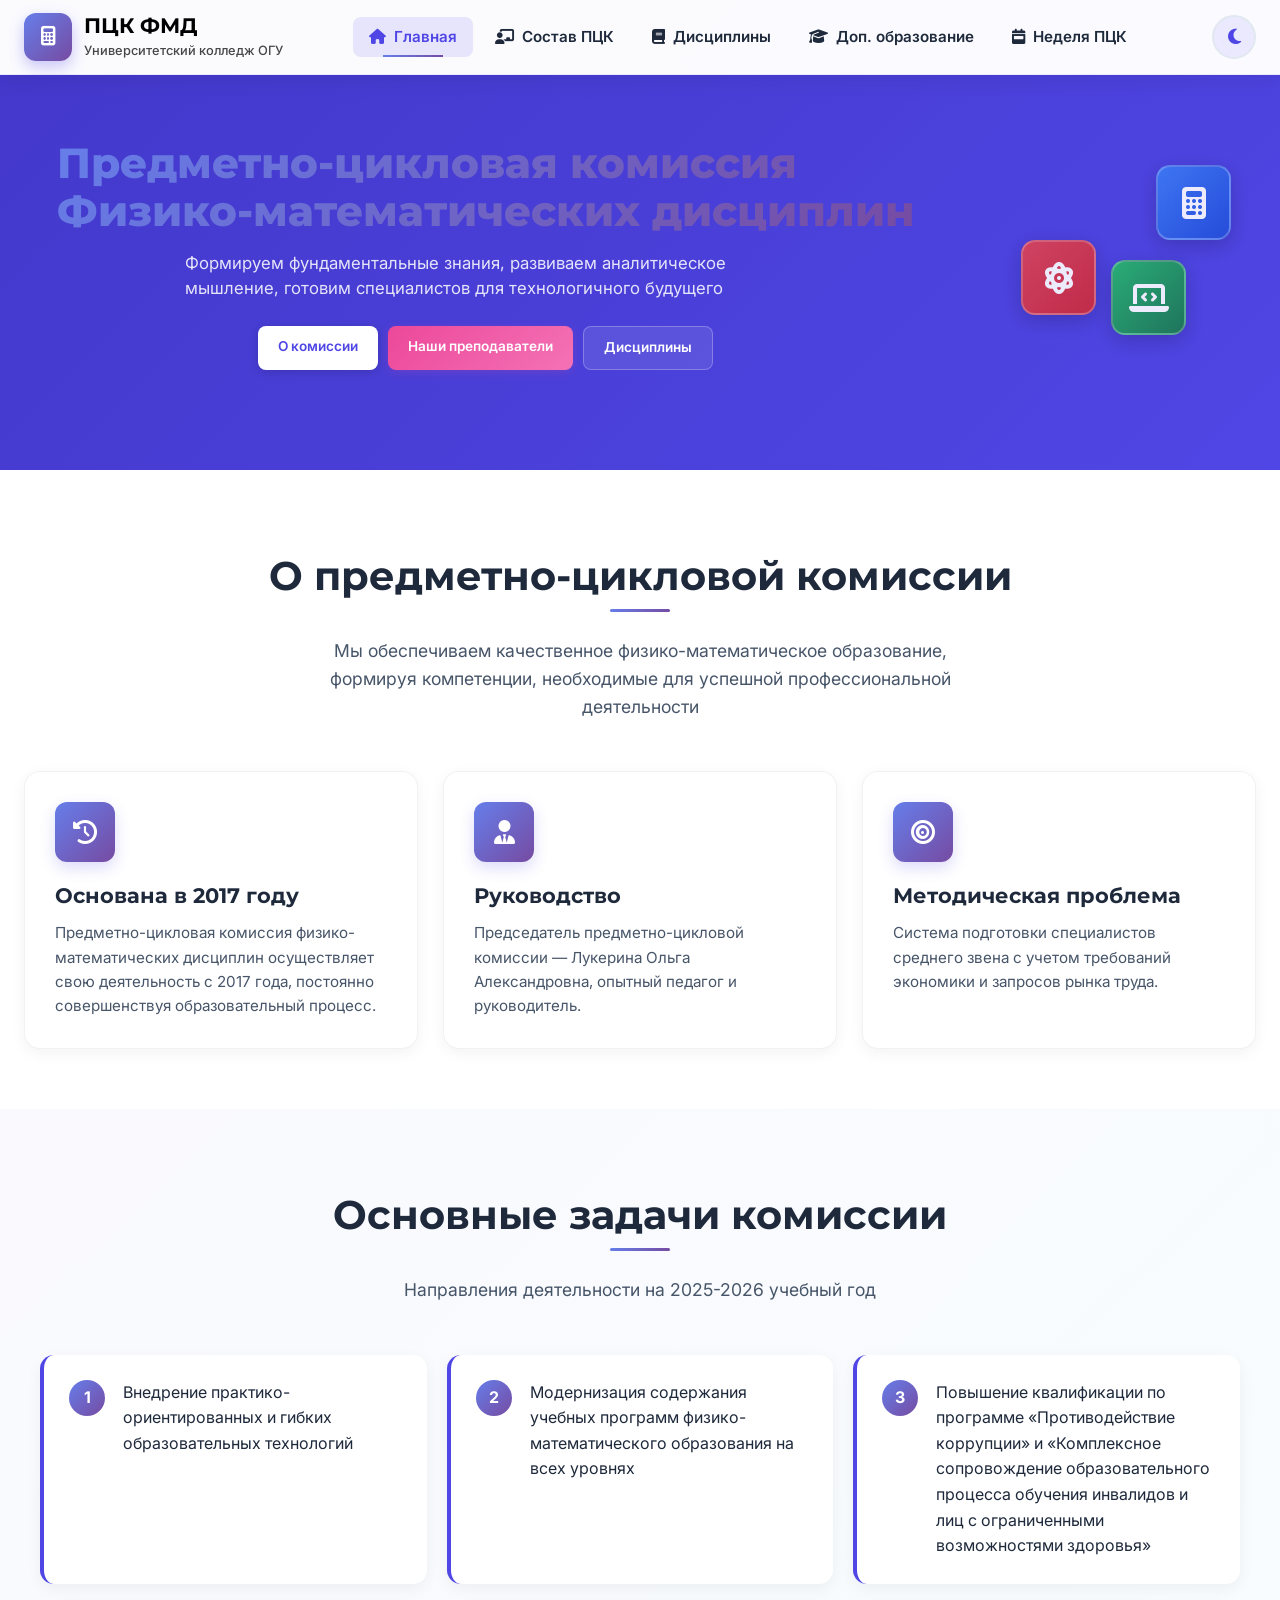
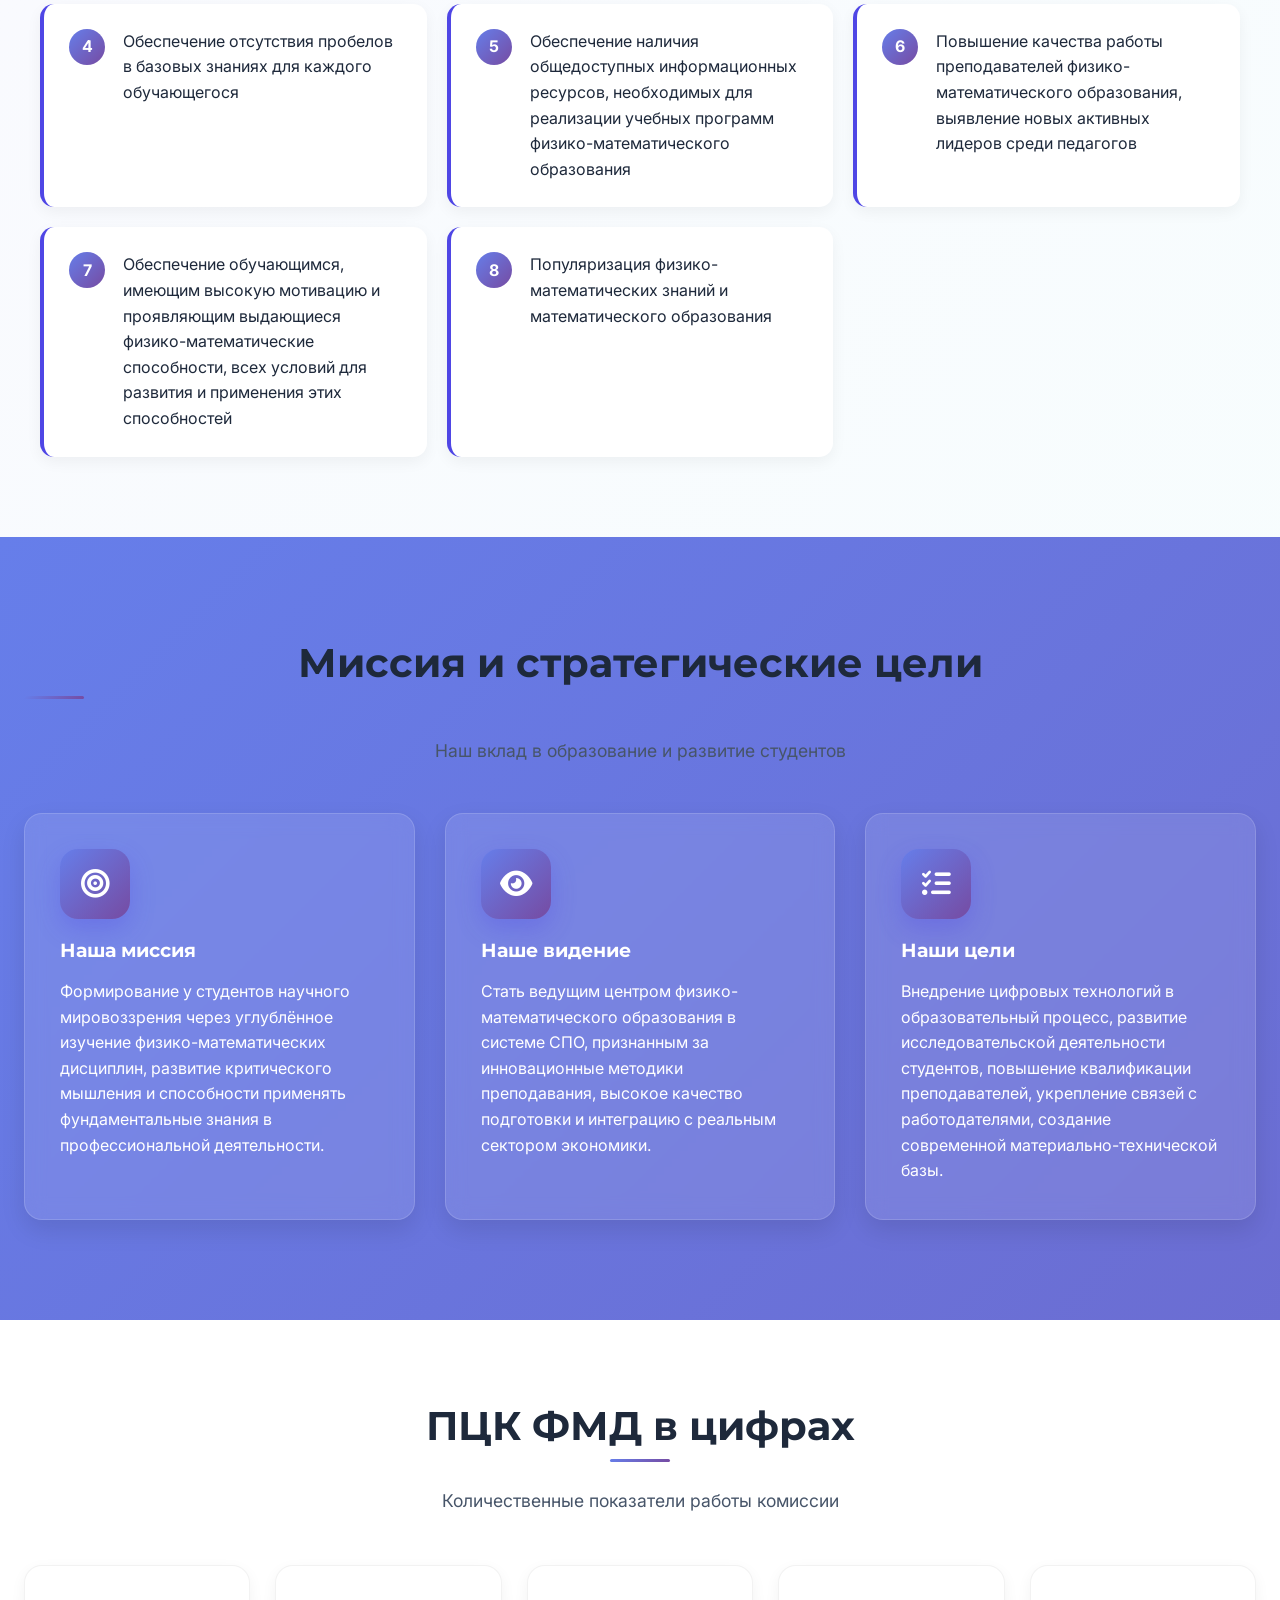
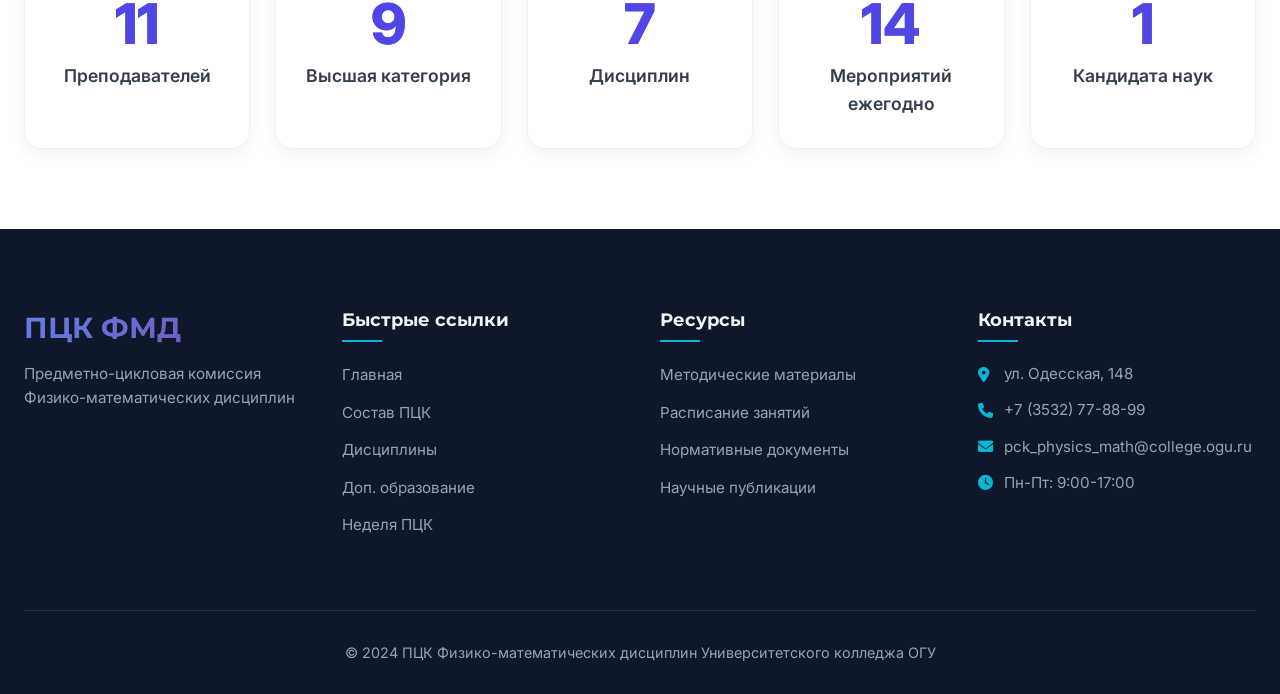
<file: index.html>
<!DOCTYPE html>
<html lang="ru">
<head>
    <meta charset="UTF-8">
    <meta name="viewport" content="width=device-width, initial-scale=1.0, maximum-scale=1.0, user-scalable=no">
    <meta http-equiv="X-UA-Compatible" content="IE=edge">
    <title>Предметно-цикловая комиссия ФМД | Университетский колледж ОГУ</title>
    <link rel="stylesheet" href="css/style.css">
    <link rel="stylesheet" href="css/responsive.css">
    <link rel="stylesheet" href="css/browser-fix.css">
    <link rel="preconnect" href="https://fonts.googleapis.com">
    <link rel="preconnect" href="https://fonts.gstatic.com" crossorigin>
    <link href="https://fonts.googleapis.com/css2?family=Inter:wght@300;400;500;600;700&family=Montserrat:wght@400;500;600;700&display=swap" rel="stylesheet">
    <link rel="stylesheet" href="https://cdnjs.cloudflare.com/ajax/libs/font-awesome/6.4.0/css/all.min.css">
<style>
/* КОМПАКТНЫЙ ГЕРОЙ С ТЕКСТОМ В ОДИН РЯД */
    
    .hero {
        padding: 140px 0 100px;
        background: linear-gradient(135deg, var(--primary-dark) 0%, var(--primary) 100%);
        position: relative;
        overflow: hidden;
    }
    
    .hero .container {
        display: flex;
        align-items: flex-start;
        justify-content: space-between;
        gap: 40px;
        max-width: 1400px;
    }
    
    .hero-content {
        flex: 1;
        text-align: left;
        position: relative;
        z-index: 2;
        display: flex;
        flex-direction: column;
        gap: 15px;
        margin-left: 0;
        padding-right: 30px;
    }
    
    .hero-title {
        font-size: 2.6rem;
        line-height: 1.15;
        margin: 0;
        color: white;
        font-weight: 800;
    }
    
    .hero-subtitle {
        font-size: 1.05rem;
        margin: 0;
        color: rgba(255, 255, 255, 0.9);
        line-height: 1.5;
        max-width: 600px;
        font-weight: 400;
    }
    
    .hero-cta {
        margin-top: 5px;
    }
    
    .hero-btns {
        display: flex;
        gap: 10px;
        flex-wrap: wrap;
        margin-top: 5px;
    }
    
    /* Компактные кнопки */
    .btn-primary, .btn-teachers, .btn-secondary {
        padding: 10px 20px;
        font-weight: 600;
        font-size: 0.85rem;
        border-radius: 8px;
        transition: all 0.2s ease;
        text-decoration: none;
        display: inline-block;
        text-align: center;
        border: none;
        cursor: pointer;
    }
    
    .btn-primary {
        background: white;
        color: var(--primary);
        box-shadow: 0 2px 10px rgba(0, 0, 0, 0.15);
    }
    
    .btn-primary:hover {
        transform: translateY(-1px);
        box-shadow: 0 4px 15px rgba(0, 0, 0, 0.2);
    }
    
    .btn-teachers {
        background: linear-gradient(135deg, #ec4899, #f472b6);
        color: white;
        box-shadow: 0 2px 10px rgba(236, 72, 153, 0.2);
    }
    
    .btn-teachers:hover {
        transform: translateY(-1px);
        box-shadow: 0 4px 15px rgba(236, 72, 153, 0.3);
    }
    
    .btn-secondary {
        background: rgba(255, 255, 255, 0.1);
        color: white;
        border: 1px solid rgba(255, 255, 255, 0.25);
    }
    
    .btn-secondary:hover {
        background: rgba(255, 255, 255, 0.2);
        transform: translateY(-1px);
    }
    
    /* Треугольное расположение иконок */
    .hero-animated-elements {
        position: relative;
        width: 240px;
        height: 200px;
        flex-shrink: 0;
        margin-top: 10px;
    }
    
    .hero-element {
        position: absolute;
        width: 75px;
        height: 75px;
        background: rgba(255, 255, 255, 0.15);
        backdrop-filter: blur(10px);
        border-radius: 14px;
        display: flex;
        align-items: center;
        justify-content: center;
        color: white;
        font-size: 2rem;
        box-shadow: 0 6px 20px rgba(0, 0, 0, 0.2);
        border: 2px solid rgba(255, 255, 255, 0.25);
        animation: subtle-float 6s ease-in-out infinite;
        opacity: 0.9;
        transition: all 0.3s ease;
    }
    
    @keyframes subtle-float {
        0%, 100% {
            transform: translateY(0) rotate(0deg);
        }
        50% {
            transform: translateY(-8px) rotate(3deg);
        }
    }
    
    /* Треугольное расположение */
    .hero-element.math-logo {
        top: 15px;
        right: 25px;
        animation-delay: 0s;
        background: linear-gradient(135deg, rgba(59, 130, 246, 0.9), rgba(29, 78, 216, 0.9));
    }
    
    .hero-element.physics-logo {
        bottom: 35px;
        left: 5px;
        animation-delay: 1s;
        background: linear-gradient(135deg, rgba(239, 68, 68, 0.9), rgba(220, 38, 38, 0.9));
    }
    
    .hero-element.informatics-logo {
        bottom: 15px;
        right: 70px;
        animation-delay: 2s;
        background: linear-gradient(135deg, rgba(34, 197, 94, 0.9), rgba(21, 128, 61, 0.9));
    }
    
    .hero-element:hover {
        transform: scale(1.08);
        box-shadow: 0 12px 25px rgba(0, 0, 0, 0.3);
    }
    
    /* Секция о комиссии */
    .commission-section {
        padding: 80px 0 60px;
        background: var(--bg-light);
    }
    
    .commission-header {
        text-align: center;
        margin-bottom: 50px;
    }
    
    .commission-header h2 {
        font-size: 2.5rem;
        color: var(--text-light);
        margin-bottom: 15px;
        position: relative;
        display: inline-block;
    }
    
    .commission-header h2::after {
        content: '';
        position: absolute;
        bottom: -10px;
        left: 50%;
        transform: translateX(-50%);
        width: 60px;
        height: 3px;
        background: var(--bg-gradient);
        border-radius: 2px;
    }
    
    .commission-header .subtitle {
        font-size: 1.1rem;
        color: var(--text-muted-light);
        max-width: 700px;
        margin: 20px auto 0;
        line-height: 1.6;
    }
    
    .commission-cards {
        display: grid;
        grid-template-columns: repeat(auto-fit, minmax(300px, 1fr));
        gap: 25px;
    }
    
    .commission-card {
        background: var(--bg-card-light);
        border-radius: 16px;
        padding: 30px;
        border: 1px solid rgba(0, 0, 0, 0.05);
        transition: all 0.25s ease;
        box-shadow: 0 4px 15px rgba(0, 0, 0, 0.05);
    }
    
    .commission-card:hover {
        transform: translateY(-5px);
        box-shadow: 0 10px 25px rgba(0, 0, 0, 0.1);
        border-color: var(--primary);
    }
    
    .commission-card .icon {
        width: 60px;
        height: 60px;
        background: var(--bg-gradient);
        border-radius: 12px;
        display: flex;
        align-items: center;
        justify-content: center;
        margin-bottom: 20px;
        color: white;
        font-size: 1.5rem;
        box-shadow: 0 6px 15px rgba(79, 70, 229, 0.2);
    }
    
    .commission-card h3 {
        font-size: 1.3rem;
        color: var(--text-light);
        margin-bottom: 12px;
        font-weight: 700;
    }
    
    .commission-card p {
        color: var(--text-muted-light);
        line-height: 1.6;
        margin: 0;
        font-size: 0.95rem;
    }
    
    /* Задачи комиссии */
    .tasks-section {
        padding: 80px 0;
        background: linear-gradient(135deg, rgba(79, 70, 229, 0.03), rgba(6, 182, 212, 0.03));
    }
    
    .tasks-grid {
        display: grid;
        grid-template-columns: repeat(auto-fit, minmax(350px, 1fr));
        gap: 20px;
        max-width: 1200px;
        margin: 0 auto;
    }
    
    .task-item {
        background: var(--bg-card-light);
        border-radius: 14px;
        padding: 25px;
        border-left: 4px solid var(--primary);
        box-shadow: 0 5px 15px rgba(0, 0, 0, 0.05);
        display: flex;
        align-items: flex-start;
        gap: 18px;
        transition: all 0.25s ease;
    }
    
    .task-item:hover {
        transform: translateX(5px);
        box-shadow: 0 10px 25px rgba(0, 0, 0, 0.1);
    }
    
    .task-number {
        background: var(--bg-gradient);
        color: white;
        width: 36px;
        height: 36px;
        border-radius: 50%;
        display: flex;
        align-items: center;
        justify-content: center;
        font-weight: 700;
        flex-shrink: 0;
        font-size: 1rem;
    }
    
    .task-text {
        color: var(--text-light);
        line-height: 1.6;
        margin: 0;
        font-size: 1rem;
    }
    
    /* Миссия и цели */
    .mission-section {
        padding: 100px 0;
        background: var(--bg-gradient);
        color: white;
        position: relative;
        overflow: hidden;
        animation: gradientShift 15s ease infinite;
        background-size: 300% 300%;
    }
    
    .mission-cards {
        display: grid;
        grid-template-columns: repeat(auto-fit, minmax(300px, 1fr));
        gap: 30px;
    }
    
    .mission-card {
        background: rgba(255, 255, 255, 0.1);
        backdrop-filter: blur(10px);
        border-radius: 18px;
        padding: 35px;
        border: 1px solid rgba(255, 255, 255, 0.15);
        transition: all 0.3s ease;
    }
    
    .mission-card:hover {
        background: rgba(255, 255, 255, 0.15);
        transform: translateY(-8px);
        border-color: rgba(255, 255, 255, 0.25);
    }
    
    /* Статистика */
    .stats-section {
        padding: 80px 0;
        background: var(--bg-light);
    }
    
    .stats-grid {
        display: grid;
        grid-template-columns: repeat(auto-fit, minmax(180px, 1fr));
        gap: 25px;
        text-align: center;
    }
    
    .stat-item {
        padding: 30px 20px;
        background: var(--bg-card-light);
        border-radius: 18px;
        border: 1px solid rgba(0, 0, 0, 0.05);
        transition: all 0.3s ease;
        box-shadow: 0 5px 15px rgba(0, 0, 0, 0.05);
    }
    
    .stat-item:hover {
        transform: translateY(-8px);
        box-shadow: 0 15px 30px rgba(0, 0, 0, 0.1);
        border-color: var(--primary);
    }
    
    .stat-number {
        font-size: 3rem;
        font-weight: 800;
        margin-bottom: 10px;
        color: var(--primary);
        display: block;
        line-height: 1;
    }
    
    .stat-label {
        font-size: 1.1rem;
        color: var(--text-light);
        font-weight: 600;
    }
    
    /* Адаптивность */
    @media (max-width: 1100px) {
        .hero .container {
            gap: 30px;
        }
        
        .hero-title {
            font-size: 2.3rem;
        }
        
        .hero-subtitle {
            font-size: 1rem;
        }
        
        .hero-animated-elements {
            width: 200px;
            height: 170px;
        }
        
        .hero-element {
            width: 65px;
            height: 65px;
            font-size: 1.7rem;
        }
        
        .hero-element.math-logo {
            top: 15px;
            right: 15px;
        }
        
        .hero-element.physics-logo {
            bottom: 30px;
            left: 5px;
        }
        
        .hero-element.informatics-logo {
            bottom: 10px;
            right: 50px;
        }
    }
    
    @media (max-width: 900px) {
        .hero {
            padding: 120px 0 80px;
        }
        
        .hero .container {
            flex-direction: column;
            text-align: center;
            gap: 40px;
        }
        
        .hero-content {
            text-align: center;
            padding-right: 0;
            align-items: center;
        }
        
        .hero-subtitle {
            margin: 0 auto;
        }
        
        .hero-btns {
            justify-content: center;
        }
        
        .hero-animated-elements {
            width: 280px;
            height: 140px;
        }
        
        /* Горизонтальное расположение иконок на планшетах */
        .hero-element {
            position: relative;
            display: inline-block;
            margin: 0 12px;
            top: 0;
            left: 0;
            right: 0;
            bottom: 0;
        }
        
        .hero-element.math-logo,
        .hero-element.physics-logo,
        .hero-element.informatics-logo {
            position: relative;
            display: inline-block;
            top: 0;
            left: 0;
            right: 0;
            bottom: 0;
            margin: 0 12px;
        }
    }
    
    @media (max-width: 768px) {
        .hero-title {
            font-size: 2rem;
        }
        
        .hero-subtitle {
            font-size: 0.95rem;
        }
        
        .hero-btns {
            flex-direction: column;
            align-items: center;
            gap: 8px;
        }
        
        .hero-btns .btn {
            width: 100%;
            max-width: 240px;
        }
        
        .commission-header h2 {
            font-size: 2rem;
        }
        
        .commission-cards,
        .tasks-grid,
        .mission-cards {
            grid-template-columns: 1fr;
        }
        
        .stats-grid {
            grid-template-columns: repeat(2, 1fr);
            gap: 20px;
        }
        
        .hero-animated-elements {
            width: 100%;
            height: auto;
            display: flex;
            justify-content: center;
            gap: 15px;
        }
        
        .hero-element {
            width: 55px;
            height: 55px;
            font-size: 1.4rem;
            margin: 0;
        }
    }
    
    @media (max-width: 480px) {
        .hero {
            padding: 100px 0 60px;
        }
        
        .hero-title {
            font-size: 1.8rem;
            line-height: 1.3;
        }
        
        .hero-subtitle {
            font-size: 0.9rem;
        }
        
        .hero-element {
            width: 50px;
            height: 50px;
            font-size: 1.2rem;
        }
        
        .commission-header h2 {
            font-size: 1.8rem;
        }
        
        .commission-card {
            padding: 25px 20px;
        }
        
        .stats-grid {
            grid-template-columns: 1fr;
        }
    }

    /* ФИКС ЛОГОТИПА */
.header .logo .logo-text h1,
.header .logo-text h1,
.logo-text h1 {
    color: #000000 !important;
    -webkit-text-fill-color: #000000 !important;
    background: none !important;
    background-image: none !important;
    text-shadow: none !important;
    font-weight: 700 !important;
}

.header .logo .logo-text p,
.header .logo-text p,
.logo-text p {
    color: #333333 !important;
    font-weight: 500 !important;
    opacity: 0.9 !important;
}

[data-theme="dark"] .header .logo .logo-text h1,
[data-theme="dark"] .header .logo-text h1,
[data-theme="dark"] .logo-text h1 {
    color: #FFFFFF !important;
    -webkit-text-fill-color: #FFFFFF !important;
}

[data-theme="dark"] .header .logo .logo-text p,
[data-theme="dark"] .header .logo-text p,
[data-theme="dark"] .logo-text p {
    color: #CCCCCC !important;
}
</style>
</head>
<body>
    <!-- Шапка -->
    <header class="header">
        <div class="container">
            <div class="header-wrapper">
                <a href="index.html" class="logo">
                    <div class="logo-icon">
                        <i class="fas fa-calculator"></i>
                    </div>
                    <div class="logo-text">
                        <h1>ПЦК ФМД</h1>
                        <p>Университетский колледж ОГУ</p>
                    </div>
                </a>
                
                <nav class="nav">
                    <ul class="nav-list">
                        <li><a href="index.html" class="active"><i class="fas fa-home"></i> Главная</a></li>
                        <li><a href="staff.html"><i class="fas fa-chalkboard-teacher"></i> Состав ПЦК</a></li>
                        <li><a href="disciplines.html"><i class="fas fa-book"></i> Дисциплины</a></li>
                        <li><a href="additional-edu.html"><i class="fas fa-graduation-cap"></i> Доп. образование</a></li>
                        <li><a href="week.html"><i class="fas fa-calendar-week"></i> Неделя ПЦК</a></li>
                    </ul>
                </nav>
                
                <div class="header-controls">
                    <button class="theme-toggle" id="themeToggle" aria-label="Переключить тему">
                        <i class="fas fa-moon"></i>
                    </button>
                    <button class="mobile-menu-btn">
                        <span></span>
                        <span></span>
                        <span></span>
                    </button>
                </div>
            </div>
        </div>
    </header>

    <!-- Компактная герой секция -->
    <section class="hero">
        <div class="container">
            <div class="hero-content">
                <h1 class="hero-title">Предметно-цикловая комиссия<br>Физико-математических дисциплин</h1>
                <p class="hero-subtitle">Формируем фундаментальные знания, развиваем аналитическое мышление, готовим специалистов для технологичного будущего</p>
                <div class="hero-cta">
                    <div class="hero-btns">
                        <a href="#commission" class="btn btn-primary">О комиссии</a>
                        <a href="staff.html" class="btn btn-teachers">Наши преподаватели</a>
                        <a href="disciplines.html" class="btn btn-secondary">Дисциплины</a>
                    </div>
                </div>
            </div>
            
            <!-- Треугольное расположение иконок -->
            <div class="hero-animated-elements">
                <div class="hero-element math-logo">
                    <i class="fas fa-calculator"></i>
                </div>
                <div class="hero-element physics-logo">
                    <i class="fas fa-atom"></i>
                </div>
                <div class="hero-element informatics-logo">
                    <i class="fas fa-laptop-code"></i>
                </div>
            </div>
        </div>
    </section>

    <!-- Информация о комиссии -->
    <section id="commission" class="commission-section">
        <div class="container">
            <div class="commission-header">
                <h2>О предметно-цикловой комиссии</h2>
                <p class="subtitle">Мы обеспечиваем качественное физико-математическое образование, формируя компетенции, необходимые для успешной профессиональной деятельности</p>
            </div>
            
            <div class="commission-cards">
                <div class="commission-card">
                    <div class="icon">
                        <i class="fas fa-history"></i>
                    </div>
                    <h3>Основана в 2017 году</h3>
                    <p>Предметно-цикловая комиссия физико-математических дисциплин осуществляет свою деятельность с 2017 года, постоянно совершенствуя образовательный процесс.</p>
                </div>
                
                <div class="commission-card">
                    <div class="icon">
                        <i class="fas fa-user-tie"></i>
                    </div>
                    <h3>Руководство</h3>
                    <p>Председатель предметно-цикловой комиссии — Лукерина Ольга Александровна, опытный педагог и руководитель.</p>
                </div>
                
                <div class="commission-card">
                    <div class="icon">
                        <i class="fas fa-bullseye"></i>
                    </div>
                    <h3>Методическая проблема</h3>
                    <p>Система подготовки специалистов среднего звена с учетом требований экономики и запросов рынка труда.</p>
                </div>
            </div>
        </div>
    </section>

    <!-- Задачи комиссии -->
    <section class="tasks-section">
        <div class="container">
            <div class="commission-header">
                <h2>Основные задачи комиссии</h2>
                <p class="subtitle">Направления деятельности на 2025-2026 учебный год</p>
            </div>
            
            <div class="tasks-grid">
                <div class="task-item">
                    <div class="task-number">1</div>
                    <p class="task-text">Внедрение практико-ориентированных и гибких образовательных технологий</p>
                </div>
                
                <div class="task-item">
                    <div class="task-number">2</div>
                    <p class="task-text">Модернизация содержания учебных программ физико-математического образования на всех уровнях</p>
                </div>
                
                <div class="task-item">
                    <div class="task-number">3</div>
                    <p class="task-text">Повышение квалификации по программе «Противодействие коррупции» и «Комплексное сопровождение образовательного процесса обучения инвалидов и лиц с ограниченными возможностями здоровья»</p>
                </div>
                
                <div class="task-item">
                    <div class="task-number">4</div>
                    <p class="task-text">Обеспечение отсутствия пробелов в базовых знаниях для каждого обучающегося</p>
                </div>
                
                <div class="task-item">
                    <div class="task-number">5</div>
                    <p class="task-text">Обеспечение наличия общедоступных информационных ресурсов, необходимых для реализации учебных программ физико-математического образования</p>
                </div>
                
                <div class="task-item">
                    <div class="task-number">6</div>
                    <p class="task-text">Повышение качества работы преподавателей физико-математического образования, выявление новых активных лидеров среди педагогов</p>
                </div>
                
                <div class="task-item">
                    <div class="task-number">7</div>
                    <p class="task-text">Обеспечение обучающимся, имеющим высокую мотивацию и проявляющим выдающиеся физико-математические способности, всех условий для развития и применения этих способностей</p>
                </div>
                
                <div class="task-item">
                    <div class="task-number">8</div>
                    <p class="task-text">Популяризация физико-математических знаний и математического образования</p>
                </div>
            </div>
        </div>
    </section>

    <!-- Миссия и цели -->
    <section class="mission-section">
        <div class="container">
            <h2 class="section-title">Миссия и стратегические цели</h2>
            <p class="section-subtitle">Наш вклад в образование и развитие студентов</p>
            
            <div class="mission-cards">
                <div class="mission-card">
                    <div class="mission-icon">
                        <i class="fas fa-bullseye"></i>
                    </div>
                    <h3>Наша миссия</h3>
                    <p>Формирование у студентов научного мировоззрения через углублённое изучение физико-математических дисциплин, развитие критического мышления и способности применять фундаментальные знания в профессиональной деятельности.</p>
                </div>
                
                <div class="mission-card">
                    <div class="mission-icon">
                        <i class="fas fa-eye"></i>
                    </div>
                    <h3>Наше видение</h3>
                    <p>Стать ведущим центром физико-математического образования в системе СПО, признанным за инновационные методики преподавания, высокое качество подготовки и интеграцию с реальным сектором экономики.</p>
                </div>
                
                <div class="mission-card">
                    <div class="mission-icon">
                        <i class="fas fa-tasks"></i>
                    </div>
                    <h3>Наши цели</h3>
                    <p>Внедрение цифровых технологий в образовательный процесс, развитие исследовательской деятельности студентов, повышение квалификации преподавателей, укрепление связей с работодателями, создание современной материально-технической базы.</p>
                </div>
            </div>
        </div>
    </section>

    <!-- Статистика -->
    <section class="stats-section">
        <div class="container">
            <div class="commission-header">
                <h2>ПЦК ФМД в цифрах</h2>
                <p class="subtitle">Количественные показатели работы комиссии</p>
            </div>
            
            <div class="stats-grid">
                <div class="stat-item">
                    <div class="stat-number" data-count="19">0</div>
                    <div class="stat-label">Преподавателей</div>
                </div>
                <div class="stat-item">
                    <div class="stat-number" data-count="16">0</div>
                    <div class="stat-label">Высшая категория</div>
                </div>
                <div class="stat-item">
                    <div class="stat-number" data-count="12">0</div>
                    <div class="stat-label">Дисциплин</div>
                </div>
                <div class="stat-item">
                    <div class="stat-number" data-count="25">0</div>
                    <div class="stat-label">Мероприятий ежегодно</div>
                </div>
                <div class="stat-item">
                    <div class="stat-number" data-count="2">0</div>
                    <div class="stat-label">Кандидата наук</div>
                </div>
            </div>
        </div>
    </section>

    <!-- Футер -->
    <footer class="footer">
        <div class="container">
            <div class="footer-grid">
                <div class="footer-col">
                    <div class="footer-logo">
                        <h3>ПЦК ФМД</h3>
                        <p>Предметно-цикловая комиссия<br>Физико-математических дисциплин</p>
                    </div>
                </div>
                
                <div class="footer-col">
                    <h4>Быстрые ссылки</h4>
                    <ul class="footer-links">
                        <li><a href="index.html">Главная</a></li>
                        <li><a href="staff.html">Состав ПЦК</a></li>
                        <li><a href="disciplines.html">Дисциплины</a></li>
                        <li><a href="additional-edu.html">Доп. образование</a></li>
                        <li><a href="week.html">Неделя ПЦК</a></li>
                    </ul>
                </div>
                
                <div class="footer-col">
                    <h4>Ресурсы</h4>
                    <ul class="footer-links">
                        <li><a href="#">Методические материалы</a></li>
                        <li><a href="#">Расписание занятий</a></li>
                        <li><a href="#">Нормативные документы</a></li>
                        <li><a href="#">Научные публикации</a></li>
                    </ul>
                </div>
                
                <div class="footer-col">
                    <h4>Контакты</h4>
                    <p><i class="fas fa-map-marker-alt"></i> ул. Одесская, 148</p>
                    <p><i class="fas fa-phone"></i> +7 (3532) 77-88-99</p>
                    <p><i class="fas fa-envelope"></i> pck_physics_math@college.ogu.ru</p>
                    <p><i class="fas fa-clock"></i> Пн-Пт: 9:00-17:00</p>
                </div>
            </div>
            
            <div class="footer-bottom">
                <p>&copy; 2024 ПЦК Физико-математических дисциплин Университетского колледжа ОГУ</p>
            </div>
        </div>
    </footer>

    <script src="js/script.js"></script>
    <script>
        // Счетчик статистики
        function animateCounter(element, start, end, duration) {
            let startTime = null;
            const step = (timestamp) => {
                if (!startTime) startTime = timestamp;
                const progress = Math.min((timestamp - startTime) / duration, 1);
                const value = Math.floor(progress * (end - start) + start);
                element.textContent = value;
                
                if (progress < 1) {
                    window.requestAnimationFrame(step);
                } else if (element.dataset.count && element.dataset.count.includes('+')) {
                    element.textContent = end + '+';
                }
            };
            window.requestAnimationFrame(step);
        }

        // Запуск счетчиков при скролле
        const observer = new IntersectionObserver((entries) => {
            entries.forEach(entry => {
                if (entry.isIntersecting) {
                    const countElement = entry.target;
                    const count = countElement.dataset.count;
                    
                    if (count && !countElement.classList.contains('animated')) {
                        let target = parseInt(count);
                        animateCounter(countElement, 0, target, 1200);
                        countElement.classList.add('animated');
                    }
                }
            });
        }, { threshold: 0.3 });

        // Наблюдаем за всеми элементами статистики
        document.addEventListener('DOMContentLoaded', function() {
            const statNumbers = document.querySelectorAll('.stat-number[data-count]');
            statNumbers.forEach(stat => {
                observer.observe(stat);
            });
            
            // Плавное появление элементов при загрузке
            setTimeout(() => {
                document.querySelectorAll('.commission-card, .task-item, .mission-card').forEach((el, index) => {
                    setTimeout(() => {
                        el.style.opacity = '1';
                        el.style.transform = 'translateY(0)';
                    }, index * 80);
                });
            }, 300);
        });

        // Устанавливаем начальные стили для анимации
        document.addEventListener('DOMContentLoaded', function() {
            document.querySelectorAll('.commission-card, .task-item, .mission-card').forEach(el => {
                el.style.opacity = '0';
                el.style.transform = 'translateY(15px)';
                el.style.transition = 'opacity 0.4s ease, transform 0.4s ease';
            });
            
            // Плавная прокрутка для якорных ссылок
            document.querySelectorAll('a[href^="#"]').forEach(anchor => {
                anchor.addEventListener('click', function(e) {
                    e.preventDefault();
                    
                    const targetId = this.getAttribute('href');
                    if (targetId === '#') return;
                    
                    const targetElement = document.querySelector(targetId);
                    if (targetElement) {
                        window.scrollTo({
                            top: targetElement.offsetTop - 80,
                            behavior: 'smooth'
                        });
                    }
                });
            });
        });
    </script>
</body>
</html>
</file>
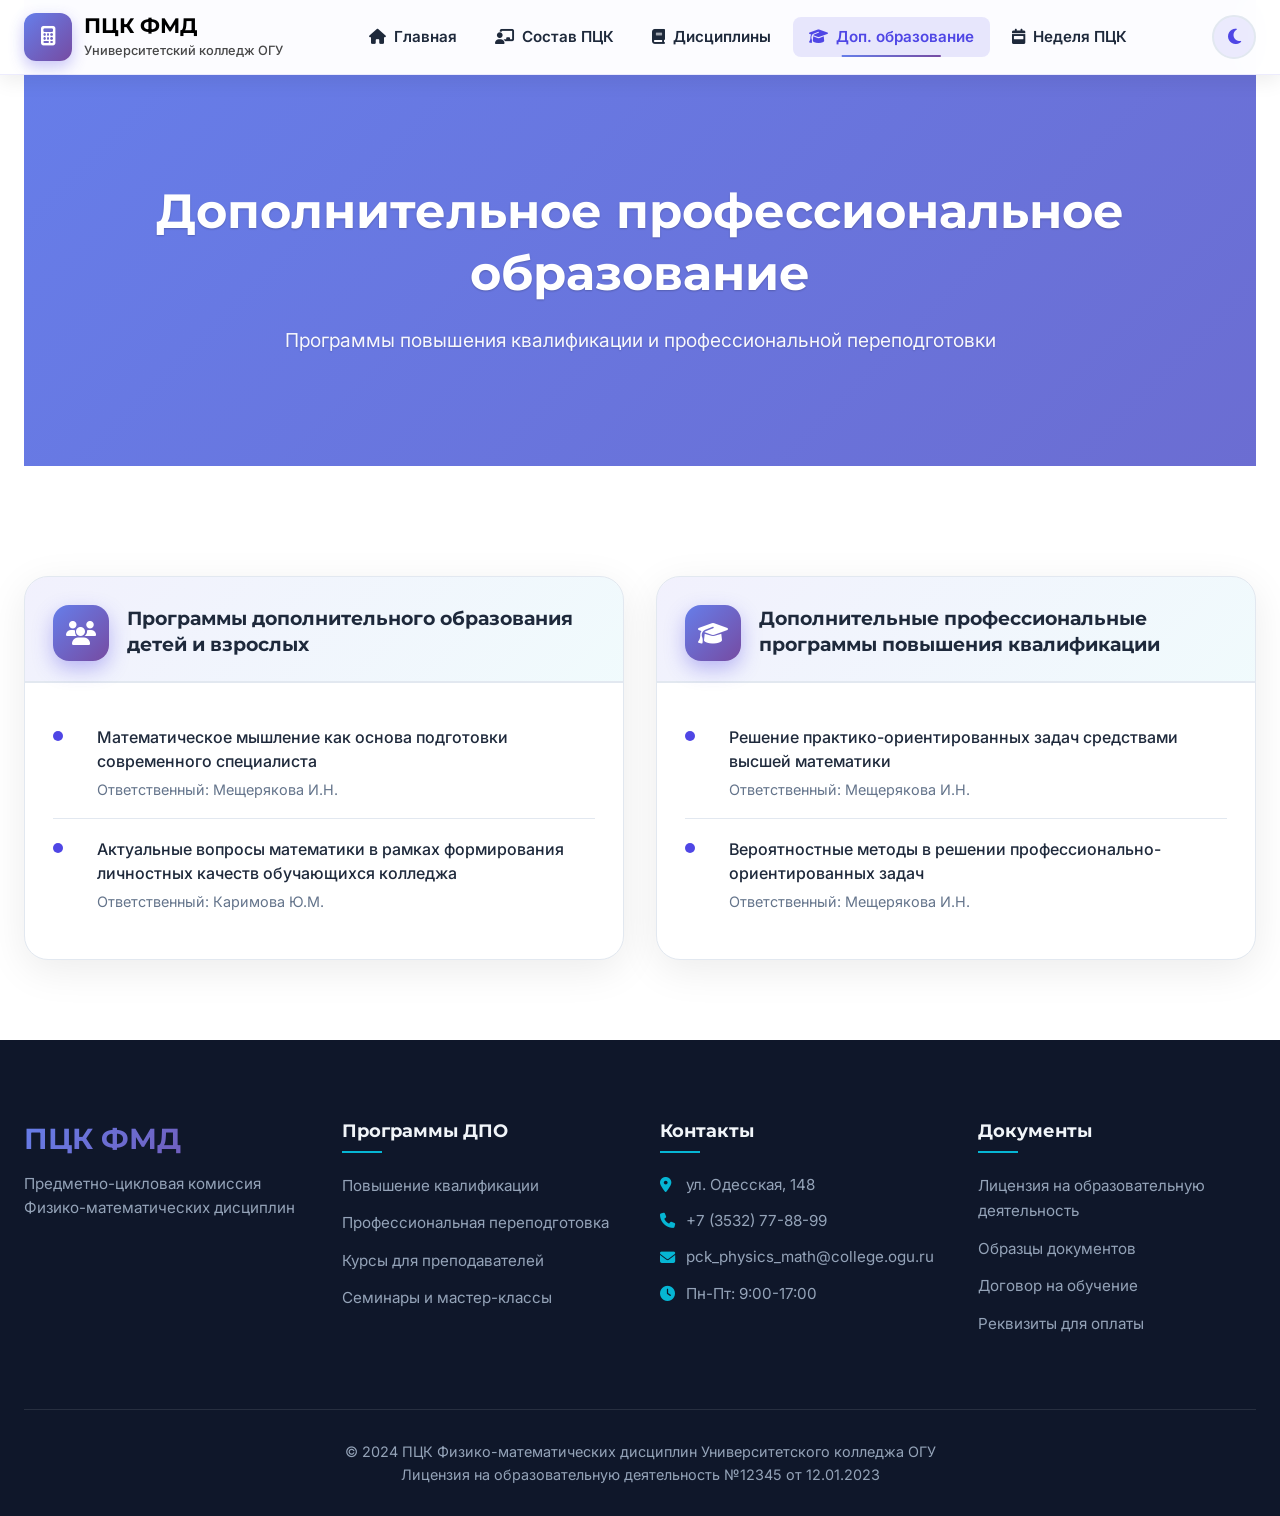
<file: additional-edu.html>
<!DOCTYPE html>
<html lang="ru">
<head>
    <meta charset="UTF-8">
    <meta name="viewport" content="width=device-width, initial-scale=1.0, maximum-scale=1.0, user-scalable=no">
    <meta http-equiv="X-UA-Compatible" content="IE=edge">
    <title>Дополнительное образование | ПЦК Физико-математических дисциплин</title>
    <link rel="stylesheet" href="css/style.css">
    <link rel="stylesheet" href="css/table.css">
    <link rel="stylesheet" href="css/responsive.css">
    <link rel="stylesheet" href="css/browser-fix.css">
    <link rel="preconnect" href="https://fonts.googleapis.com">
    <link rel="preconnect" href="https://fonts.gstatic.com" crossorigin>
    <link href="https://fonts.googleapis.com/css2?family=Inter:wght@300;400;500;600;700&family=Montserrat:wght@400;500;600;700&display=swap" rel="stylesheet">
    <link rel="stylesheet" href="https://cdnjs.cloudflare.com/ajax/libs/font-awesome/6.4.0/css/all.min.css">
</head>
<style>
    /* УЛУЧШЕННЫЙ СТИЛЬ ДЛЯ СТРАНИЦЫ ДОПОЛНИТЕЛЬНОГО ОБРАЗОВАНИЯ */
    
    /* Введение */
    .intro-section {
        padding: 60px 0;
    }
    
    .intro-content h2 {
        font-size: 2.5rem;
        margin-bottom: 25px;
        color: var(--text-light);
    }
    
    .intro-content > p {
        color: var(--text-muted-light);
        font-size: 1.1rem;
        line-height: 1.7;
        margin-bottom: 40px;
        max-width: 800px;
    }
    
    .intro-features {
        display: grid;
        grid-template-columns: repeat(auto-fit, minmax(200px, 1fr));
        gap: 25px;
        margin-top: 50px;
    }
    
    .feature {
        display: flex;
        align-items: center;
        gap: 15px;
        padding: 20px;
        background: var(--bg-card-light);
        border-radius: 16px;
        border: 2px solid transparent;
        transition: all 0.3s ease;
    }
    
    .feature:hover {
        border-color: var(--primary);
        transform: translateY(-5px);
    }
    
    .feature i {
        color: var(--primary);
        font-size: 1.5rem;
        width: 40px;
        text-align: center;
    }
    
    .feature span {
        color: var(--text-light);
        font-weight: 600;
        font-size: 1rem;
    }
    
    /* Программы - обновленный дизайн */
    .programs-section {
        padding: 80px 0;
    }
    
    .programs-container {
        display: grid;
        grid-template-columns: repeat(auto-fit, minmax(350px, 1fr));
        gap: 40px;
    }
    
    .program-card {
        background: var(--bg-card-light);
        border-radius: 20px;
        overflow: hidden;
        border: 2px solid transparent;
        transition: all 0.4s ease;
        position: relative;
    }
    
    .program-card:hover {
        transform: translateY(-15px) scale(1.02);
        box-shadow: var(--shadow-xl);
        border-color: var(--primary);
    }
    
    .program-header {
        background: var(--bg-gradient);
        color: white;
        padding: 40px;
        text-align: center;
        position: relative;
        overflow: hidden;
    }
    
    .program-header::before {
        content: '';
        position: absolute;
        top: 0;
        left: 0;
        right: 0;
        bottom: 0;
        background: url('data:image/svg+xml,<svg xmlns="http://www.w3.org/2000/svg" viewBox="0 0 100 100" opacity="0.1"><circle cx="50" cy="50" r="40" fill="none" stroke="white" stroke-width="2"/></svg>');
        background-size: 250px;
        animation: float 20s linear infinite;
    }
    
    .program-header h3 {
        color: white;
        font-size: 1.6rem;
        margin-bottom: 20px;
        position: relative;
        z-index: 1;
    }
    
    .program-duration {
        font-size: 1.1rem;
        opacity: 0.9;
        position: relative;
        z-index: 1;
        font-weight: 500;
        background: rgba(255, 255, 255, 0.2);
        display: inline-block;
        padding: 8px 20px;
        border-radius: 25px;
        backdrop-filter: blur(10px);
    }
    
    .program-body {
        padding: 40px;
    }
    
    .program-body > p {
        color: var(--text-muted-light);
        font-size: 1.05rem;
        line-height: 1.7;
        margin-bottom: 30px;
    }
    
    .program-features {
        list-style: none;
        padding-left: 0;
        margin-bottom: 30px;
    }
    
    .program-features li {
        margin-bottom: 15px;
        padding-left: 35px;
        position: relative;
        font-size: 1.05rem;
        line-height: 1.6;
        color: var(--text-muted-light);
    }
    
    .program-features li::before {
        content: '✓';
        position: absolute;
        left: 0;
        color: var(--success);
        font-weight: bold;
        font-size: 1.2rem;
    }
    
    .program-audience {
        margin-top: 25px;
        padding-top: 25px;
        border-top: 1px solid var(--border-light);
        font-size: 1.05rem;
        color: var(--text-muted-light);
    }
    
    .program-audience strong {
        color: var(--primary);
    }
    
    /* Преимущества */
    .advantages-section {
        padding: 80px 0;
        background: linear-gradient(135deg, rgba(79, 70, 229, 0.03), rgba(6, 182, 212, 0.03));
        border-radius: 20px;
        margin: 60px 0;
    }
    
    .additional-info {
        display: grid;
        grid-template-columns: repeat(auto-fit, minmax(250px, 1fr));
        gap: 30px;
    }
    
    .info-card {
        background: var(--bg-card-light);
        border-radius: 20px;
        padding: 40px;
        border: 2px solid transparent;
        transition: all 0.4s ease;
        text-align: center;
    }
    
    .info-card:hover {
        transform: translateY(-10px) scale(1.02);
        box-shadow: var(--shadow-lg);
        border-color: var(--primary);
    }
    
    .advantage-icon {
        width: 80px;
        height: 80px;
        background: var(--bg-gradient);
        border-radius: 16px;
        display: flex;
        align-items: center;
        justify-content: center;
        color: white;
        font-size: 2rem;
        margin: 0 auto 25px;
        box-shadow: 0 10px 25px rgba(79, 70, 229, 0.3);
    }
    
    .info-card h3 {
        color: var(--text-light);
        margin-bottom: 20px;
        font-size: 1.4rem;
    }
    
    .info-card p {
        color: var(--text-muted-light);
        line-height: 1.7;
        margin: 0;
    }
    
    /* Процесс обучения - обновленный */
    .process-section {
        padding: 80px 0;
    }
    
    .participation-steps {
        display: grid;
        grid-template-columns: repeat(auto-fit, minmax(250px, 1fr));
        gap: 40px;
        margin-top: 60px;
    }
    
    .step {
        text-align: center;
        position: relative;
        padding: 30px;
        background: var(--bg-card-light);
        border-radius: 20px;
        border: 2px solid transparent;
        transition: all 0.3s ease;
    }
    
    .step:hover {
        transform: translateY(-10px);
        box-shadow: var(--shadow);
        border-color: var(--primary);
    }
    
    .step-number {
        width: 60px;
        height: 60px;
        background: var(--bg-gradient);
        color: white;
        border-radius: 50%;
        display: flex;
        align-items: center;
        justify-content: center;
        font-size: 1.8rem;
        font-weight: 700;
        margin: 0 auto 25px;
        box-shadow: 0 10px 25px rgba(79, 70, 229, 0.3);
    }
    
    .step h3 {
        color: var(--text-light);
        margin-bottom: 15px;
        font-size: 1.3rem;
    }
    
    .step p {
        color: var(--text-muted-light);
        line-height: 1.6;
        margin: 0;
    }
    
    /* Контакты - без карты */
    .contact-section {
        padding: 80px 0;
        background: var(--bg-light);
    }
    
    .contact-wrapper {
        display: grid;
        grid-template-columns: 1fr;
        gap: 60px;
    }
    
    .contact-info h3 {
        color: var(--text-light);
        margin-bottom: 40px;
        font-size: 2rem;
    }
    
    .contact-item {
        display: flex;
        gap: 20px;
        margin-bottom: 30px;
        align-items: flex-start;
    }
    
    .contact-icon {
        width: 60px;
        height: 60px;
        background: var(--bg-gradient);
        border-radius: 12px;
        display: flex;
        align-items: center;
        justify-content: center;
        color: white;
        font-size: 1.5rem;
        flex-shrink: 0;
        box-shadow: 0 10px 25px rgba(79, 70, 229, 0.3);
    }
    
    .contact-details h4 {
        color: var(--text-light);
        margin-bottom: 8px;
        font-size: 1.2rem;
    }
    
    .contact-details p {
        color: var(--text-muted-light);
        margin: 0;
        line-height: 1.6;
    }
    
    /* Убираем карту */
    .contact-map {
        display: none;
    }
    
    /* Адаптивность */
    @media (max-width: 768px) {
        .intro-features {
            grid-template-columns: repeat(2, 1fr);
        }
        
        .programs-container {
            grid-template-columns: 1fr;
        }
        
        .program-header,
        .program-body {
            padding: 30px;
        }
        
        .participation-steps {
            grid-template-columns: 1fr;
        }
        
        .step {
            padding: 25px;
        }
        
        .info-card {
            padding: 30px;
        }
    }
    
    @media (max-width: 576px) {
        .intro-features {
            grid-template-columns: 1fr;
        }
        
        .feature {
            padding: 15px;
        }
        
    .contact-item {
        flex-direction: column;
        text-align: center;
        align-items: center;
    }
}
    @media (max-width: 700px) {
        .dpo-cards {
            grid-template-columns: 1fr;
        }
        .dpo-card-header {
            flex-direction: column;
            text-align: center;
        }
        .dpo-card-icon {
            margin: 0 auto;
        }
    }
    
    /* Секция ДПО — обновлённый дизайн */
    .dpo-document-section {
        padding: 50px 0 80px;
    }
    .dpo-cards {
        display: grid;
        grid-template-columns: repeat(auto-fit, minmax(340px, 1fr));
        gap: 32px;
    }
    .dpo-card {
        background: var(--bg-card-light);
        border-radius: 24px;
        overflow: hidden;
        border: 1px solid var(--border-light);
        box-shadow: 0 10px 40px rgba(0, 0, 0, 0.08);
        transition: transform 0.3s ease, box-shadow 0.3s ease;
    }
    .dpo-card:hover {
        transform: translateY(-6px);
        box-shadow: 0 20px 50px rgba(79, 70, 229, 0.15);
    }
    .dpo-card-header {
        padding: 28px 28px 20px;
        background: linear-gradient(135deg, rgba(79, 70, 229, 0.08), rgba(6, 182, 212, 0.06));
        border-bottom: 2px solid var(--border-light);
        display: flex;
        align-items: flex-start;
        gap: 18px;
    }
    .dpo-card-icon {
        width: 56px;
        height: 56px;
        min-width: 56px;
        background: var(--bg-gradient);
        border-radius: 16px;
        display: flex;
        align-items: center;
        justify-content: center;
        color: white;
        font-size: 1.5rem;
        box-shadow: 0 8px 20px rgba(79, 70, 229, 0.35);
    }
    .dpo-card-header h3 {
        margin: 0;
        font-size: 1.2rem;
        line-height: 1.4;
        color: var(--text-light);
        font-weight: 700;
    }
    .dpo-list {
        list-style: none;
        padding: 24px 28px 28px;
        margin: 0;
    }
    .dpo-list li {
        position: relative;
        padding: 18px 0 18px 44px;
        margin: 0;
        border-bottom: 1px solid var(--border-light);
        line-height: 1.5;
    }
    .dpo-list li:last-child {
        border-bottom: none;
    }
    .dpo-list li::before {
        content: '';
        position: absolute;
        left: 0;
        top: 24px;
        width: 10px;
        height: 10px;
        background: var(--primary);
        border-radius: 50%;
    }
    .dpo-item-title {
        display: block;
        color: var(--text-light);
        font-weight: 500;
        margin-bottom: 6px;
    }
    .dpo-item-responsible {
        display: block;
        font-size: 0.9rem;
        color: var(--text-muted-light);
    }
    
    /* Тёмная тема — страница ДПО и весь контент */
    [data-theme="dark"] .dpo-card {
        background: #1e293b;
        border-color: #334155;
        box-shadow: 0 10px 40px rgba(0, 0, 0, 0.4);
    }
    [data-theme="dark"] .dpo-card-header {
        background: linear-gradient(135deg, rgba(99, 102, 241, 0.2), rgba(168, 85, 247, 0.1));
        border-bottom-color: #334155;
    }
    [data-theme="dark"] .dpo-card-header h3 {
        color: #f1f5f9 !important;
    }
    [data-theme="dark"] .dpo-item-title {
        color: #e2e8f0 !important;
    }
    [data-theme="dark"] .dpo-item-responsible {
        color: #94a3b8 !important;
    }
    [data-theme="dark"] .dpo-list li {
        border-bottom-color: #334155;
    }
</style>

<body>
    <!-- Шапка -->
    <header class="header">
        <div class="container">
            <div class="header-wrapper">
                <a href="index.html" class="logo">
                    <div class="logo-icon">
                        <i class="fas fa-calculator"></i>
                    </div>
                    <div class="logo-text">
                        <h1>ПЦК ФМД</h1>
                        <p>Университетский колледж ОГУ</p>
                    </div>
                </a>
                
                <nav class="nav">
                    <ul class="nav-list">
                        <li><a href="index.html"><i class="fas fa-home"></i> Главная</a></li>
                        <li><a href="staff.html"><i class="fas fa-chalkboard-teacher"></i> Состав ПЦК</a></li>
                        <li><a href="disciplines.html"><i class="fas fa-book"></i> Дисциплины</a></li>
                        <li><a href="additional-edu.html" class="active"><i class="fas fa-graduation-cap"></i> Доп. образование</a></li>
                        <li><a href="week.html"><i class="fas fa-calendar-week"></i> Неделя ПЦК</a></li>
                    </ul>
                </nav>
                
                <div class="header-controls">
                    <button class="theme-toggle" id="themeToggle" aria-label="Переключить тему">
                        <i class="fas fa-moon"></i>
                    </button>
                    <button class="mobile-menu-btn">
                        <span></span>
                        <span></span>
                        <span></span>
                    </button>
                </div>
            </div>
        </div>
    </header>

    <main class="main-content">
        <div class="container">
            <!-- Заголовок страницы -->
            <div class="page-header">
                <h1 class="page-title">Дополнительное профессиональное образование</h1>
                <p class="page-subtitle">Программы повышения квалификации и профессиональной переподготовки</p>
            </div>
            
            <!-- Программы ДПО (контент из content/dpo.json или админки) -->
            <div class="programs-section dpo-document-section">
                <div class="dpo-cards" id="dpo-cards-container">
                    <div class="dpo-card dpo-card-adult">
                        <div class="dpo-card-header">
                            <div class="dpo-card-icon">
                                <i class="fas fa-users"></i>
                            </div>
                            <h3>Программы дополнительного образования детей и взрослых</h3>
                        </div>
                        <ul class="dpo-list">
                            <li>
                                <span class="dpo-item-title">Математическое мышление как основа подготовки современного специалиста</span>
                                <span class="dpo-item-responsible">Ответственный: Мещерякова И.Н.</span>
                            </li>
                            <li>
                                <span class="dpo-item-title">Актуальные вопросы математики в рамках формирования личностных качеств обучающихся колледжа</span>
                                <span class="dpo-item-responsible">Ответственный: Каримова Ю.М.</span>
                            </li>
                        </ul>
                    </div>
                    <div class="dpo-card dpo-card-qualification">
                        <div class="dpo-card-header">
                            <div class="dpo-card-icon">
                                <i class="fas fa-graduation-cap"></i>
                            </div>
                            <h3>Дополнительные профессиональные программы повышения квалификации</h3>
                        </div>
                        <ul class="dpo-list">
                            <li>
                                <span class="dpo-item-title">Решение практико-ориентированных задач средствами высшей математики</span>
                                <span class="dpo-item-responsible">Ответственный: Мещерякова И.Н.</span>
                            </li>
                            <li>
                                <span class="dpo-item-title">Вероятностные методы в решении профессионально-ориентированных задач</span>
                                <span class="dpo-item-responsible">Ответственный: Мещерякова И.Н.</span>
                            </li>
                        </ul>
                    </div>
                </div>
            </div>
        </div>
    </main>

    <!-- Футер -->
    <footer class="footer">
        <div class="container">
            <div class="footer-grid">
                <div class="footer-col">
                    <div class="footer-logo">
                        <h3>ПЦК ФМД</h3>
                        <p>Предметно-цикловая комиссия<br>Физико-математических дисциплин</p>
                    </div>
                </div>
                
                <div class="footer-col">
                    <h4>Программы ДПО</h4>
                    <ul class="footer-links">
                        <li><a href="#">Повышение квалификации</a></li>
                        <li><a href="#">Профессиональная переподготовка</a></li>
                        <li><a href="#">Курсы для преподавателей</a></li>
                        <li><a href="#">Семинары и мастер-классы</a></li>
                    </ul>
                </div>
                
                <div class="footer-col">
                    <h4>Контакты</h4>
                    <p><i class="fas fa-map-marker-alt"></i> ул. Одесская, 148</p>
                    <p><i class="fas fa-phone"></i> +7 (3532) 77-88-99</p>
                    <p><i class="fas fa-envelope"></i> pck_physics_math@college.ogu.ru</p>
                    <p><i class="fas fa-clock"></i> Пн-Пт: 9:00-17:00</p>
                </div>
                
                <div class="footer-col">
                    <h4>Документы</h4>
                    <ul class="footer-links">
                        <li><a href="#">Лицензия на образовательную деятельность</a></li>
                        <li><a href="#">Образцы документов</a></li>
                        <li><a href="#">Договор на обучение</a></li>
                        <li><a href="#">Реквизиты для оплаты</a></li>
                    </ul>
                </div>
            </div>
            
            <div class="footer-bottom">
                <p>&copy; 2024 ПЦК Физико-математических дисциплин Университетского колледжа ОГУ</p>
                <p>Лицензия на образовательную деятельность №12345 от 12.01.2023</p>
            </div>
        </div>
    </footer>

    <script src="js/script.js"></script>
    <script>
        (function() {
            var container = document.getElementById('dpo-cards-container');
            if (!container) return;
            fetch('content/dpo.json')
                .then(function(r) { return r.ok ? r.json() : Promise.reject(); })
                .then(function(data) {
                    var adult = (data.adult_programs || []).map(function(p) {
                        return '<li><span class="dpo-item-title">' + escapeHtml(p.title) + '</span><span class="dpo-item-responsible">Ответственный: ' + escapeHtml(p.responsible || '') + '</span></li>';
                    }).join('');
                    var qual = (data.qualification_programs || []).map(function(p) {
                        return '<li><span class="dpo-item-title">' + escapeHtml(p.title) + '</span><span class="dpo-item-responsible">Ответственный: ' + escapeHtml(p.responsible || '') + '</span></li>';
                    }).join('');
                    container.innerHTML =
                        '<div class="dpo-card dpo-card-adult">' +
                        '<div class="dpo-card-header"><div class="dpo-card-icon"><i class="fas fa-users"></i></div>' +
                        '<h3>Программы дополнительного образования детей и взрослых</h3></div>' +
                        '<ul class="dpo-list">' + adult + '</ul></div>' +
                        '<div class="dpo-card dpo-card-qualification">' +
                        '<div class="dpo-card-header"><div class="dpo-card-icon"><i class="fas fa-graduation-cap"></i></div>' +
                        '<h3>Дополнительные профессиональные программы повышения квалификации</h3></div>' +
                        '<ul class="dpo-list">' + qual + '</ul></div>';
                })
                .catch(function() {});
            function escapeHtml(s) {
                var d = document.createElement('div');
                d.textContent = s;
                return d.innerHTML;
            }
        })();
    </script>
</body>
</html>
</file>
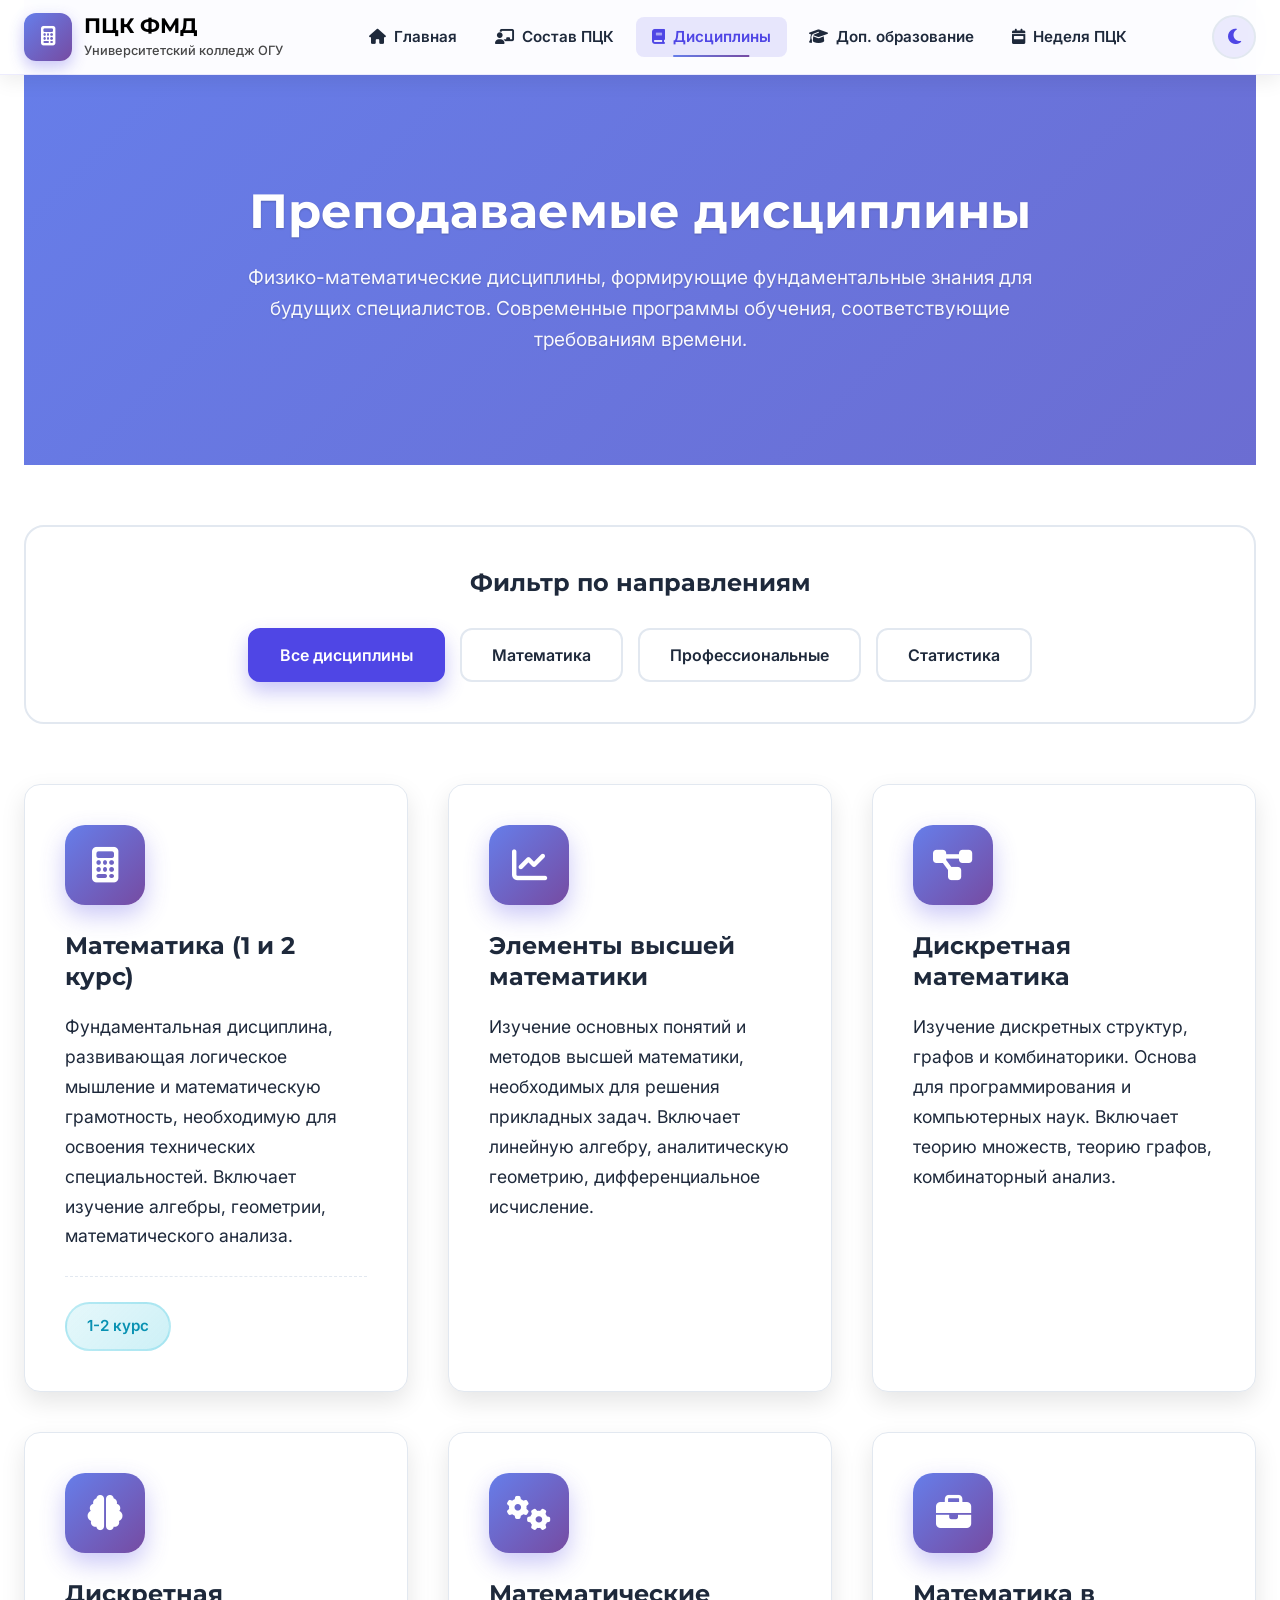
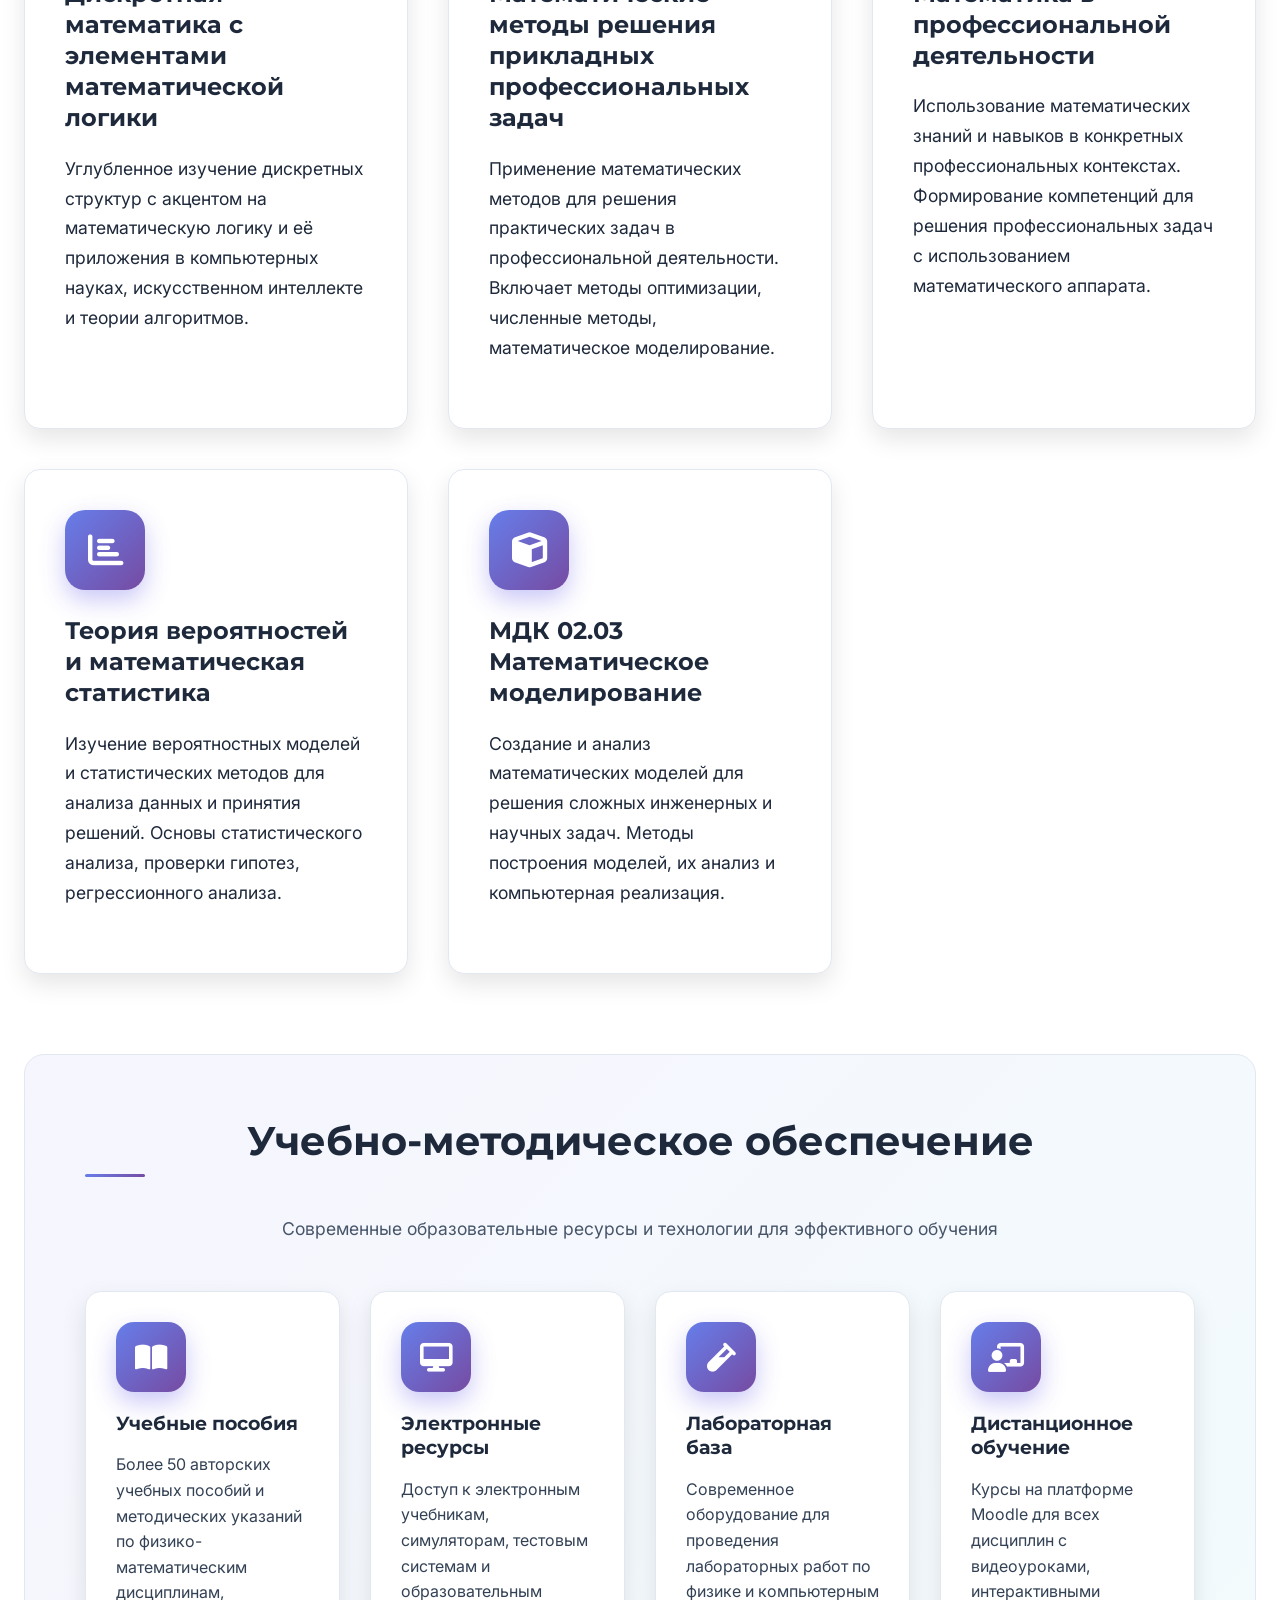
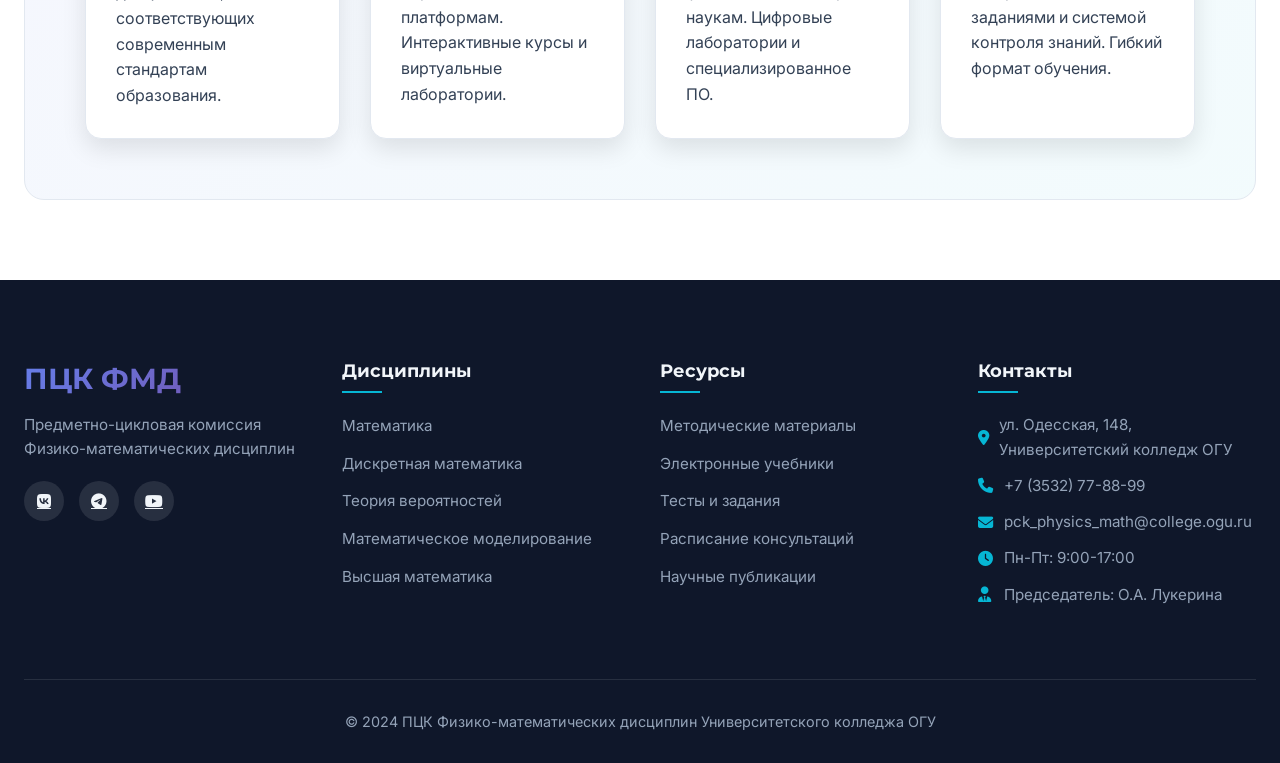
<file: disciplines.html>
<!DOCTYPE html>
<html lang="ru">
<head>
    <meta charset="UTF-8">
    <meta name="viewport" content="width=device-width, initial-scale=1.0, maximum-scale=1.0, user-scalable=no">
    <meta http-equiv="X-UA-Compatible" content="IE=edge">
    <title>Дисциплины | ПЦК Физико-математических дисциплин</title>
    <link rel="stylesheet" href="css/style.css">
    <link rel="stylesheet" href="css/table.css">
    <link rel="stylesheet" href="css/responsive.css">
    <link rel="stylesheet" href="css/browser-fix.css">
    <link rel="preconnect" href="https://fonts.googleapis.com">
    <link rel="preconnect" href="https://fonts.gstatic.com" crossorigin>
    <link href="https://fonts.googleapis.com/css2?family=Inter:wght@300;400;500;600;700;800&family=Montserrat:wght@400;500;600;700;800;900&display=swap" rel="stylesheet">
    <link rel="stylesheet" href="https://cdnjs.cloudflare.com/ajax/libs/font-awesome/6.4.0/css/all.min.css">
<style>
    /* Дополнительные стили для страницы дисциплин */
    .filter-section {
        background: var(--bg-card-light);
        border-radius: 20px;
        padding: 40px;
        margin: 60px 0;
        border: 2px solid var(--border-light);
        text-align: center;
    }
    
    .filter-section h3 {
        color: var(--text-light);
        margin-bottom: 25px;
        font-size: 1.5rem;
    }
    
    .filter-buttons {
        display: flex;
        gap: 15px;
        flex-wrap: wrap;
        justify-content: center;
        margin-top: 30px;
    }
    
    .filter-btn {
        padding: 15px 30px;
        background: var(--bg-light);
        border: 2px solid var(--border-light);
        border-radius: 12px;
        font-weight: 600;
        cursor: pointer;
        transition: all 0.3s ease;
        color: var(--text-light);
        font-size: 1rem;
        font-family: var(--font-main);
    }
    
    .filter-btn.active {
        background: var(--primary);
        color: white;
        border-color: var(--primary);
        box-shadow: 0 10px 20px rgba(79, 70, 229, 0.3);
    }
    
    .filter-btn:hover:not(.active) {
        border-color: var(--primary);
        transform: translateY(-3px);
    }
    
    .methodology-section {
        background: linear-gradient(135deg, rgba(79, 70, 229, 0.05), rgba(6, 182, 212, 0.05));
        border-radius: 20px;
        padding: 60px;
        margin: 80px 0;
        border: 1px solid var(--border-light);
    }
    
    [data-theme="dark"] .methodology-section {
        background: linear-gradient(135deg, rgba(79, 70, 22 9, 0.1), rgba(6, 182, 212, 0.1));
    }
    

    
    @media (max-width: 768px) {
        .methodology-section {
            padding: 40px;
        }
        
        .filter-section {
            padding: 30px;
        }
        
        .filter-buttons {
            gap: 10px;
        }
        
        .filter-btn {
            padding: 12px 20px;
            font-size: 0.9rem;
        }
    }
</style>
</head>
<body>
    <!-- Шапка -->
    <header class="header">
        <div class="container">
            <div class="header-wrapper">
                <a href="index.html" class="logo">
                    <div class="logo-icon">
                        <i class="fas fa-calculator"></i>
                    </div>
                    <div class="logo-text">
                        <h1>ПЦК ФМД</h1>
                        <p>Университетский колледж ОГУ</p>
                    </div>
                </a>
                
                <nav class="nav">
                    <ul class="nav-list">
                        <li><a href="index.html"><i class="fas fa-home"></i> Главная</a></li>
                        <li><a href="staff.html"><i class="fas fa-chalkboard-teacher"></i> Состав ПЦК</a></li>
                        <li><a href="disciplines.html" class="active"><i class="fas fa-book"></i> Дисциплины</a></li>
                        <li><a href="additional-edu.html"><i class="fas fa-graduation-cap"></i> Доп. образование</a></li>
                        <li><a href="week.html"><i class="fas fa-calendar-week"></i> Неделя ПЦК</a></li>
                    </ul>
                </nav>
                
                <div class="header-controls">
                    <button class="theme-toggle" id="themeToggle" aria-label="Переключить тему">
                        <i class="fas fa-moon"></i>
                    </button>
                    <button class="mobile-menu-btn">
                        <span></span>
                        <span></span>
                        <span></span>
                    </button>
                </div>
            </div>
        </div>
    </header>

    <main class="main-content">
        <div class="container">
            <!-- Заголовок страницы -->
            <div class="page-header">
                <h1 class="page-title">Преподаваемые дисциплины</h1>
                <p class="page-subtitle">Физико-математические дисциплины, формирующие фундаментальные знания для будущих специалистов. Современные программы обучения, соответствующие требованиям времени.</p>
            </div>
            
            <!-- Фильтры -->
            <div class="filter-section animate-on-scroll">
                <h3 style="text-align: center; margin-bottom: 20px;">Фильтр по направлениям</h3>
                <div class="filter-buttons">
                    <button class="filter-btn active" data-filter="all">Все дисциплины</button>
                    <button class="filter-btn" data-filter="math">Математика</button>
                    <button class="filter-btn" data-filter="professional">Профессиональные</button>
                    <button class="filter-btn" data-filter="statistics">Статистика</button>
                </div>
            </div>
            
            <!-- Карточки дисциплин -->
            <div class="disciplines-grid">
                <!-- Дисциплина 1 - Только для этой оставлен тег -->
                <div class="discipline-card animate-on-scroll" data-category="math">
                    <div class="discipline-icon">
                        <i class="fas fa-calculator"></i>
                    </div>
                    <h3>Математика (1 и 2 курс)</h3>
                    <div class="discipline-description">
                        <p>Фундаментальная дисциплина, развивающая логическое мышление и математическую грамотность, необходимую для освоения технических специальностей. Включает изучение алгебры, геометрии, математического анализа.</p>
                    </div>
                    <div class="specialties">
                        <span class="specialty-tag">1-2 курс</span>
                    </div>
                </div>
                
                <!-- Дисциплина 2 -->
                <div class="discipline-card animate-on-scroll" data-category="math">
                    <div class="discipline-icon">
                        <i class="fas fa-chart-line"></i>
                    </div>
                    <h3>Элементы высшей математики</h3>
                    <div class="discipline-description">
                        <p>Изучение основных понятий и методов высшей математики, необходимых для решения прикладных задач. Включает линейную алгебру, аналитическую геометрию, дифференциальное исчисление.</p>
                    </div>
                </div>
                
                <!-- Дисциплина 3 -->
                <div class="discipline-card animate-on-scroll" data-category="math">
                    <div class="discipline-icon">
                        <i class="fas fa-project-diagram"></i>
                    </div>
                    <h3>Дискретная математика</h3>
                    <div class="discipline-description">
                        <p>Изучение дискретных структур, графов и комбинаторики. Основа для программирования и компьютерных наук. Включает теорию множеств, теорию графов, комбинаторный анализ.</p>
                    </div>
                </div>
                
                <!-- Дисциплина 4 -->
                <div class="discipline-card animate-on-scroll" data-category="math">
                    <div class="discipline-icon">
                        <i class="fas fa-brain"></i>
                    </div>
                    <h3>Дискретная математика с элементами математической логики</h3>
                    <div class="discipline-description">
                        <p>Углубленное изучение дискретных структур с акцентом на математическую логику и её приложения в компьютерных науках, искусственном интеллекте и теории алгоритмов.</p>
                    </div>
                </div>
                
                <!-- Дисциплина 5 -->
                <div class="discipline-card animate-on-scroll" data-category="professional">
                    <div class="discipline-icon">
                        <i class="fas fa-cogs"></i>
                    </div>
                    <h3>Математические методы решения прикладных профессиональных задач</h3>
                    <div class="discipline-description">
                        <p>Применение математических методов для решения практических задач в профессиональной деятельности. Включает методы оптимизации, численные методы, математическое моделирование.</p>
                    </div>
                </div>
                
                <!-- Дисциплина 6 -->
                <div class="discipline-card animate-on-scroll" data-category="professional">
                    <div class="discipline-icon">
                        <i class="fas fa-briefcase"></i>
                    </div>
                    <h3>Математика в профессиональной деятельности</h3>
                    <div class="discipline-description">
                        <p>Использование математических знаний и навыков в конкретных профессиональных контекстах. Формирование компетенций для решения профессиональных задач с использованием математического аппарата.</p>
                    </div>
                </div>
                
                <!-- Дисциплина 7 -->
                <div class="discipline-card animate-on-scroll" data-category="statistics">
                    <div class="discipline-icon">
                        <i class="fas fa-chart-bar"></i>
                    </div>
                    <h3>Теория вероятностей и математическая статистика</h3>
                    <div class="discipline-description">
                        <p>Изучение вероятностных моделей и статистических методов для анализа данных и принятия решений. Основы статистического анализа, проверки гипотез, регрессионного анализа.</p>
                    </div>
                </div>
                
                <!-- Дисциплина 8 -->
                <div class="discipline-card animate-on-scroll" data-category="professional">
                    <div class="discipline-icon">
                        <i class="fas fa-cube"></i>
                    </div>
                    <h3>МДК 02.03 Математическое моделирование</h3>
                    <div class="discipline-description">
                        <p>Создание и анализ математических моделей для решения сложных инженерных и научных задач. Методы построения моделей, их анализ и компьютерная реализация.</p>
                    </div>
                </div>
            </div>
            
            <!-- Учебно-методическое обеспечение -->
            <div class="methodology-section">
                <h2 class="section-title"><span>Учебно-методическое обеспечение</span></h2>
                <p class="section-subtitle">Современные образовательные ресурсы и технологии для эффективного обучения</p>
                
                <div class="additional-info">
                    <div class="info-card animate-on-scroll">
                        <div class="advantage-icon">
                            <i class="fas fa-book-open"></i>
                        </div>
                        <h3>Учебные пособия</h3>
                        <p>Более 50 авторских учебных пособий и методических указаний по физико-математическим дисциплинам, соответствующих современным стандартам образования.</p>
                    </div>
                    
                    <div class="info-card animate-on-scroll">
                        <div class="advantage-icon">
                            <i class="fas fa-desktop"></i>
                        </div>
                        <h3>Электронные ресурсы</h3>
                        <p>Доступ к электронным учебникам, симуляторам, тестовым системам и образовательным платформам. Интерактивные курсы и виртуальные лаборатории.</p>
                    </div>
                    
                    <div class="info-card animate-on-scroll">
                        <div class="advantage-icon">
                            <i class="fas fa-vial"></i>
                        </div>
                        <h3>Лабораторная база</h3>
                        <p>Современное оборудование для проведения лабораторных работ по физике и компьютерным наукам. Цифровые лаборатории и специализированное ПО.</p>
                    </div>
                    
                    <div class="info-card animate-on-scroll">
                        <div class="advantage-icon">
                            <i class="fas fa-chalkboard-teacher"></i>
                        </div>
                        <h3>Дистанционное обучение</h3>
                        <p>Курсы на платформе Moodle для всех дисциплин с видеоуроками, интерактивными заданиями и системой контроля знаний. Гибкий формат обучения.</p>
                    </div>
                </div>
            </div>
        </div>
    </main>

    <!-- Футер -->
    <footer class="footer">
        <div class="container">
            <div class="footer-grid">
                <div class="footer-col">
                    <div class="footer-logo">
                        <h3>ПЦК ФМД</h3>
                        <p>Предметно-цикловая комиссия<br>Физико-математических дисциплин</p>
                    </div>
                    <div class="social-links">
                        <a href="#" title="ВКонтакте"><i class="fab fa-vk"></i></a>
                        <a href="#" title="Telegram"><i class="fab fa-telegram"></i></a>
                        <a href="#" title="YouTube"><i class="fab fa-youtube"></i></a>
                    </div>
                </div>
                
                <div class="footer-col">
                    <h4>Дисциплины</h4>
                    <ul class="footer-links">
                        <li><a href="#">Математика</a></li>
                        <li><a href="#">Дискретная математика</a></li>
                        <li><a href="#">Теория вероятностей</a></li>
                        <li><a href="#">Математическое моделирование</a></li>
                        <li><a href="#">Высшая математика</a></li>
                    </ul>
                </div>
                
                <div class="footer-col">
                    <h4>Ресурсы</h4>
                    <ul class="footer-links">
                        <li><a href="#">Методические материалы</a></li>
                        <li><a href="#">Электронные учебники</a></li>
                        <li><a href="#">Тесты и задания</a></li>
                        <li><a href="#">Расписание консультаций</a></li>
                        <li><a href="#">Научные публикации</a></li>
                    </ul>
                </div>
                
                <div class="footer-col">
                    <h4>Контакты</h4>
                    <p><i class="fas fa-map-marker-alt"></i> ул. Одесская, 148, Университетский колледж ОГУ</p>
                    <p><i class="fas fa-phone"></i> +7 (3532) 77-88-99</p>
                    <p><i class="fas fa-envelope"></i> pck_physics_math@college.ogu.ru</p>
                    <p><i class="fas fa-clock"></i> Пн-Пт: 9:00-17:00</p>
                    <p><i class="fas fa-user-tie"></i> Председатель: О.А. Лукерина</p>
                </div>
            </div>
            
            <div class="footer-bottom">
                <p>&copy; 2024 ПЦК Физико-математических дисциплин Университетского колледжа ОГУ</p>
            </div>
        </div>
    </footer>

    <!-- Кнопка "Наверх" -->
    <button class="scroll-top-btn" id="scrollTopBtn">
        <i class="fas fa-arrow-up"></i>
    </button>

    <script src="js/script.js"></script>
    <script>
        // Фильтрация дисциплин
        document.querySelectorAll('.filter-btn').forEach(btn => {
            btn.addEventListener('click', function() {
                // Убираем активный класс у всех кнопок
                document.querySelectorAll('.filter-btn').forEach(b => {
                    b.classList.remove('active');
                });
                
                // Добавляем активный класс текущей кнопке
                this.classList.add('active');
                
                const filter = this.dataset.filter;
                const cards = document.querySelectorAll('.discipline-card');
                
                cards.forEach(card => {
                    if (filter === 'all' || card.dataset.category === filter) {
                        card.style.display = 'block';
                        setTimeout(() => {
                            card.style.opacity = '1';
                            card.style.transform = 'translateY(0)';
                        }, 50);
                    } else {
                        card.style.opacity = '0';
                        card.style.transform = 'translateY(20px)';
                        setTimeout(() => {
                            card.style.display = 'none';
                        }, 300);
                    }
                });
            });
        });
        
        // Анимация карточек при загрузке
        document.addEventListener('DOMContentLoaded', function() {
            setTimeout(() => {
                document.querySelectorAll('.discipline-card').forEach((card, index) => {
                    setTimeout(() => {
                        card.classList.add('animated');
                    }, index * 100);
                });
                
                document.querySelectorAll('.info-card').forEach((card, index) => {
                    setTimeout(() => {
                        card.classList.add('animated');
                    }, index * 150 + 800);
                });
            }, 500);
        });
    </script>
</body>
</html>
</file>
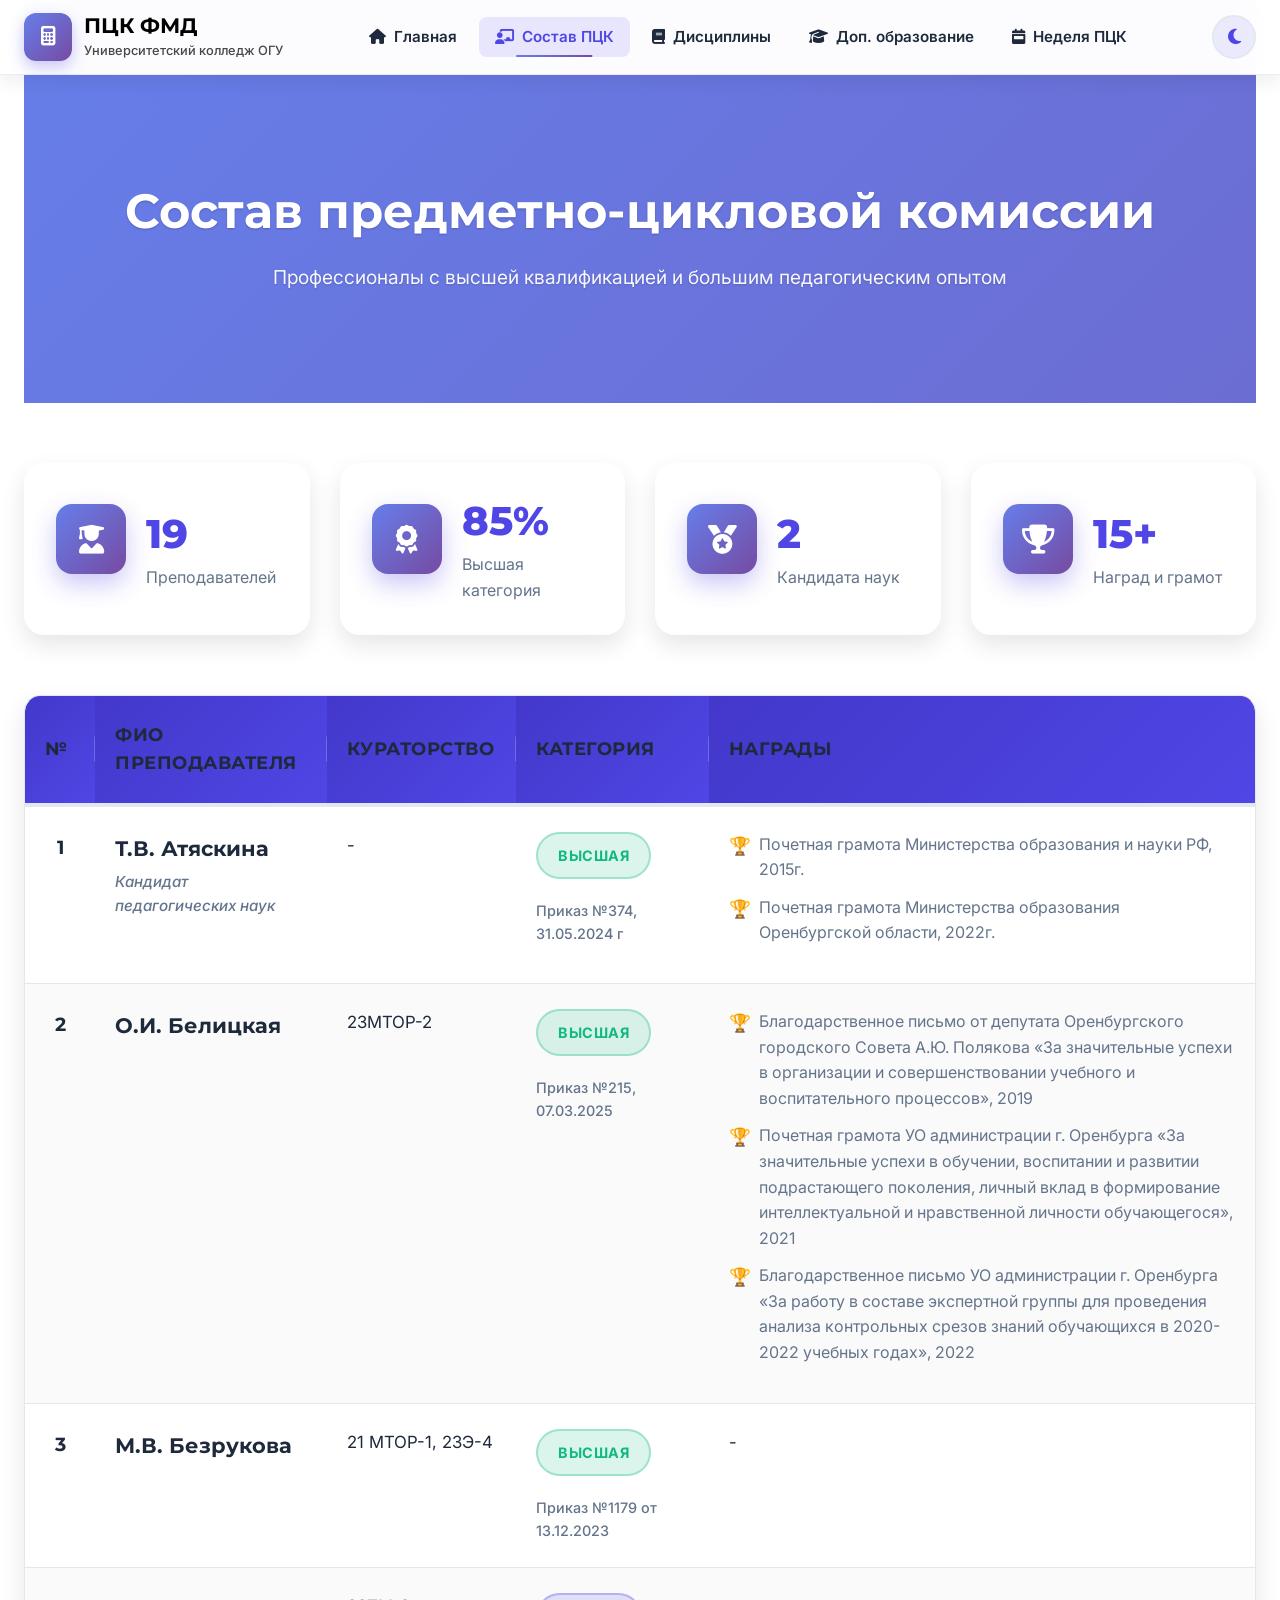
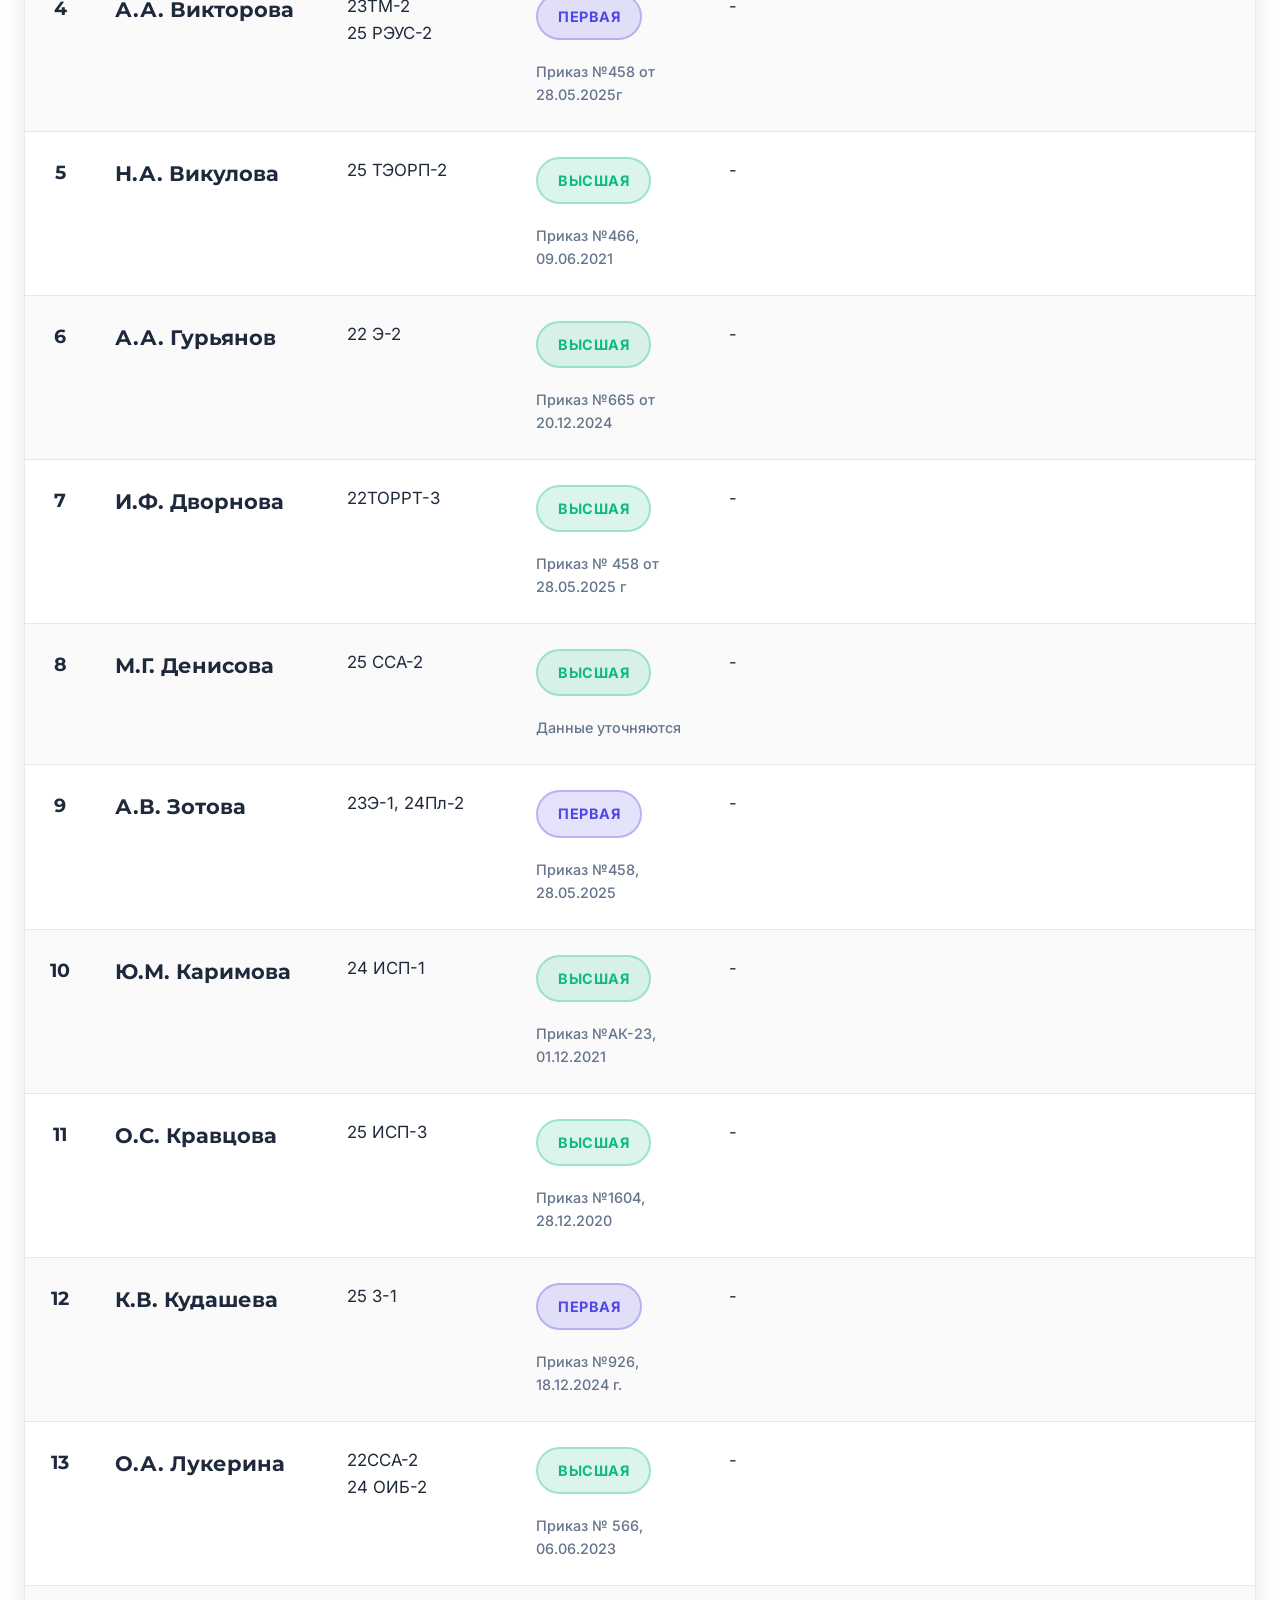
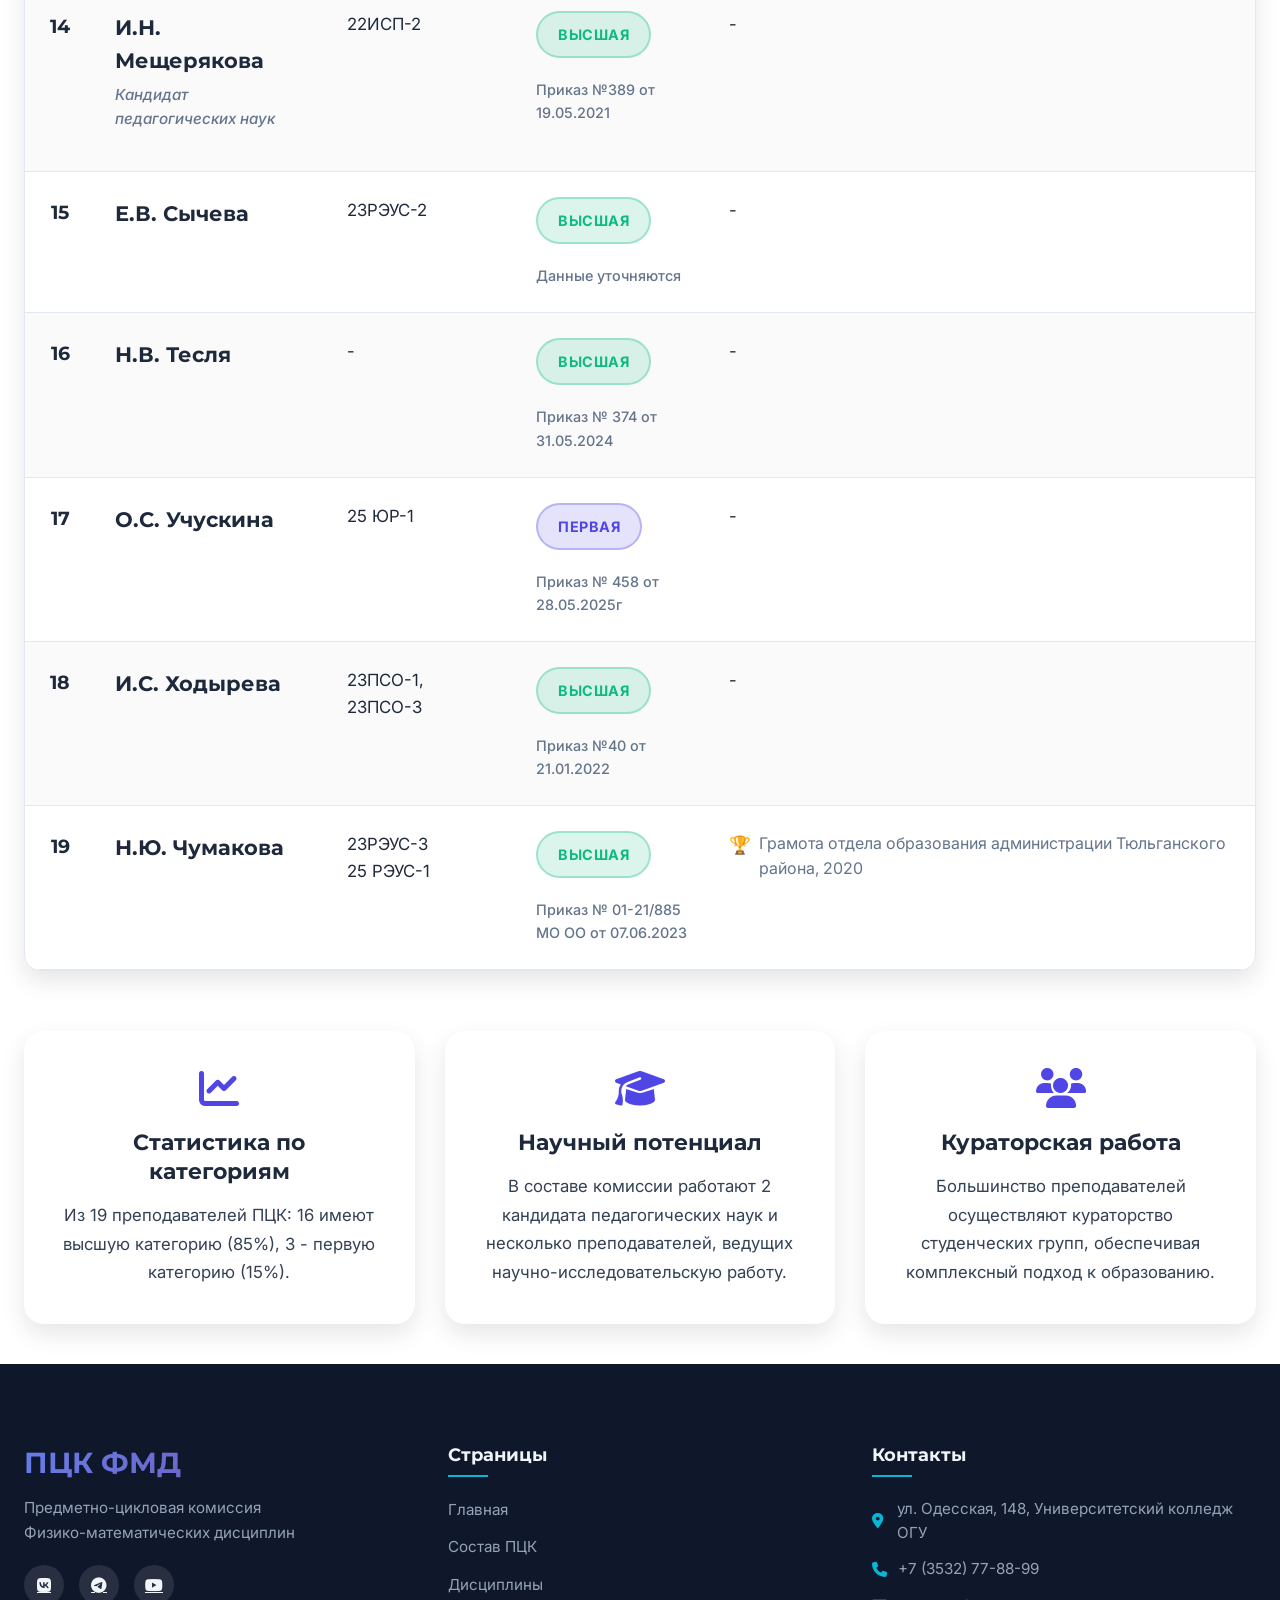
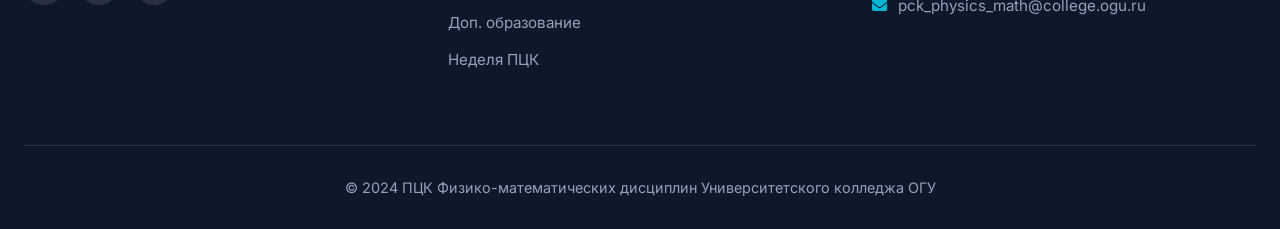
<file: staff.html>
<!DOCTYPE html>
<html lang="ru">
<head>
    <meta charset="UTF-8">
    <meta name="viewport" content="width=device-width, initial-scale=1.0, maximum-scale=1.0, user-scalable=no">
    <meta http-equiv="X-UA-Compatible" content="IE=edge">
    <title>Состав ПЦК | ПЦК Физико-математических дисциплин</title>
    <link rel="stylesheet" href="css/style.css">
    <link rel="stylesheet" href="css/table.css">
    <link rel="stylesheet" href="css/responsive.css">
    <link rel="stylesheet" href="css/browser-fix.css">
    <link rel="preconnect" href="https://fonts.googleapis.com">
    <link rel="preconnect" href="https://fonts.gstatic.com" crossorigin>
    <link href="https://fonts.googleapis.com/css2?family=Inter:wght@300;400;500;600;700&family=Montserrat:wght@400;500;600;700&display=swap" rel="stylesheet">
    <link rel="stylesheet" href="https://cdnjs.cloudflare.com/ajax/libs/font-awesome/6.4.0/css/all.min.css">
</head>

<style>
    /* УЛУЧШЕННЫЙ СТИЛЬ ДЛЯ СТРАНИЦЫ СОСТАВА ПЦК */
    
    .quick-stats {
        display: grid;
        grid-template-columns: repeat(auto-fit, minmax(200px, 1fr));
        gap: 30px;
        margin: 60px 0;
    }
    
    .stat-card {
        background: var(--bg-card-light);
        border-radius: 20px;
        padding: 30px;
        display: flex;
        align-items: center;
        gap: 20px;
        border: 2px solid transparent;
        transition: all 0.3s ease;
    }
    
    .stat-card:hover {
        transform: translateY(-5px);
        box-shadow: var(--shadow-lg);
        border-color: var(--primary);
    }
    
    .stat-card .stat-icon {
        width: 70px;
        height: 70px;
        background: var(--bg-gradient);
        border-radius: 16px;
        display: flex;
        align-items: center;
        justify-content: center;
        color: white;
        font-size: 1.8rem;
        flex-shrink: 0;
    }
    
    .stat-card .stat-info h3 {
        font-size: 2.5rem;
        color: var(--primary);
        margin-bottom: 5px;
        font-weight: 800;
    }
    
    .stat-card .stat-info p {
        color: var(--text-muted-light);
        margin: 0;
        font-size: 1rem;
    }
    
    /* Улучшенная таблица */
    .data-table {
        border-radius: 16px;
        overflow: hidden;
    }
    
    .data-table th {
        padding: 25px 20px;
        font-size: 1.1rem;
        text-transform: uppercase;
        letter-spacing: 0.5px;
    }
    
    .data-table td {
        padding: 25px 20px;
        vertical-align: top;
    }
    
    .teacher-name {
        font-size: 1.3rem;
        font-weight: 700;
        margin-bottom: 5px;
    }
    
    .teacher-degree {
        color: var(--text-muted-light);
        font-size: 0.95rem;
        margin-bottom: 15px;
        font-style: italic;
    }
    
    .category-badge {
        padding: 10px 20px;
        border-radius: 25px;
        font-size: 0.9rem;
        font-weight: 700;
        display: inline-block;
        margin-bottom: 10px;
        transition: all 0.3s ease;
    }
    
    .category-high {
        background: rgba(16, 185, 129, 0.15);
        color: var(--success);
        border: 2px solid rgba(16, 185, 129, 0.3);
    }
    
    .category-first {
        background: rgba(79, 70, 229, 0.15);
        color: var(--primary);
        border: 2px solid rgba(79, 70, 229, 0.3);
    }
    
    .category-date {
        color: var(--text-muted-light);
        font-size: 0.9rem;
        font-weight: 500;
    }
    
    .awards-list li {
        padding-left: 30px;
        margin-bottom: 12px;
        position: relative;
        line-height: 1.6;
    }
    
    .awards-list li::before {
        content: '🏆';
        position: absolute;
        left: 0;
        top: 0;
        font-size: 1.1rem;
    }
    
    /* Простая дополнительная информация */
    .additional-info {
        display: grid;
        grid-template-columns: repeat(auto-fit, minmax(280px, 1fr));
        gap: 30px;
        margin: 60px 0 40px;
    }
    
    .info-card {
        background: var(--bg-card-light);
        border-radius: 20px;
        padding: 35px;
        border: 2px solid transparent;
        transition: all 0.4s ease;
        text-align: center;
        box-shadow: var(--shadow);
    }
    
    .info-card:hover {
        transform: translateY(-10px);
        box-shadow: var(--shadow-lg);
        border-color: var(--primary);
    }
    
    .info-card i {
        font-size: 2.5rem;
        color: var(--primary);
        margin-bottom: 20px;
        display: block;
    }
    
    .info-card h3 {
        color: var(--text-light);
        margin-bottom: 15px;
        font-size: 1.4rem;
    }
    
    .info-card p {
        color: var(--text-muted-light);
        line-height: 1.7;
        margin: 0;
        font-size: 1.05rem;
    }
    
    /* Адаптивность */
    @media (max-width: 768px) {
        .quick-stats {
            grid-template-columns: repeat(2, 1fr);
        }
        
        .data-table td, 
        .data-table th {
            padding: 20px 15px;
        }
        
        .additional-info {
            grid-template-columns: 1fr;
            margin: 40px 0 30px;
        }
    }
    
    @media (max-width: 576px) {
        .quick-stats {
            grid-template-columns: 1fr;
        }
        
        .stat-card {
            padding: 25px;
        }
        
        .info-card {
            padding: 25px;
        }
    }
</style>
<body>
    <!-- Шапка -->
    <header class="header">
        <div class="container">
            <div class="header-wrapper">
                <a href="index.html" class="logo">
                    <div class="logo-icon">
                        <i class="fas fa-calculator"></i>
                    </div>
                    <div class="logo-text">
                        <h1>ПЦК ФМД</h1>
                        <p>Университетский колледж ОГУ</p>
                    </div>
                </a>
                
                <nav class="nav">
                    <ul class="nav-list">
                        <li><a href="index.html"><i class="fas fa-home"></i> Главная</a></li>
                        <li><a href="staff.html" class="active"><i class="fas fa-chalkboard-teacher"></i> Состав ПЦК</a></li>
                        <li><a href="disciplines.html"><i class="fas fa-book"></i> Дисциплины</a></li>
                        <li><a href="additional-edu.html"><i class="fas fa-graduation-cap"></i> Доп. образование</a></li>
                        <li><a href="week.html"><i class="fas fa-calendar-week"></i> Неделя ПЦК</a></li>
                    </ul>
                </nav>
                
                <div class="header-controls">
                    <button class="theme-toggle" id="themeToggle" aria-label="Переключить тему">
                        <i class="fas fa-moon"></i>
                    </button>
                    <button class="mobile-menu-btn">
                        <span></span>
                        <span></span>
                        <span></span>
                    </button>
                </div>
            </div>
        </div>
    </header>

    <main class="main-content">
        <div class="container">
            <!-- Заголовок страницы -->
            <div class="page-header">
                <h1 class="page-title">Состав предметно-цикловой комиссии</h1>
                <p class="page-subtitle">Профессионалы с высшей квалификацией и большим педагогическим опытом</p>
            </div>
            
            <!-- Статистика -->
            <div class="quick-stats">
                <div class="stat-card animate-on-scroll">
                    <div class="stat-icon">
                        <i class="fas fa-user-graduate"></i>
                    </div>
                    <div class="stat-info">
                        <h3>19</h3>
                        <p>Преподавателей</p>
                    </div>
                </div>
                
                <div class="stat-card animate-on-scroll">
                    <div class="stat-icon">
                        <i class="fas fa-award"></i>
                    </div>
                    <div class="stat-info">
                        <h3>85%</h3>
                        <p>Высшая категория</p>
                    </div>
                </div>
                
                <div class="stat-card animate-on-scroll">
                    <div class="stat-icon">
                        <i class="fas fa-medal"></i>
                    </div>
                    <div class="stat-info">
                        <h3>2</h3>
                        <p>Кандидата наук</p>
                    </div>
                </div>
                
                <div class="stat-card animate-on-scroll">
                    <div class="stat-icon">
                        <i class="fas fa-trophy"></i>
                    </div>
                    <div class="stat-info">
                        <h3>15+</h3>
                        <p>Наград и грамот</p>
                    </div>
                </div>
            </div>
            
            <!-- Таблица преподавателей -->
            <div class="table-responsive">
                <table class="data-table">
                    <thead>
                        <tr>
                            <th>№</th>
                            <th>ФИО преподавателя</th>
                            <th>Кураторство</th>
                            <th>Категория</th>
                            <th>Награды</th>
                        </tr>
                    </thead>
                    <tbody>
                        <!-- Преподаватель 1 -->
                        <tr data-category="high" class="animate-on-scroll">
                            <td>1</td>
                            <td>
                                <div class="teacher-name">Т.В. Атяскина</div>
                                <div class="teacher-degree">Кандидат педагогических наук</div>
                            </td>
                            <td>-</td>
                            <td>
                                <div class="category-badge category-high">Высшая</div>
                                <div class="category-date">Приказ №374, 31.05.2024 г</div>
                            </td>
                            <td>
                                <ul class="awards-list">
                                    <li>Почетная грамота Министерства образования и науки РФ, 2015г.</li>
                                    <li>Почетная грамота Министерства образования Оренбургской области, 2022г.</li>
                                </ul>
                            </td>
                        </tr>
                        
                        <!-- Преподаватель 2 -->
                        <tr data-category="high" class="animate-on-scroll">
                            <td>2</td>
                            <td>
                                <div class="teacher-name">О.И. Белицкая</div>
                            </td>
                            <td>23МТОР-2</td>
                            <td>
                                <div class="category-badge category-high">Высшая</div>
                                <div class="category-date">Приказ №215, 07.03.2025</div>
                            </td>
                            <td>
                                <ul class="awards-list">
                                    <li>Благодарственное письмо от депутата Оренбургского городского Совета А.Ю. Полякова «За значительные успехи в организации и совершенствовании учебного и воспитательного процессов», 2019</li>
                                    <li>Почетная грамота УО администрации г. Оренбурга «За значительные успехи в обучении, воспитании и развитии подрастающего поколения, личный вклад в формирование интеллектуальной и нравственной личности обучающегося», 2021</li>
                                    <li>Благодарственное письмо УО администрации г. Оренбурга «За работу в составе экспертной группы для проведения анализа контрольных срезов знаний обучающихся в 2020-2022 учебных годах», 2022</li>
                                </ul>
                            </td>
                        </tr>
                        
                        <!-- Преподаватель 3 -->
                        <tr data-category="high" class="animate-on-scroll">
                            <td>3</td>
                            <td>
                                <div class="teacher-name">М.В. Безрукова</div>
                            </td>
                            <td>21 МТОР-1, 23Э-4</td>
                            <td>
                                <div class="category-badge category-high">Высшая</div>
                                <div class="category-date">Приказ №1179 от 13.12.2023</div>
                            </td>
                            <td>-</td>
                        </tr>
                        
                        <!-- Преподаватель 4 -->
                        <tr data-category="first" class="animate-on-scroll">
                            <td>4</td>
                            <td>
                                <div class="teacher-name">А.А. Викторова</div>
                            </td>
                            <td>23ТМ-2<br>25 РЭУС-2</td>
                            <td>
                                <div class="category-badge category-first">Первая</div>
                                <div class="category-date">Приказ №458 от 28.05.2025г</div>
                            </td>
                            <td>-</td>
                        </tr>
                        
                        <!-- Преподаватель 5 -->
                        <tr data-category="high" class="animate-on-scroll">
                            <td>5</td>
                            <td>
                                <div class="teacher-name">Н.А. Викулова</div>
                            </td>
                            <td>25 ТЭОРП-2</td>
                            <td>
                                <div class="category-badge category-high">Высшая</div>
                                <div class="category-date">Приказ №466, 09.06.2021</div>
                            </td>
                            <td>-</td>
                        </tr>
                        
                        <!-- Преподаватель 6 -->
                        <tr data-category="high" class="animate-on-scroll">
                            <td>6</td>
                            <td>
                                <div class="teacher-name">А.А. Гурьянов</div>
                            </td>
                            <td>22 Э-2</td>
                            <td>
                                <div class="category-badge category-high">Высшая</div>
                                <div class="category-date">Приказ №665 от 20.12.2024</div>
                            </td>
                            <td>-</td>
                        </tr>
                        
                        <!-- Преподаватель 7 -->
                        <tr data-category="high" class="animate-on-scroll">
                            <td>7</td>
                            <td>
                                <div class="teacher-name">И.Ф. Дворнова</div>
                            </td>
                            <td>22ТОРРТ-3</td>
                            <td>
                                <div class="category-badge category-high">Высшая</div>
                                <div class="category-date">Приказ № 458 от 28.05.2025 г</div>
                            </td>
                            <td>-</td>
                        </tr>
                        
                        <!-- Преподаватель 8 -->
                        <tr data-category="high" class="animate-on-scroll">
                            <td>8</td>
                            <td>
                                <div class="teacher-name">М.Г. Денисова</div>
                            </td>
                            <td>25 ССА-2</td>
                            <td>
                                <div class="category-badge category-high">Высшая</div>
                                <div class="category-date">Данные уточняются</div>
                            </td>
                            <td>-</td>
                        </tr>
                        
                        <!-- Преподаватель 9 -->
                        <tr data-category="first" class="animate-on-scroll">
                            <td>9</td>
                            <td>
                                <div class="teacher-name">А.В. Зотова</div>
                            </td>
                            <td>23Э-1, 24Пл-2</td>
                            <td>
                                <div class="category-badge category-first">Первая</div>
                                <div class="category-date">Приказ №458, 28.05.2025</div>
                            </td>
                            <td>-</td>
                        </tr>
                        
                        <!-- Преподаватель 10 -->
                        <tr data-category="high" class="animate-on-scroll">
                            <td>10</td>
                            <td>
                                <div class="teacher-name">Ю.М. Каримова</div>
                            </td>
                            <td>24 ИСП-1</td>
                            <td>
                                <div class="category-badge category-high">Высшая</div>
                                <div class="category-date">Приказ №АК-23, 01.12.2021</div>
                            </td>
                            <td>-</td>
                        </tr>
                        
                        <!-- Преподаватель 11 -->
                        <tr data-category="high" class="animate-on-scroll">
                            <td>11</td>
                            <td>
                                <div class="teacher-name">О.С. Кравцова</div>
                            </td>
                            <td>25 ИСП-3</td>
                            <td>
                                <div class="category-badge category-high">Высшая</div>
                                <div class="category-date">Приказ №1604, 28.12.2020</div>
                            </td>
                            <td>-</td>
                        </tr>
                        
                        <!-- Преподаватель 12 -->
                        <tr data-category="first" class="animate-on-scroll">
                            <td>12</td>
                            <td>
                                <div class="teacher-name">К.В. Кудашева</div>
                            </td>
                            <td>25 З-1</td>
                            <td>
                                <div class="category-badge category-first">Первая</div>
                                <div class="category-date">Приказ №926, 18.12.2024 г.</div>
                            </td>
                            <td>-</td>
                        </tr>
                        
                        <!-- Преподаватель 13 -->
                        <tr data-category="high" class="animate-on-scroll">
                            <td>13</td>
                            <td>
                                <div class="teacher-name">О.А. Лукерина</div>
                            </td>
                            <td>22ССА-2<br>24 ОИБ-2</td>
                            <td>
                                <div class="category-badge category-high">Высшая</div>
                                <div class="category-date">Приказ № 566, 06.06.2023</div>
                            </td>
                            <td>-</td>
                        </tr>
                        
                        <!-- Преподаватель 14 -->
                        <tr data-category="high" class="animate-on-scroll">
                            <td>14</td>
                            <td>
                                <div class="teacher-name">И.Н. Мещерякова</div>
                                <div class="teacher-degree">Кандидат педагогических наук</div>
                            </td>
                            <td>22ИСП-2</td>
                            <td>
                                <div class="category-badge category-high">Высшая</div>
                                <div class="category-date">Приказ №389 от 19.05.2021</div>
                            </td>
                            <td>-</td>
                        </tr>
                        
                        <!-- Преподаватель 15 -->
                        <tr data-category="high" class="animate-on-scroll">
                            <td>15</td>
                            <td>
                                <div class="teacher-name">Е.В. Сычева</div>
                            </td>
                            <td>23РЭУС-2</td>
                            <td>
                                <div class="category-badge category-high">Высшая</div>
                                <div class="category-date">Данные уточняются</div>
                            </td>
                            <td>-</td>
                        </tr>
                        
                        <!-- Преподаватель 16 -->
                        <tr data-category="high" class="animate-on-scroll">
                            <td>16</td>
                            <td>
                                <div class="teacher-name">Н.В. Тесля</div>
                            </td>
                            <td>-</td>
                            <td>
                                <div class="category-badge category-high">Высшая</div>
                                <div class="category-date">Приказ № 374 от 31.05.2024</div>
                            </td>
                            <td>-</td>
                        </tr>
                        
                        <!-- Преподаватель 17 -->
                        <tr data-category="first" class="animate-on-scroll">
                            <td>17</td>
                            <td>
                                <div class="teacher-name">О.С. Учускина</div>
                            </td>
                            <td>25 ЮР-1</td>
                            <td>
                                <div class="category-badge category-first">Первая</div>
                                <div class="category-date">Приказ № 458 от 28.05.2025г</div>
                            </td>
                            <td>-</td>
                        </tr>
                        
                        <!-- Преподаватель 18 -->
                        <tr data-category="high" class="animate-on-scroll">
                            <td>18</td>
                            <td>
                                <div class="teacher-name">И.С. Ходырева</div>
                            </td>
                            <td>23ПСО-1, 23ПСО-3</td>
                            <td>
                                <div class="category-badge category-high">Высшая</div>
                                <div class="category-date">Приказ №40 от 21.01.2022</div>
                            </td>
                            <td>-</td>
                        </tr>
                        
                        <!-- Преподаватель 19 -->
                        <tr data-category="high" class="animate-on-scroll">
                            <td>19</td>
                            <td>
                                <div class="teacher-name">Н.Ю. Чумакова</div>
                            </td>
                            <td>23РЭУС-3<br>25 РЭУС-1</td>
                            <td>
                                <div class="category-badge category-high">Высшая</div>
                                <div class="category-date">Приказ № 01-21/885 МО ОО от 07.06.2023</div>
                            </td>
                            <td>
                                <ul class="awards-list">
                                    <li>Грамота отдела образования администрации Тюльганского района, 2020</li>
                                </ul>
                            </td>
                        </tr>
                    </tbody>
                </table>
            </div>
            
            <!-- Простая дополнительная информация -->
            <div class="additional-info">
                <div class="info-card animate-on-scroll">
                    <i class="fas fa-chart-line"></i>
                    <h3>Статистика по категориям</h3>
                    <p>Из 19 преподавателей ПЦК: 16 имеют высшую категорию (85%), 3 - первую категорию (15%).</p>
                </div>
                
                <div class="info-card animate-on-scroll">
                    <i class="fas fa-graduation-cap"></i>
                    <h3>Научный потенциал</h3>
                    <p>В составе комиссии работают 2 кандидата педагогических наук и несколько преподавателей, ведущих научно-исследовательскую работу.</p>
                </div>
                
                <div class="info-card animate-on-scroll">
                    <i class="fas fa-users"></i>
                    <h3>Кураторская работа</h3>
                    <p>Большинство преподавателей осуществляют кураторство студенческих групп, обеспечивая комплексный подход к образованию.</p>
                </div>
            </div>
        </div>
    </main>

    <!-- Футер -->
    <footer class="footer">
        <div class="container">
            <div class="footer-grid">
                <div class="footer-col">
                    <div class="footer-logo">
                        <h3>ПЦК ФМД</h3>
                        <p>Предметно-цикловая комиссия<br>Физико-математических дисциплин</p>
                    </div>
                    <div class="social-links">
                        <a href="#"><i class="fab fa-vk"></i></a>
                        <a href="#"><i class="fab fa-telegram"></i></a>
                        <a href="#"><i class="fab fa-youtube"></i></a>
                    </div>
                </div>
                
                <div class="footer-col">
                    <h4>Страницы</h4>
                    <ul class="footer-links">
                        <li><a href="index.html">Главная</a></li>
                        <li><a href="staff.html">Состав ПЦК</a></li>
                        <li><a href="disciplines.html">Дисциплины</a></li>
                        <li><a href="additional-edu.html">Доп. образование</a></li>
                        <li><a href="week.html">Неделя ПЦК</a></li>
                    </ul>
                </div>
                
                <div class="footer-col">
                    <h4>Контакты</h4>
                    <p><i class="fas fa-map-marker-alt"></i> ул. Одесская, 148, Университетский колледж ОГУ</p>
                    <p><i class="fas fa-phone"></i> +7 (3532) 77-88-99</p>
                    <p><i class="fas fa-envelope"></i> pck_physics_math@college.ogu.ru</p>
                </div>
            </div>
            
            <div class="footer-bottom">
                <p>&copy; 2024 ПЦК Физико-математических дисциплин Университетского колледжа ОГУ</p>
            </div>
        </div>
    </footer>

    <script src="js/script.js"></script>
</body>
</html>
</file>
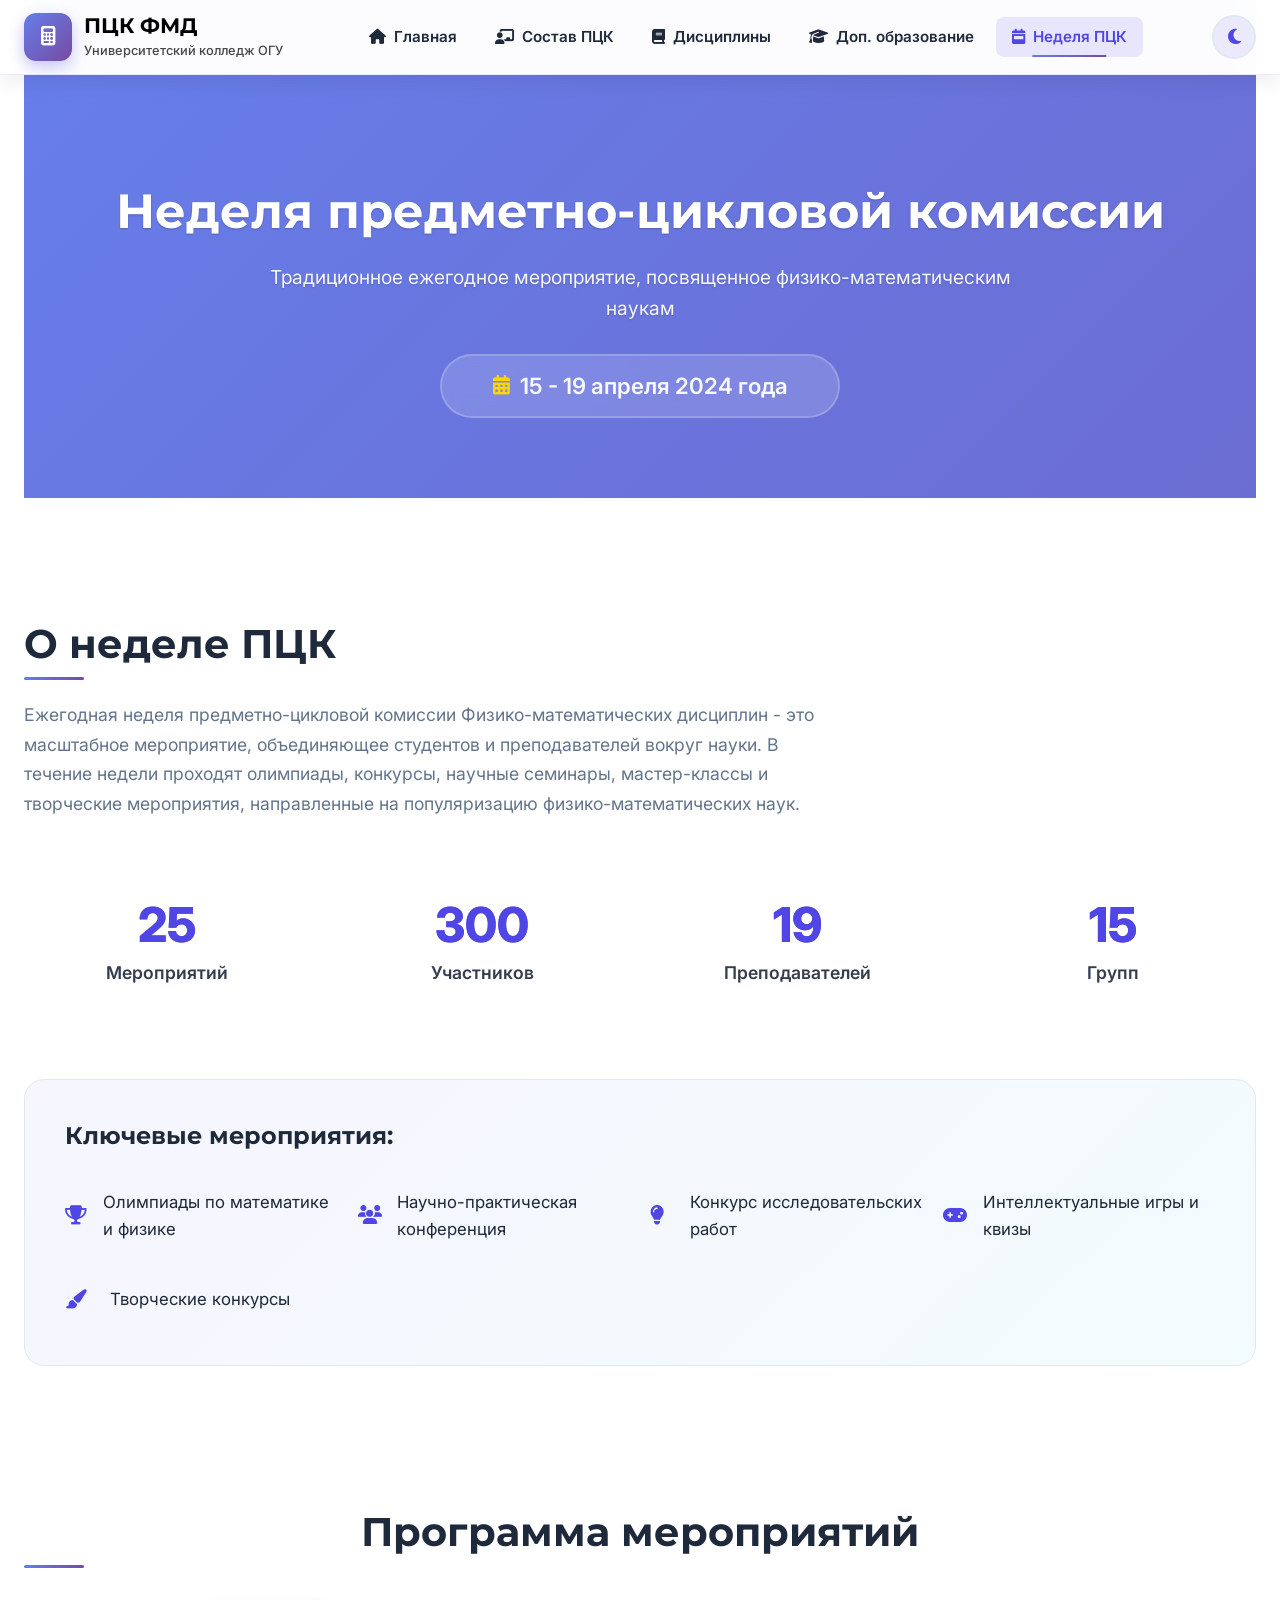
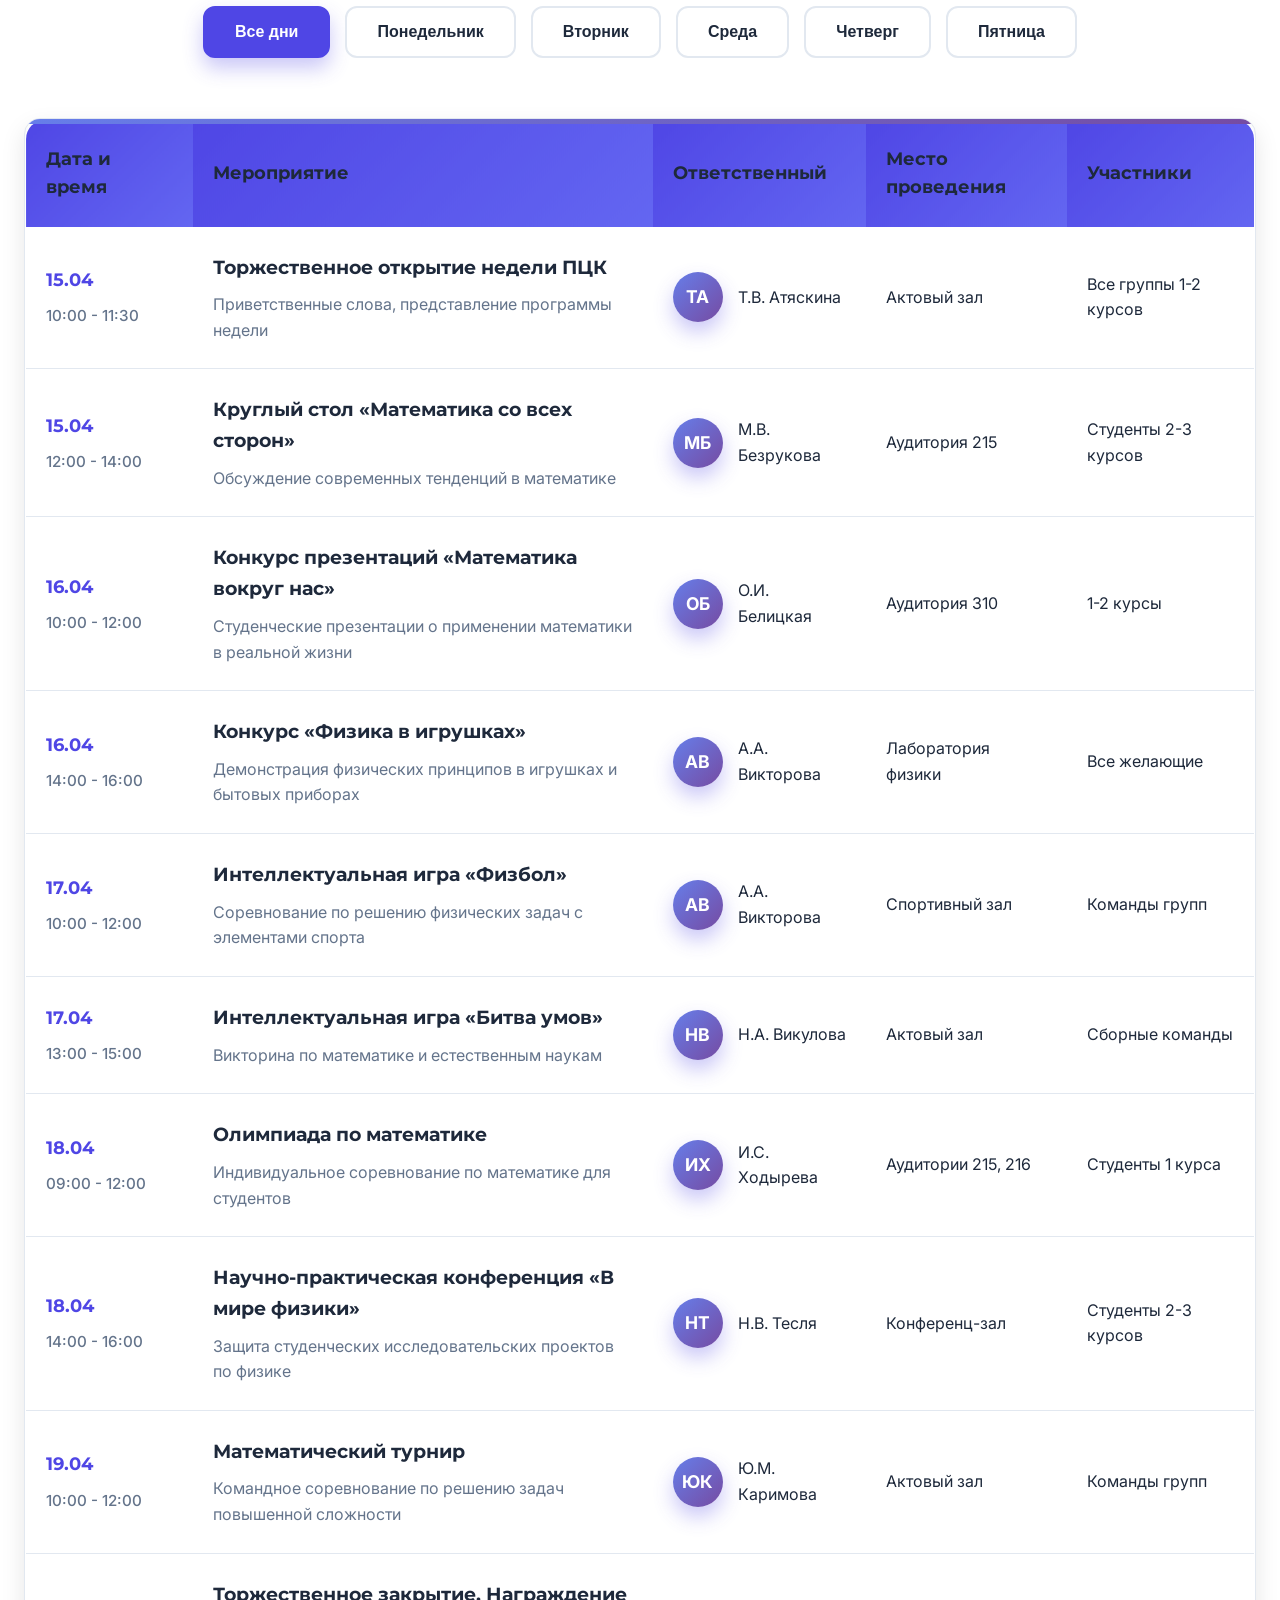
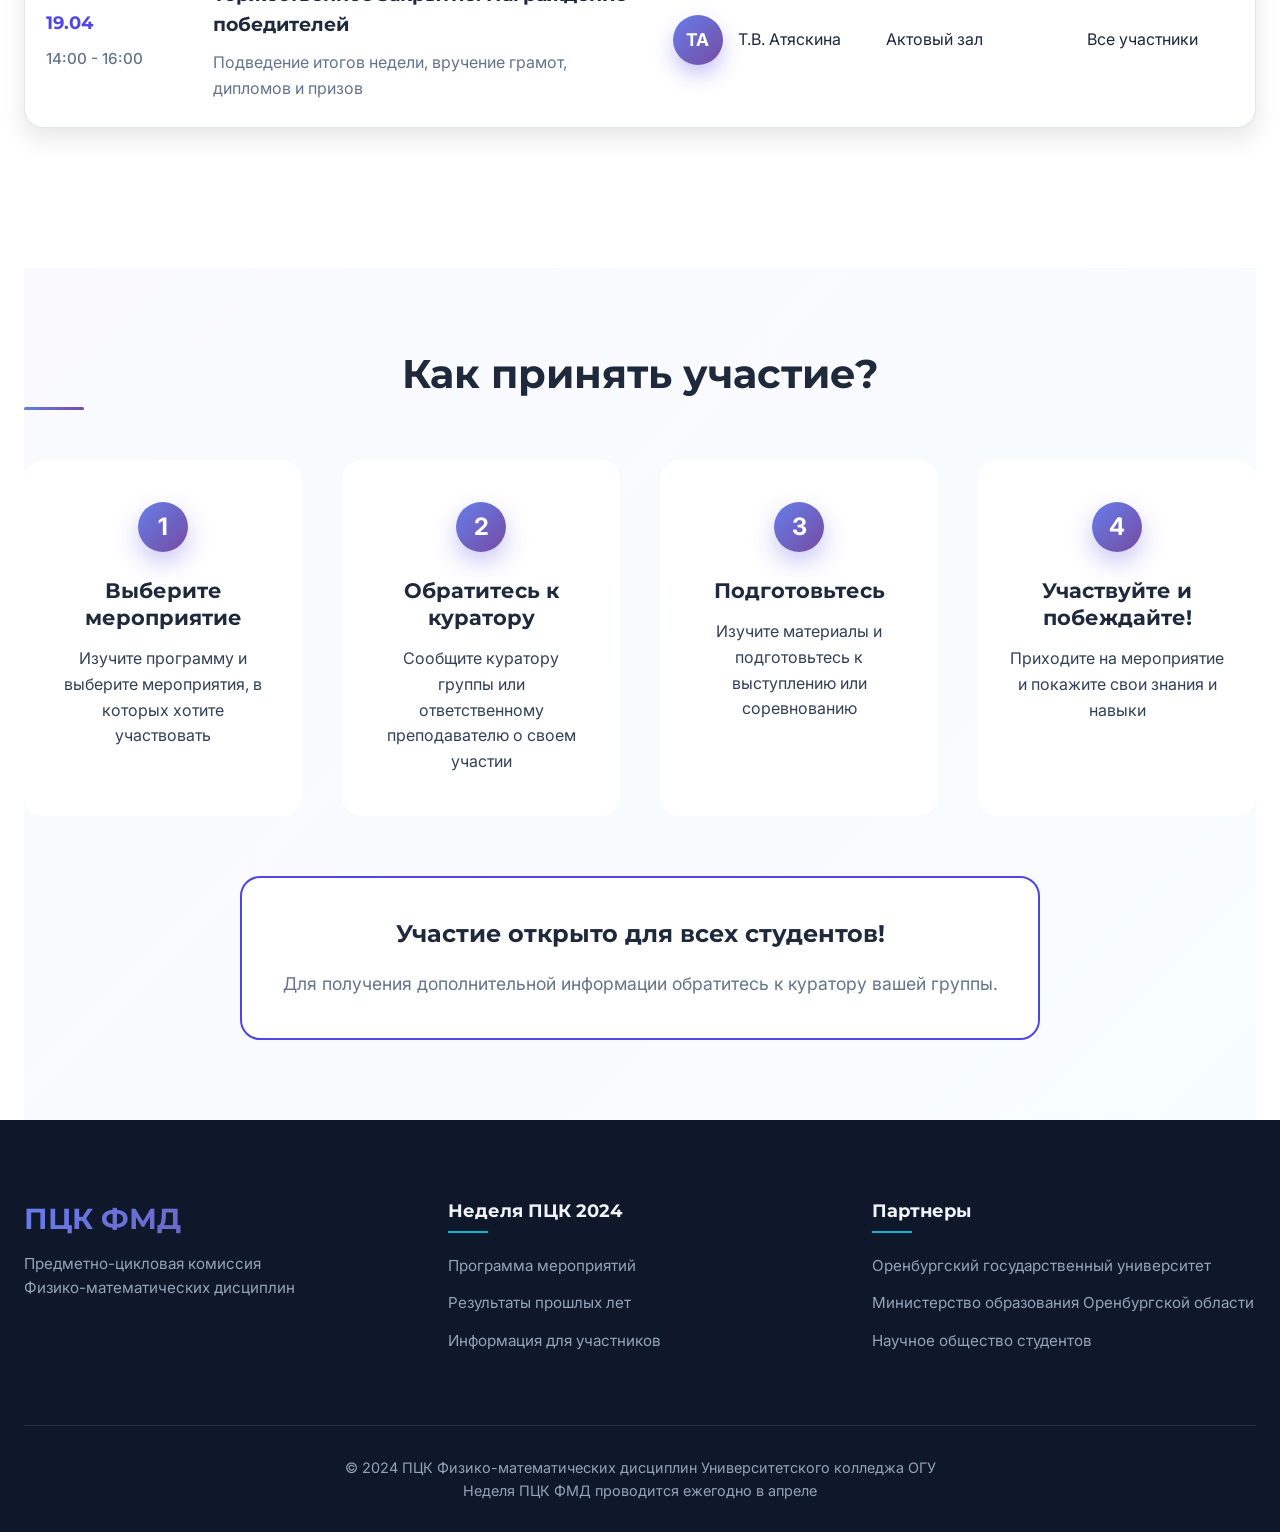
<file: week.html>
<!DOCTYPE html>
<html lang="ru">
<head>
    <meta charset="UTF-8">
    <meta name="viewport" content="width=device-width, initial-scale=1.0, maximum-scale=1.0, user-scalable=no">
    <meta http-equiv="X-UA-Compatible" content="IE=edge">
    <title>Неделя ПЦК | ПЦК Физико-математических дисциплин</title>
    <link rel="stylesheet" href="css/style.css">
    <link rel="stylesheet" href="css/table.css">
    <link rel="stylesheet" href="css/responsive.css">
    <link rel="stylesheet" href="css/browser-fix.css">
    <link rel="preconnect" href="https://fonts.googleapis.com">
    <link rel="preconnect" href="https://fonts.gstatic.com" crossorigin>
    <link href="https://fonts.googleapis.com/css2?family=Inter:wght@300;400;500;600;700&family=Montserrat:wght@400;500;600;700&display=swap" rel="stylesheet">
    <link rel="stylesheet" href="https://cdnjs.cloudflare.com/ajax/libs/font-awesome/6.4.0/css/all.min.css">
</head>
<style>
    /* УЛУЧШЕННЫЙ СТИЛЬ ДЛЯ СТРАНИЦЫ НЕДЕЛИ ПЦК */
    
    /* О мероприятии */
    .event-info {
        padding: 60px 0;
    }
    
    .event-description h2 {
        font-size: 2.5rem;
        color: var(--text-light);
        margin-bottom: 30px;
    }
    
    .event-description > p {
        color: var(--text-muted-light);
        font-size: 1.1rem;
        line-height: 1.7;
        margin-bottom: 50px;
        max-width: 800px;
    }
    
    .event-stats {
        display: grid;
        grid-template-columns: repeat(auto-fit, minmax(150px, 1fr));
        gap: 30px;
        margin-top: 50px;
    }
    
    .event-stats .stat {
        text-align: center;
        padding: 30px 20px;
        background: var(--bg-card-light);
        border-radius: 20px;
        border: 2px solid transparent;
        transition: all 0.3s ease;
    }
    
    .event-stats .stat:hover {
        transform: translateY(-10px);
        box-shadow: var(--shadow);
        border-color: var(--primary);
    }
    
    .event-stats .stat-number {
        font-size: 3rem;
        font-weight: 800;
        color: var(--primary);
        margin-bottom: 10px;
        display: block;
        -webkit-text-fill-color: var(--primary);
    }
    
    [data-theme="dark"] .event-stats .stat-number {
        color: var(--primary-light);
        -webkit-text-fill-color: var(--primary-light);
    }
    
    .event-stats .stat-label {
        color: var(--text-light);
        font-size: 1.1rem;
        font-weight: 600;
    }
    
    .event-highlights {
        background: linear-gradient(135deg, rgba(79, 70, 229, 0.05), rgba(6, 182, 212, 0.05));
        border-radius: 20px;
        padding: 40px;
        margin-top: 60px;
        border: 1px solid var(--border-light);
    }
    
    .event-highlights h3 {
        color: var(--text-light);
        margin-bottom: 25px;
        font-size: 1.5rem;
    }
    
    .highlights-list {
        list-style: none;
        padding: 0;
        margin: 0;
        display: grid;
        grid-template-columns: repeat(auto-fit, minmax(250px, 1fr));
        gap: 20px;
    }
    
    .highlights-list li {
        display: flex;
        align-items: center;
        gap: 15px;
        color: var(--text-light);
        font-size: 1.05rem;
        padding: 12px 0;
    }
    
    .highlights-list li i {
        color: var(--primary);
        font-size: 1.2rem;
        width: 30px;
    }
    
    /* Программа мероприятий */
    .program-section {
        padding: 80px 0;
        background: var(--bg-light);
    }
    
    .program-filters {
        display: flex;
        gap: 15px;
        flex-wrap: wrap;
        justify-content: center;
        margin: 40px 0 60px;
    }
    
    .program-filters .filter-btn {
        padding: 15px 30px;
        background: var(--bg-card-light);
        border: 2px solid var(--border-light);
        border-radius: 12px;
        font-weight: 600;
        cursor: pointer;
        transition: all 0.3s ease;
        color: var(--text-light);
        font-size: 1rem;
    }
    
    .program-filters .filter-btn.active {
        background: var(--primary);
        color: white;
        border-color: var(--primary);
        box-shadow: 0 10px 20px rgba(79, 70, 229, 0.3);
    }
    
    .program-filters .filter-btn:hover:not(.active) {
        border-color: var(--primary);
        transform: translateY(-3px);
    }
    
    /* Улучшенная таблица мероприятий */
    .events-table {
        width: 100%;
        border-collapse: collapse;
        background: var(--bg-card-light);
        border-radius: 20px;
        overflow: hidden;
        box-shadow: var(--shadow);
        border: 1px solid var(--border-light);
    }
    
    .events-table th {
        background: linear-gradient(135deg, var(--primary), var(--primary-light));
        color: white;
        padding: 25px 20px;
        text-align: left;
        font-weight: 700;
        font-size: 1.1rem;
        font-family: var(--font-heading);
    }
    
    .events-table td {
        padding: 25px 20px;
        border-bottom: 1px solid var(--border-light);
        vertical-align: middle;
        color: var(--text-muted-light);
    }
    
    .events-table tr:last-child td {
        border-bottom: none;
    }
    
    .event-time {
        min-width: 120px;
    }
    
    .event-date {
        color: var(--primary);
        font-weight: 700;
        font-size: 1.1rem;
        margin: 0;
        justify-content: flex-start;
    }
    
    .event-hour {
        font-size: 0.95rem;
        color: var(--text-muted-light);
        font-weight: 500;
        margin-top: 5px;
    }
    
    .event-name {
        font-weight: 700;
        color: var(--text-light);
        font-size: 1.2rem;
        margin-bottom: 10px;
        font-family: var(--font-heading);
    }
    
    .event-description {
        color: var(--text-muted-light);
        font-size: 1rem;
        line-height: 1.6;
    }
    
    .event-responsible {
        display: flex;
        align-items: center;
        gap: 15px;
    }
    
    .responsible-avatar {
        width: 50px;
        height: 50px;
        background: var(--bg-gradient);
        border-radius: 50%;
        display: flex;
        align-items: center;
        justify-content: center;
        color: white;
        font-weight: 700;
        font-size: 1.1rem;
        flex-shrink: 0;
    }
    
    /* Участие */
    .participation-section {
        padding: 80px 0;
        background: linear-gradient(135deg, rgba(79, 70, 229, 0.03), rgba(6, 182, 212, 0.03));
    }
    
    .participation-info h2 {
        font-size: 2.5rem;
        color: var(--text-light);
        margin-bottom: 60px;
        text-align: center;
    }
    
    .participation-steps {
        display: grid;
        grid-template-columns: repeat(auto-fit, minmax(250px, 1fr));
        gap: 40px;
        margin-bottom: 60px;
    }
    
    .participation-steps .step {
        text-align: center;
        position: relative;
        padding: 40px 30px;
        background: var(--bg-card-light);
        border-radius: 20px;
        border: 2px solid transparent;
        transition: all 0.3s ease;
    }
    
    .participation-steps .step:hover {
        transform: translateY(-10px);
        box-shadow: var(--shadow);
        border-color: var(--primary);
    }
    
    .participation-steps .step-number {
        width: 50px;
        height: 50px;
        background: var(--bg-gradient);
        color: white;
        border-radius: 50%;
        display: flex;
        align-items: center;
        justify-content: center;
        font-size: 1.5rem;
        font-weight: 700;
        margin: 0 auto 25px;
        box-shadow: 0 10px 25px rgba(79, 70, 229, 0.3);
    }
    
    .participation-steps .step h3 {
        color: var(--text-light);
        margin-bottom: 15px;
        font-size: 1.3rem;
    }
    
    .participation-steps .step p {
        color: var(--text-muted-light);
        line-height: 1.6;
        margin: 0;
    }
    
    .registration-cta {
        background: var(--bg-card-light);
        border-radius: 20px;
        padding: 40px;
        text-align: center;
        border: 2px solid var(--primary);
        max-width: 800px;
        margin: 0 auto;
    }
    
    .registration-cta h3 {
        color: var(--text-light);
        margin-bottom: 20px;
        font-size: 1.5rem;
    }
    
    .registration-cta p {
        color: var(--text-muted-light);
        font-size: 1.1rem;
        line-height: 1.6;
        margin: 0;
    }
    
    /* Организаторы */
    .organizers-section {
        padding: 80px 0;
        background: var(--bg-light);
    }
    
    .organizer-avatar {
        width: 70px;
        height: 70px;
        background: var(--bg-gradient);
        border-radius: 50%;
        display: flex;
        align-items: center;
        justify-content: center;
        color: white;
        font-weight: 700;
        font-size: 1.3rem;
        margin: 0 auto 25px;
        box-shadow: 0 10px 25px rgba(79, 70, 229, 0.3);
    }
    
    .organizers-section .info-card {
        text-align: center;
        padding: 40px 30px;
    }
    
    .organizers-section .info-card h4 {
        color: var(--text-light);
        margin-bottom: 10px;
        font-size: 1.3rem;
    }
    
    .organizers-section .info-card > p {
        color: var(--text-muted-light);
        margin-bottom: 15px;
        font-size: 1rem;
    }
    
    .organizer-contact {
        color: var(--primary) !important;
        font-weight: 500;
        font-size: 0.95rem !important;
    }
    
    /* Адаптивность */
    @media (max-width: 1024px) {
        .highlights-list {
            grid-template-columns: repeat(2, 1fr);
        }
    }
    
    @media (max-width: 768px) {
        .event-stats {
            grid-template-columns: repeat(2, 1fr);
        }
        
        .highlights-list {
            grid-template-columns: 1fr;
        }
        
        .program-filters {
            gap: 10px;
        }
        
        .program-filters .filter-btn {
            padding: 12px 20px;
            font-size: 0.9rem;
        }
        
        .events-table {
            display: block;
            overflow-x: auto;
        }
        
        .events-table th,
        .events-table td {
            padding: 20px 15px;
        }
        
        .participation-steps {
            grid-template-columns: repeat(2, 1fr);
        }
    }
    
    @media (max-width: 576px) {
        .event-stats {
            grid-template-columns: 1fr;
        }
        
        .event-stats .stat {
            padding: 25px 20px;
        }
        
        .participation-steps {
            grid-template-columns: 1fr;
        }
        
        .registration-cta {
            padding: 30px 20px;
        }
    }
    
    /* Специальные стили для даты в заголовке страницы */
    .page-header .event-date-main {
        display: flex;
        align-items: center;
        justify-content: center;
        gap: 10px;
        font-size: 1.4rem;
        color: rgba(255, 255, 255, 0.95);
        margin-top: 25px;
        font-weight: 600;
        background: rgba(255, 255, 255, 0.15);
        padding: 12px 30px;
        border-radius: 50px;
        backdrop-filter: blur(10px);
        border: 2px solid rgba(255, 255, 255, 0.2);
        max-width: 400px;
        margin-left: auto;
        margin-right: auto;
        animation: pulse 2s infinite;
    }
    
    .page-header .event-date-main i {
        font-size: 1.2rem;
        color: #FFD700;
    }
    
    @keyframes pulse {
        0% {
            box-shadow: 0 0 0 0 rgba(255, 255, 255, 0.3);
        }
        70% {
            box-shadow: 0 0 0 10px rgba(255, 255, 255, 0);
        }
        100% {
            box-shadow: 0 0 0 0 rgba(255, 255, 255, 0);
        }
    }
</style>

<body>
    <!-- Шапка -->
    <header class="header">
        <div class="container">
            <div class="header-wrapper">
                <a href="index.html" class="logo">
                    <div class="logo-icon">
                        <i class="fas fa-calculator"></i>
                    </div>
                    <div class="logo-text">
                        <h1>ПЦК ФМД</h1>
                        <p>Университетский колледж ОГУ</p>
                    </div>
                </a>
                
                <nav class="nav">
                    <ul class="nav-list">
                        <li><a href="index.html"><i class="fas fa-home"></i> Главная</a></li>
                        <li><a href="staff.html"><i class="fas fa-chalkboard-teacher"></i> Состав ПЦК</a></li>
                        <li><a href="disciplines.html"><i class="fas fa-book"></i> Дисциплины</a></li>
                        <li><a href="additional-edu.html"><i class="fas fa-graduation-cap"></i> Доп. образование</a></li>
                        <li><a href="week.html" class="active"><i class="fas fa-calendar-week"></i> Неделя ПЦК</a></li>
                    </ul>
                </nav>
                
                <div class="header-controls">
                    <button class="theme-toggle" id="themeToggle" aria-label="Переключить тему">
                        <i class="fas fa-moon"></i>
                    </button>
                    <button class="mobile-menu-btn">
                        <span></span>
                        <span></span>
                        <span></span>
                    </button>
                </div>
            </div>
        </div>
    </header>

    <main class="main-content">
        <div class="container">
            <!-- Заголовок страницы -->
            <div class="page-header">
                <h1 class="page-title">Неделя предметно-цикловой комиссии</h1>
                <p class="page-subtitle">Традиционное ежегодное мероприятие, посвященное физико-математическим наукам</p>
                <div class="event-date-main animate-on-scroll">
                    <i class="fas fa-calendar-alt"></i>
                    <span>15 - 19 апреля 2024 года</span>
                </div>
            </div>
            
            <!-- О мероприятии -->
            <div class="event-info">
                <div class="event-description">
                    <h2>О неделе ПЦК</h2>
                    <p>Ежегодная неделя предметно-цикловой комиссии Физико-математических дисциплин - это масштабное мероприятие, объединяющее студентов и преподавателей вокруг науки. В течение недели проходят олимпиады, конкурсы, научные семинары, мастер-классы и творческие мероприятия, направленные на популяризацию физико-математических наук.</p>
                    
                    <div class="event-stats">
                        <div class="stat animate-on-scroll">
                            <div class="stat-number" data-count="25">0</div>
                            <div class="stat-label">Мероприятий</div>
                        </div>
                        <div class="stat animate-on-scroll">
                            <div class="stat-number" data-count="300">0</div>
                            <div class="stat-label">Участников</div>
                        </div>
                        <div class="stat animate-on-scroll">
                            <div class="stat-number" data-count="19">0</div>
                            <div class="stat-label">Преподавателей</div>
                        </div>
                        <div class="stat animate-on-scroll">
                            <div class="stat-number" data-count="15">0</div>
                            <div class="stat-label">Групп</div>
                        </div>
                    </div>
                </div>
                
                <div class="event-highlights">
                    <h3>Ключевые мероприятия:</h3>
                    <ul class="highlights-list">
                        <li><i class="fas fa-trophy"></i> Олимпиады по математике и физике</li>
                        <li><i class="fas fa-users"></i> Научно-практическая конференция</li>
                        <li><i class="fas fa-lightbulb"></i> Конкурс исследовательских работ</li>
                        <li><i class="fas fa-gamepad"></i> Интеллектуальные игры и квизы</li>
                        <li><i class="fas fa-paint-brush"></i> Творческие конкурсы</li>
                    </ul>
                </div>
            </div>
            
            <!-- Программа мероприятий -->
            <div class="program-section">
                <h2 class="section-title">Программа мероприятий</h2>
                
                <div class="program-filters">
                    <button class="filter-btn active" data-day="all">Все дни</button>
                    <button class="filter-btn" data-day="mon">Понедельник</button>
                    <button class="filter-btn" data-day="tue">Вторник</button>
                    <button class="filter-btn" data-day="wed">Среда</button>
                    <button class="filter-btn" data-day="thu">Четверг</button>
                    <button class="filter-btn" data-day="fri">Пятница</button>
                </div>
                
                <div class="table-responsive">
                    <table class="events-table">
                        <thead>
                            <tr>
                                <th>Дата и время</th>
                                <th>Мероприятие</th>
                                <th>Ответственный</th>
                                <th>Место проведения</th>
                                <th>Участники</th>
                            </tr>
                        </thead>
                        <tbody>
                            <!-- Понедельник -->
                            <tr data-day="mon" class="animate-on-scroll">
                                <td>
                                    <div class="event-time">
                                        <div class="event-date">15.04</div>
                                        <div class="event-hour">10:00 - 11:30</div>
                                    </div>
                                </td>
                                <td>
                                    <div class="event-name">Торжественное открытие недели ПЦК</div>
                                    <div class="event-description">Приветственные слова, представление программы недели</div>
                                </td>
                                <td>
                                    <div class="event-responsible">
                                        <div class="responsible-avatar">ТА</div>
                                        <span>Т.В. Атяскина</span>
                                    </div>
                                </td>
                                <td>Актовый зал</td>
                                <td>Все группы 1-2 курсов</td>
                            </tr>
                            
                            <tr data-day="mon" class="animate-on-scroll">
                                <td>
                                    <div class="event-time">
                                        <div class="event-date">15.04</div>
                                        <div class="event-hour">12:00 - 14:00</div>
                                    </div>
                                </td>
                                <td>
                                    <div class="event-name">Круглый стол «Математика со всех сторон»</div>
                                    <div class="event-description">Обсуждение современных тенденций в математике</div>
                                </td>
                                <td>
                                    <div class="event-responsible">
                                        <div class="responsible-avatar">МБ</div>
                                        <span>М.В. Безрукова</span>
                                    </div>
                                </td>
                                <td>Аудитория 215</td>
                                <td>Студенты 2-3 курсов</td>
                            </tr>
                            
                            <!-- Вторник -->
                            <tr data-day="tue" class="animate-on-scroll">
                                <td>
                                    <div class="event-time">
                                        <div class="event-date">16.04</div>
                                        <div class="event-hour">10:00 - 12:00</div>
                                    </div>
                                </td>
                                <td>
                                    <div class="event-name">Конкурс презентаций «Математика вокруг нас»</div>
                                    <div class="event-description">Студенческие презентации о применении математики в реальной жизни</div>
                                </td>
                                <td>
                                    <div class="event-responsible">
                                        <div class="responsible-avatar">ОБ</div>
                                        <span>О.И. Белицкая</span>
                                    </div>
                                </td>
                                <td>Аудитория 310</td>
                                <td>1-2 курсы</td>
                            </tr>
                            
                            <tr data-day="tue" class="animate-on-scroll">
                                <td>
                                    <div class="event-time">
                                        <div class="event-date">16.04</div>
                                        <div class="event-hour">14:00 - 16:00</div>
                                    </div>
                                </td>
                                <td>
                                    <div class="event-name">Конкурс «Физика в игрушках»</div>
                                    <div class="event-description">Демонстрация физических принципов в игрушках и бытовых приборах</div>
                                </td>
                                <td>
                                    <div class="event-responsible">
                                        <div class="responsible-avatar">АВ</div>
                                        <span>А.А. Викторова</span>
                                    </div>
                                </td>
                                <td>Лаборатория физики</td>
                                <td>Все желающие</td>
                            </tr>
                            
                            <!-- Среда -->
                            <tr data-day="wed" class="animate-on-scroll">
                                <td>
                                    <div class="event-time">
                                        <div class="event-date">17.04</div>
                                        <div class="event-hour">10:00 - 12:00</div>
                                    </div>
                                </td>
                                <td>
                                    <div class="event-name">Интеллектуальная игра «Физбол»</div>
                                    <div class="event-description">Соревнование по решению физических задач с элементами спорта</div>
                                </td>
                                <td>
                                    <div class="event-responsible">
                                        <div class="responsible-avatar">АВ</div>
                                        <span>А.А. Викторова</span>
                                    </div>
                                </td>
                                <td>Спортивный зал</td>
                                <td>Команды групп</td>
                            </tr>
                            
                            <tr data-day="wed" class="animate-on-scroll">
                                <td>
                                    <div class="event-time">
                                        <div class="event-date">17.04</div>
                                        <div class="event-hour">13:00 - 15:00</div>
                                    </div>
                                </td>
                                <td>
                                    <div class="event-name">Интеллектуальная игра «Битва умов»</div>
                                    <div class="event-description">Викторина по математике и естественным наукам</div>
                                </td>
                                <td>
                                    <div class="event-responsible">
                                        <div class="responsible-avatar">НВ</div>
                                        <span>Н.А. Викулова</span>
                                    </div>
                                </td>
                                <td>Актовый зал</td>
                                <td>Сборные команды</td>
                            </tr>
                            
                            <!-- Четверг -->
                            <tr data-day="thu" class="animate-on-scroll">
                                <td>
                                    <div class="event-time">
                                        <div class="event-date">18.04</div>
                                        <div class="event-hour">09:00 - 12:00</div>
                                    </div>
                                </td>
                                <td>
                                    <div class="event-name">Олимпиада по математике</div>
                                    <div class="event-description">Индивидуальное соревнование по математике для студентов</div>
                                </td>
                                <td>
                                    <div class="event-responsible">
                                        <div class="responsible-avatar">ИХ</div>
                                        <span>И.С. Ходырева</span>
                                    </div>
                                </td>
                                <td>Аудитории 215, 216</td>
                                <td>Студенты 1 курса</td>
                            </tr>
                            
                            <tr data-day="thu" class="animate-on-scroll">
                                <td>
                                    <div class="event-time">
                                        <div class="event-date">18.04</div>
                                        <div class="event-hour">14:00 - 16:00</div>
                                    </div>
                                </td>
                                <td>
                                    <div class="event-name">Научно-практическая конференция «В мире физики»</div>
                                    <div class="event-description">Защита студенческих исследовательских проектов по физике</div>
                                </td>
                                <td>
                                    <div class="event-responsible">
                                        <div class="responsible-avatar">НТ</div>
                                        <span>Н.В. Тесля</span>
                                    </div>
                                </td>
                                <td>Конференц-зал</td>
                                <td>Студенты 2-3 курсов</td>
                            </tr>
                            
                            <!-- Пятница -->
                            <tr data-day="fri" class="animate-on-scroll">
                                <td>
                                    <div class="event-time">
                                        <div class="event-date">19.04</div>
                                        <div class="event-hour">10:00 - 12:00</div>
                                    </div>
                                </td>
                                <td>
                                    <div class="event-name">Математический турнир</div>
                                    <div class="event-description">Командное соревнование по решению задач повышенной сложности</div>
                                </td>
                                <td>
                                    <div class="event-responsible">
                                        <div class="responsible-avatar">ЮК</div>
                                        <span>Ю.М. Каримова</span>
                                    </div>
                                </td>
                                <td>Актовый зал</td>
                                <td>Команды групп</td>
                            </tr>
                            
                            <tr data-day="fri" class="animate-on-scroll">
                                <td>
                                    <div class="event-time">
                                        <div class="event-date">19.04</div>
                                        <div class="event-hour">14:00 - 16:00</div>
                                    </div>
                                </td>
                                <td>
                                    <div class="event-name">Торжественное закрытие. Награждение победителей</div>
                                    <div class="event-description">Подведение итогов недели, вручение грамот, дипломов и призов</div>
                                </td>
                                <td>
                                    <div class="event-responsible">
                                        <div class="responsible-avatar">ТА</div>
                                        <span>Т.В. Атяскина</span>
                                    </div>
                                </td>
                                <td>Актовый зал</td>
                                <td>Все участники</td>
                            </tr>
                        </tbody>
                    </table>
                </div>
            </div>
            
            <!-- Участие -->
            <div class="participation-section">
                <div class="participation-info">
                    <h2>Как принять участие?</h2>
                    
                    <div class="participation-steps">
                        <div class="step animate-on-scroll">
                            <div class="step-number">1</div>
                            <h3>Выберите мероприятие</h3>
                            <p>Изучите программу и выберите мероприятия, в которых хотите участвовать</p>
                        </div>
                        
                        <div class="step animate-on-scroll">
                            <div class="step-number">2</div>
                            <h3>Обратитесь к куратору</h3>
                            <p>Сообщите куратору группы или ответственному преподавателю о своем участии</p>
                        </div>
                        
                        <div class="step animate-on-scroll">
                            <div class="step-number">3</div>
                            <h3>Подготовьтесь</h3>
                            <p>Изучите материалы и подготовьтесь к выступлению или соревнованию</p>
                        </div>
                        
                        <div class="step animate-on-scroll">
                            <div class="step-number">4</div>
                            <h3>Участвуйте и побеждайте!</h3>
                            <p>Приходите на мероприятие и покажите свои знания и навыки</p>
                        </div>
                    </div>
                    
                    <div class="registration-cta animate-on-scroll">
                        <h3>Участие открыто для всех студентов!</h3>
                        <p>Для получения дополнительной информации обратитесь к куратору вашей группы.</p>
                    </div>
                </div>
            </div>
            
        </div>
    </main>

    <!-- Футер -->
    <footer class="footer">
        <div class="container">
            <div class="footer-grid">
                <div class="footer-col">
                    <div class="footer-logo">
                        <h3>ПЦК ФМД</h3>
                        <p>Предметно-цикловая комиссия<br>Физико-математических дисциплин</p>
                    </div>
                </div>
                
                <div class="footer-col">
                    <h4>Неделя ПЦК 2024</h4>
                    <ul class="footer-links">
                        <li><a href="#">Программа мероприятий</a></li>
                        <li><a href="#">Результаты прошлых лет</a></li>
                        <li><a href="#">Информация для участников</a></li>
                    </ul>
                </div>
                
                <div class="footer-col">
                    <h4>Партнеры</h4>
                    <ul class="footer-links">
                        <li><a href="#">Оренбургский государственный университет</a></li>
                        <li><a href="#">Министерство образования Оренбургской области</a></li>
                        <li><a href="#">Научное общество студентов</a></li>
                    </ul>
                </div>
            </div>
            
            <div class="footer-bottom">
                <p>&copy; 2024 ПЦК Физико-математических дисциплин Университетского колледжа ОГУ</p>
                <p>Неделя ПЦК ФМД проводится ежегодно в апреле</p>
            </div>
        </div>
    </footer>

    <script src="js/script.js"></script>
    <script>
        // Фильтрация мероприятий по дням
        document.querySelectorAll('.program-filters .filter-btn').forEach(btn => {
            btn.addEventListener('click', function() {
                // Убираем активный класс у всех кнопок
                document.querySelectorAll('.program-filters .filter-btn').forEach(b => {
                    b.classList.remove('active');
                });
                
                // Добавляем активный класс текущей кнопке
                this.classList.add('active');
                
                const day = this.dataset.day;
                const rows = document.querySelectorAll('.events-table tbody tr');
                
                rows.forEach(row => {
                    if (day === 'all' || row.dataset.day === day) {
                        row.style.display = 'table-row';
                    } else {
                        row.style.display = 'none';
                    }
                });
            });
        });
    </script>
</body>
</html>
</file>
<file: css/style.css>
/* Reset и базовые настройки */
* {
    margin: 0;
    padding: 0;
    box-sizing: border-box;
}

:root {
    --primary: #4f46e5;
    --primary-light: #6366f1;
    --primary-dark: #4338ca;
    --secondary: #06b6d4;
    --secondary-light: #22d3ee;
    --secondary-dark: #0891b2;
    --accent: #ec4899;
    --success: #10b981;
    --warning: #f59e0b;
    --danger: #ef4444;
    
    --bg-light: #ffffff;
    --bg-dark: #0f172a;
    --bg-card-light: #ffffff;
    --bg-card-dark: #1e293b;
    --bg-gradient: linear-gradient(135deg, #667eea 0%, #764ba2 100%);
    
    --text-light: #1e293b;
    --text-dark: #f1f5f9;
    --text-muted-light: #64748b;
    --text-muted-dark: #94a3b8;
    
    --border-light: #e2e8f0;
    --border-dark: #334155;
    --shadow-sm: 0 1px 3px rgba(0,0,0,0.12);
    --shadow: 0 10px 25px rgba(0,0,0,0.1);
    --shadow-lg: 0 20px 40px rgba(0,0,0,0.15);
    --shadow-xl: 0 25px 50px rgba(0,0,0,0.25);
    
    --radius: 16px;
    --radius-sm: 8px;
    --radius-md: 12px;
    --transition: all 0.3s cubic-bezier(0.4, 0, 0.2, 1);
    --transition-slow: all 0.5s cubic-bezier(0.4, 0, 0.2, 1);
    --font-main: 'Inter', -apple-system, BlinkMacSystemFont, sans-serif;
    --font-heading: 'Montserrat', -apple-system, BlinkMacSystemFont, sans-serif;
}

[data-theme="dark"] {
    --primary: #818cf8;
    --primary-light: #a5b4fc;
    --primary-dark: #6366f1;
    --secondary: #22d3ee;
    --secondary-light: #67e8f9;
    --secondary-dark: #06b6d4;
    --accent: #f472b6;
    
    --bg-light: #0f172a;
    --bg-dark: #f1f5f9;
    --bg-card-light: #1e293b;
    --bg-card-dark: #ffffff;
    --bg-gradient: linear-gradient(135deg, #6366f1 0%, #a855f7 50%, #ec4899 100%);
    
    --text-light: #f1f5f9;
    --text-dark: #1e293b;
    --text-muted-light: #94a3b8;
    --text-muted-dark: #64748b;
    
    --border-light: #334155;
    --border-dark: #e2e8f0;
    --shadow-sm: 0 1px 3px rgba(0,0,0,0.3);
    --shadow: 0 10px 25px rgba(0,0,0,0.4);
    --shadow-lg: 0 20px 40px rgba(0,0,0,0.5);
    --shadow-xl: 0 25px 50px rgba(0,0,0,0.6);
}

html {
    scroll-behavior: smooth;
    overflow-x: hidden;
}

body {
    font-family: var(--font-main);
    line-height: 1.6;
    color: var(--text-light);
    background-color: var(--bg-light);
    overflow-x: hidden;
    font-size: 16px;
    transition: var(--transition-slow);
    -webkit-font-smoothing: antialiased;
    -moz-osx-font-smoothing: grayscale;
}

.container {
    width: 100%;
    max-width: 1280px;
    margin: 0 auto;
    padding: 0 24px;
}

/* Анимации */
@keyframes fadeInUp {
    from {
        opacity: 0;
        transform: translateY(20px);
    }
    to {
        opacity: 1;
        transform: translateY(0);
    }
}

@keyframes float {
    0%, 100% { 
        transform: translateY(0); 
    }
    50% { 
        transform: translateY(-15px); 
    }
}

@keyframes gradientShift {
    0% { 
        background-position: 0% 50%; 
    }
    50% { 
        background-position: 100% 50%; 
    }
    100% { 
        background-position: 0% 50%; 
    }
}

.animate-on-scroll {
    opacity: 0;
    transform: translateY(20px);
    transition: opacity 0.6s ease, transform 0.6s ease;
}

.animate-on-scroll.animated {
    opacity: 1;
    transform: translateY(0);
}

/* Типография */
h1, h2, h3, h4, h5, h6 {
    font-family: var(--font-heading);
    font-weight: 700;
    line-height: 1.3;
    margin-bottom: 1rem;
}

h1 {
    font-size: 3rem;
    background: var(--bg-gradient);
    -webkit-background-clip: text;
    -webkit-text-fill-color: transparent;
    background-clip: text;
}

h2 {
    font-size: 2.5rem;
    position: relative;
}

h2::after {
    content: '';
    position: absolute;
    bottom: -10px;
    left: 0;
    width: 60px;
    height: 3px;
    background: var(--bg-gradient);
    border-radius: 2px;
}

.section-title {
    font-size: 2.5rem;
    text-align: center;
    margin-bottom: 3rem;
    position: relative;
}

.section-subtitle {
    text-align: center;
    color: var(--text-muted-light);
    font-size: 1.1rem;
    max-width: 800px;
    margin: 0 auto 3rem;
}

/* Кнопки */
.btn {
    display: inline-flex;
    align-items: center;
    justify-content: center;
    padding: 14px 28px;
    font-size: 1rem;
    font-weight: 600;
    text-decoration: none;
    border-radius: var(--radius-sm);
    transition: var(--transition);
    border: none;
    cursor: pointer;
    gap: 10px;
    position: relative;
    overflow: hidden;
}

.btn:hover {
    transform: translateY(-3px);
    box-shadow: var(--shadow);
}

.btn-primary {
    background: var(--bg-gradient);
    color: white;
    box-shadow: var(--shadow-sm);
}

.btn-secondary {
    background: linear-gradient(135deg, var(--secondary), var(--secondary-dark));
    color: white;
}

.btn-outline {
    background: transparent;
    color: var(--primary);
    border: 2px solid var(--primary);
}

.btn-outline:hover {
    background: var(--primary);
    color: white;
}

/* Шапка - УЛУЧШЕННАЯ */
.header {
    position: fixed;
    top: 0;
    left: 0;
    width: 100%;
    z-index: 1000;
    background: rgba(255, 255, 255, 0.98);
    backdrop-filter: blur(20px);
    border-bottom: 1px solid rgba(79, 70, 229, 0.1);
    padding: 12px 0;
    transition: var(--transition);
    box-shadow: 0 5px 20px rgba(0, 0, 0, 0.08);
}

[data-theme="light"] .header {
    background: rgba(255, 255, 255, 0.98) !important;
    border-bottom: 1px solid rgba(79, 70, 229, 0.1) !important;
}

[data-theme="dark"] .header {
    background: rgba(15, 23, 42, 0.98) !important;
    border-bottom: 1px solid rgba(129, 140, 248, 0.1) !important;
}

.header.scrolled {
    padding: 10px 0;
    box-shadow: 0 8px 30px rgba(0, 0, 0, 0.12);
}

.header-wrapper {
    display: flex;
    align-items: center;
    justify-content: space-between;
    gap: 30px;
}

.logo {
    display: flex;
    align-items: center;
    gap: 12px;
    text-decoration: none;
    transition: var(--transition);
}

.logo:hover {
    transform: translateY(-2px);
}

.logo-icon {
    width: 48px;
    height: 48px;
    background: var(--bg-gradient);
    border-radius: 12px;
    display: flex;
    align-items: center;
    justify-content: center;
    color: white;
    font-size: 1.2rem;
    box-shadow: 0 6px 15px rgba(79, 70, 229, 0.3);
}

.logo-text {
    display: flex;
    flex-direction: column;
}

/* ============================================
   ФИКС ЛОГОТИПА - ЯВНЫЕ ЦВЕТА
   ============================================ */
.logo-text h1 {
    font-size: 1.3rem;
    margin-bottom: 2px;
    color: #000000 !important; /* ЧЕРНЫЙ для светлой темы */
    -webkit-text-fill-color: #000000 !important;
    background: none !important;
    font-weight: 700;
    text-shadow: none !important;
}

.logo-text p {
    font-size: 0.8rem;
    color: #333333 !important; /* Темно-серый для светлой темы */
    margin: 0;
    font-weight: 500;
    opacity: 0.9;
}

/* Для темной темы - БЕЛЫЙ текст */
[data-theme="dark"] .logo-text h1 {
    color: #FFFFFF !important;
    -webkit-text-fill-color: #FFFFFF !important;
}

[data-theme="dark"] .logo-text p {
    color: #CCCCCC !important;
}

/* Навигация */
.nav-list {
    display: flex;
    list-style: none;
    gap: 6px;
    margin: 0;
    padding: 0;
}

.nav-list a {
    text-decoration: none;
    color: var(--text-light);
    font-weight: 600;
    font-size: 0.95rem;
    padding: 8px 16px;
    border-radius: var(--radius-sm);
    transition: var(--transition);
    display: flex;
    align-items: center;
    gap: 8px;
    position: relative;
}

.nav-list a::before {
    content: '';
    position: absolute;
    bottom: 0;
    left: 50%;
    transform: translateX(-50%);
    width: 0;
    height: 2px;
    background: var(--bg-gradient);
    transition: width 0.3s ease;
}

.nav-list a:hover {
    color: var(--primary);
    background: rgba(79, 70, 229, 0.08);
}

.nav-list a:hover::before {
    width: 50%;
}

.nav-list a.active {
    color: var(--primary);
    background: rgba(79, 70, 229, 0.12);
}

.nav-list a.active::before {
    width: 50%;
}

/* Управление шапкой */
.header-controls {
    display: flex;
    align-items: center;
    gap: 12px;
}

.theme-toggle {
    width: 44px;
    height: 44px;
    background: rgba(79, 70, 229, 0.1);
    border: 2px solid var(--border-light);
    border-radius: 50%;
    display: flex;
    align-items: center;
    justify-content: center;
    cursor: pointer;
    transition: var(--transition);
    color: var(--primary);
    font-size: 1.1rem;
}

.theme-toggle:hover {
    background: var(--primary);
    color: white;
    transform: rotate(15deg);
    border-color: var(--primary);
}

.mobile-menu-btn {
    display: none;
    flex-direction: column;
    gap: 4px;
    background: none;
    border: none;
    cursor: pointer;
    padding: 10px;
    z-index: 1001;
}

.mobile-menu-btn span {
    width: 24px;
    height: 2px;
    background: var(--primary);
    border-radius: 2px;
    transition: var(--transition);
}

/* Герой секция */
.hero {
    padding: 180px 0 120px;
    background: var(--bg-gradient);
    color: white;
    position: relative;
    overflow: hidden;
    animation: gradientShift 15s ease infinite;
    background-size: 300% 300%;
}

.hero-content {
    display: grid;
    grid-template-columns: 1fr 1fr;
    gap: 60px;
    align-items: center;
    position: relative;
    z-index: 2;
}

.hero-title {
    font-size: 3rem;
    line-height: 1.2;
    margin-bottom: 1.5rem;
    color: white;
}

.hero-subtitle {
    font-size: 1.1rem;
    margin-bottom: 2rem;
    opacity: 0.95;
    color: rgba(255, 255, 255, 0.95);
    line-height: 1.6;
}

.hero-btns {
    display: flex;
    gap: 15px;
    flex-wrap: wrap;
}

/* Плавающие элементы */
.floating-elements {
    position: relative;
    height: 400px;
    width: 100%;
}

.element {
    position: absolute;
    background: rgba(255, 255, 255, 0.15);
    backdrop-filter: blur(20px);
    border-radius: 20px;
    padding: 25px;
    text-align: center;
    transition: var(--transition);
    display: flex;
    flex-direction: column;
    align-items: center;
    gap: 20px;
    width: 180px;
    box-shadow: 0 15px 30px rgba(0, 0, 0, 0.15);
    border: 1px solid rgba(255, 255, 255, 0.2);
    cursor: pointer;
}

.element i {
    font-size: 2.5rem;
    color: white;
}

.element span {
    font-weight: 700;
    font-size: 1.1rem;
    color: white;
}

.element:hover {
    transform: translateY(-10px) scale(1.05);
    background: rgba(255, 255, 255, 0.2);
}

.math {
    top: 80px;
    left: 30px;
    animation: float 6s ease-in-out infinite;
}

.physics {
    top: 40px;
    right: 50px;
    animation: float 7s ease-in-out infinite 0.3s;
}

.informatics {
    bottom: 100px;
    left: 50%;
    transform: translateX(-50%);
    animation: float 5s ease-in-out infinite 0.6s;
}

/* Карточки */
.mission-card, .teacher-card, .discipline-card, .program-card, .info-card, .stat-card {
    background: var(--bg-card-light);
    border-radius: var(--radius);
    padding: 30px;
    box-shadow: var(--shadow);
    transition: var(--transition);
    border: 1px solid var(--border-light);
    position: relative;
    overflow: hidden;
}

[data-theme="dark"] .mission-card,
[data-theme="dark"] .teacher-card,
[data-theme="dark"] .discipline-card,
[data-theme="dark"] .program-card,
[data-theme="dark"] .info-card,
[data-theme="dark"] .stat-card {
    background: var(--bg-card-light);
    border-color: var(--border-light);
}

.mission-card:hover,
.teacher-card:hover,
.discipline-card:hover,
.program-card:hover,
.info-card:hover {
    transform: translateY(-10px);
    box-shadow: var(--shadow-lg);
}

/* Сетки */
.mission-cards,
.disciplines-grid,
.programs-container,
.additional-info {
    display: grid;
    gap: 30px;
}

.mission-cards {
    grid-template-columns: repeat(auto-fit, minmax(300px, 1fr));
}

.disciplines-grid {
    grid-template-columns: repeat(auto-fill, minmax(300px, 1fr));
}

.programs-container {
    grid-template-columns: repeat(auto-fill, minmax(300px, 1fr));
}

.additional-info {
    grid-template-columns: repeat(auto-fit, minmax(250px, 1fr));
}

/* Статистика */
.stats-grid {
    display: grid;
    grid-template-columns: repeat(auto-fit, minmax(180px, 1fr));
    gap: 30px;
    text-align: center;
}

.stat-item {
    padding: 30px;
    background: rgba(255, 255, 255, 0.05);
    border-radius: var(--radius);
    border: 1px solid rgba(255, 255, 255, 0.1);
    transition: var(--transition);
}

.stat-item:hover {
    transform: translateY(-5px);
    box-shadow: var(--shadow);
}

.stat-number {
    font-size: 3rem;
    font-weight: 800;
    margin-bottom: 10px;
    background: var(--bg-gradient);
    -webkit-background-clip: text;
    -webkit-text-fill-color: transparent;
    background-clip: text;
    line-height: 1;
}

.stat-label {
    font-size: 1.1rem;
    opacity: 0.9;
    font-weight: 600;
    color: white;
}

/* Футер */
.footer {
    background: var(--bg-dark);
    color: var(--text-dark);
    padding: 80px 0 30px;
    position: relative;
    overflow: hidden;
}

[data-theme="dark"] .footer {
    background: #0a0a1a;
}

.footer-grid {
    display: grid;
    grid-template-columns: repeat(auto-fit, minmax(250px, 1fr));
    gap: 40px;
    margin-bottom: 60px;
}

.footer-logo h3 {
    font-size: 1.8rem;
    margin-bottom: 15px;
    background: var(--bg-gradient);
    -webkit-background-clip: text;
    -webkit-text-fill-color: transparent;
    background-clip: text;
}

.footer-col h4 {
    color: var(--text-dark);
    margin-bottom: 20px;
    font-size: 1.1rem;
    position: relative;
    padding-bottom: 10px;
}

.footer-col h4::after {
    content: '';
    position: absolute;
    bottom: 0;
    left: 0;
    width: 40px;
    height: 2px;
    background: var(--secondary);
}

.footer-links {
    list-style: none;
    padding-left: 0;
}

.footer-links li {
    margin-bottom: 12px;
}

.footer-links a {
    color: var(--text-muted-dark);
    text-decoration: none;
    transition: var(--transition);
    font-size: 0.95rem;
}

.footer-links a:hover {
    color: var(--secondary-light);
}

.footer-col p {
    margin-bottom: 12px;
    color: var(--text-muted-dark);
    display: flex;
    align-items: center;
    gap: 10px;
    font-size: 0.95rem;
}

.footer-col p i {
    color: var(--secondary);
    width: 16px;
}

.social-links {
    display: flex;
    gap: 15px;
    margin-top: 20px;
}

.social-links a {
    width: 40px;
    height: 40px;
    background: rgba(255, 255, 255, 0.1);
    border-radius: 50%;
    display: flex;
    align-items: center;
    justify-content: center;
    color: var(--text-dark);
    font-size: 1rem;
    transition: var(--transition);
}

.social-links a:hover {
    background: var(--primary);
    color: white;
    transform: translateY(-3px);
}

.footer-bottom {
    border-top: 1px solid rgba(255, 255, 255, 0.1);
    padding-top: 30px;
    text-align: center;
    font-size: 0.9rem;
    color: var(--text-muted-dark);
    line-height: 1.6;
}

/* Футер: читаемость в тёмной теме */
[data-theme="dark"] .footer,
[data-theme="dark"] .footer .footer-col h4,
[data-theme="dark"] .footer .footer-logo h3 {
    color: #e2e8f0 !important;
}
[data-theme="dark"] .footer-col p,
[data-theme="dark"] .footer-links a,
[data-theme="dark"] .footer-logo p {
    color: #cbd5e1 !important;
}
[data-theme="dark"] .footer-links a:hover {
    color: #22d3ee !important;
}
[data-theme="dark"] .footer-bottom {
    color: #94a3b8 !important;
}
[data-theme="dark"] .footer-col h4::after {
    background: #22d3ee;
}

/* Страницы */
.page-header {
    text-align: center;
    padding: 180px 0 80px;
    background: var(--bg-gradient);
    color: white;
    margin-bottom: 60px;
    position: relative;
    overflow: hidden;
    animation: gradientShift 15s ease infinite;
    background-size: 300% 300%;
}

.page-title {
    font-size: 3rem;
    color: #ffffff !important;
    -webkit-text-fill-color: #ffffff !important;
    background: none !important;
    background-clip: unset !important;
    margin-bottom: 20px;
    text-shadow: 0 1px 2px rgba(0,0,0,0.2);
}

.page-subtitle {
    font-size: 1.2rem;
    color: rgba(255, 255, 255, 0.95) !important;
    max-width: 800px;
    margin: 0 auto 30px;
    line-height: 1.6;
    text-shadow: 0 1px 2px rgba(0,0,0,0.15);
}

/* Иконки */
.mission-icon,
.advantage-icon,
.contact-icon,
.stat-icon,
.discipline-icon {
    width: 70px;
    height: 70px;
    background: var(--bg-gradient);
    border-radius: 18px;
    display: flex;
    align-items: center;
    justify-content: center;
    color: white;
    font-size: 1.8rem;
    margin-bottom: 20px;
    box-shadow: 0 10px 25px rgba(79, 70, 229, 0.3);
}

/* Карты */
.map-container {
    background: var(--bg-card-light);
    border-radius: var(--radius);
    overflow: hidden;
    box-shadow: var(--shadow-lg);
    height: 400px;
    position: relative;
    border: 1px solid var(--border-light);
}

.map-container iframe {
    width: 100%;
    height: 100%;
    border: none;
    min-height: 400px;
}

.map-pin {
    position: absolute;
    top: 50%;
    left: 50%;
    transform: translate(-50%, -100%);
    background: white;
    padding: 15px;
    border-radius: var(--radius-sm);
    box-shadow: var(--shadow);
    display: flex;
    align-items: center;
    gap: 10px;
}

.map-pin i {
    font-size: 1.5rem;
    color: var(--primary);
}

.pin-label {
    display: flex;
    flex-direction: column;
    gap: 4px;
}

.pin-label strong {
    color: var(--text-light);
    font-size: 1rem;
}

.pin-label span {
    color: var(--text-muted-light);
    font-size: 0.85rem;
}

/* Кнопка "Наверх" */
.scroll-top-btn {
    position: fixed;
    bottom: 30px;
    right: 30px;
    width: 50px;
    height: 50px;
    background: var(--bg-gradient);
    color: white;
    border: none;
    border-radius: 50%;
    cursor: pointer;
    display: none;
    align-items: center;
    justify-content: center;
    font-size: 1.2rem;
    box-shadow: var(--shadow);
    transition: var(--transition);
    z-index: 999;
    opacity: 0;
    transform: translateY(20px);
}

.scroll-top-btn.show {
    opacity: 1;
    transform: translateY(0);
    display: flex;
}

.scroll-top-btn:hover {
    transform: translateY(-5px);
    box-shadow: var(--shadow-lg);
}

/* Загрузка */
.page-loading {
    position: fixed;
    top: 0;
    left: 0;
    width: 100%;
    height: 100%;
    background: var(--bg-light);
    display: flex;
    flex-direction: column;
    align-items: center;
    justify-content: center;
    z-index: 9999;
    transition: opacity 0.3s ease, visibility 0.3s ease;
}

.page-loading.hidden {
    opacity: 0;
    visibility: hidden;
    pointer-events: none;
}

.loader {
    width: 60px;
    height: 60px;
    border: 4px solid var(--border-light);
    border-top-color: var(--primary);
    border-radius: 50%;
    animation: rotate 1s linear infinite;
}

/* Бейджи */
.badge {
    display: inline-block;
    padding: 8px 16px;
    border-radius: 20px;
    font-size: 0.85rem;
    font-weight: 700;
}

.badge-high {
    background: linear-gradient(135deg, var(--success), #059669);
    color: white;
}

.badge-first {
    background: linear-gradient(135deg, var(--primary), var(--primary-dark));
    color: white;
}

/* Аккордеоны и табы */
.accordion-item {
    background: var(--bg-card-light);
    border-radius: var(--radius);
    margin-bottom: 15px;
    border: 1px solid var(--border-light);
    overflow: hidden;
}

.accordion-header {
    padding: 20px;
    background: rgba(79, 70, 229, 0.05);
    cursor: pointer;
    display: flex;
    justify-content: space-between;
    align-items: center;
    font-weight: 600;
    color: var(--text-light);
    transition: var(--transition);
}

.accordion-header:hover {
    background: rgba(79, 70, 229, 0.1);
}

.accordion-content {
    padding: 0 20px;
    max-height: 0;
    overflow: hidden;
    transition: max-height 0.3s ease, padding 0.3s ease;
}

.accordion-item.active .accordion-content {
    padding: 20px;
    max-height: 500px;
}

.tab-buttons {
    display: flex;
    gap: 10px;
    margin-bottom: 30px;
    flex-wrap: wrap;
}

.tab-button {
    padding: 12px 24px;
    background: var(--bg-card-light);
    border: 1px solid var(--border-light);
    border-radius: var(--radius);
    cursor: pointer;
    font-weight: 600;
    color: var(--text-light);
    transition: var(--transition);
}

.tab-button.active {
    background: var(--primary);
    color: white;
    border-color: var(--primary);
}

.tab-button:hover:not(.active) {
    background: rgba(79, 70, 229, 0.1);
    border-color: var(--primary);
}

.tab-content {
    display: none;
}

.tab-content.active {
    display: block;
    animation: fadeInUp 0.5s ease;
}

/* Дополнительные исправления для темной темы */
[data-theme="dark"] .hero-title,
[data-theme="dark"] .page-title,
[data-theme="dark"] .section-title {
    color: white !important;
    -webkit-text-fill-color: white !important;
    background: none !important;
}

[data-theme="dark"] .stat-number {
    color: var(--primary-light) !important;
    -webkit-text-fill-color: var(--primary-light) !important;
}

[data-theme="dark"] .commission-card,
[data-theme="dark"] .task-item,
[data-theme="dark"] .contact-card {
    background: var(--bg-card-light);
    border-color: var(--border-light);
    color: var(--text-light);
}

[data-theme="dark"] .commission-card h3,
[data-theme="dark"] .task-text,
[data-theme="dark"] .contact-card h4 {
    color: var(--text-light);
}

[data-theme="dark"] .commission-card p,
[data-theme="dark"] .contact-card p {
    color: var(--text-muted-light);
}

/* Улучшенные стили для статистики */
.stats-section .stat-number {
    color: var(--primary);
    font-size: 3.5rem;
    font-weight: 800;
    margin-bottom: 10px;
    display: block;
    -webkit-text-fill-color: var(--primary);
}

[data-theme="dark"] .stats-section .stat-number {
    color: var(--primary-light);
    -webkit-text-fill-color: var(--primary-light);
}

/* Улучшенные стили для карточек */
.mission-card, .info-card, .commission-card {
    transition: all 0.4s cubic-bezier(0.4, 0, 0.2, 1);
    border: 1px solid var(--border-light);
}

.mission-card:hover, .info-card:hover, .commission-card:hover {
    transform: translateY(-10px) scale(1.02);
    box-shadow: var(--shadow-lg);
    border-color: var(--primary);
}

/* Стили для анимации появления */
.fade-in {
    animation: fadeIn 0.8s ease forwards;
}

@keyframes fadeIn {
    from {
        opacity: 0;
        transform: translateY(30px);
    }
    to {
        opacity: 1;
        transform: translateY(0);
    }
}

/* Стили для сеток */
.grid-2 {
    display: grid;
    grid-template-columns: repeat(auto-fit, minmax(300px, 1fr));
    gap: 30px;
}

.grid-3 {
    display: grid;
    grid-template-columns: repeat(auto-fit, minmax(250px, 1fr));
    gap: 25px;
}

.grid-4 {
    display: grid;
    grid-template-columns: repeat(auto-fit, minmax(200px, 1fr));
    gap: 20px;
}

/* Улучшаем видимость на мобильных */
@media (max-width: 768px) {
    .logo-icon {
        width: 40px;
        height: 40px;
        font-size: 1rem;
    }
    
    .logo-text h1 {
        font-size: 1.1rem;
    }
    
    .logo-text p {
        font-size: 0.7rem;
    }
}

/* Универсальное решение для логотипа - приоритетные стили */
.header .logo .logo-text h1,
.header .logo-text h1,
.logo .logo-text h1 {
    color: #000000 !important;
    -webkit-text-fill-color: #000000 !important;
    background: none !important;
    text-shadow: none !important;
    font-weight: 700 !important;
}

.header .logo .logo-text p,
.header .logo-text p,
.logo .logo-text p {
    color: #333333 !important;
    font-weight: 500 !important;
    opacity: 0.9 !important;
}

[data-theme="dark"] .header .logo .logo-text h1,
[data-theme="dark"] .header .logo-text h1,
[data-theme="dark"] .logo .logo-text h1 {
    color: #FFFFFF !important;
    -webkit-text-fill-color: #FFFFFF !important;
}

[data-theme="dark"] .header .logo .logo-text p,
[data-theme="dark"] .header .logo-text p,
[data-theme="dark"] .logo .logo-text p {
    color: #CCCCCC !important;
}

/* ============================================
   САМЫЙ ПРОСТОЙ ФИКС ЛОГОТИПА - РАБОТАЕТ ГАРАНТИРОВАННО
   ============================================ */

/* Удаляем ВСЕ старые стили для логотипа */
.logo-text h1,
.header .logo-text h1,
.logo h1,
.header .logo h1 {
    color: black !important;
    -webkit-text-fill-color: black !important;
    background: none !important;
    background-image: none !important;
    -webkit-background-clip: initial !important;
    background-clip: initial !important;
    text-shadow: none !important;
    font-weight: 700 !important;
    font-size: 1.3rem !important;
    margin-bottom: 2px !important;
}

.logo-text p,
.header .logo-text p,
.logo p,
.header .logo p {
    color: #333333 !important;
    font-weight: 500 !important;
    opacity: 0.9 !important;
    font-size: 0.8rem !important;
    margin: 0 !important;
}

/* Для темной темы */
[data-theme="dark"] .logo-text h1,
[data-theme="dark"] .header .logo-text h1,
[data-theme="dark"] .logo h1,
[data-theme="dark"] .header .logo h1 {
    color: white !important;
    -webkit-text-fill-color: white !important;
}

[data-theme="dark"] .logo-text p,
[data-theme="dark"] .header .logo-text p,
[data-theme="dark"] .logo p,
[data-theme="dark"] .header .logo p {
    color: #CCCCCC !important;
}

/* Самый приоритетный стиль - перебивает ВСЕ */
body .header .logo .logo-text h1,
html body .header .logo .logo-text h1 {
    color: black !important;
    -webkit-text-fill-color: black !important;
    background: none !important;
}

body .header .logo .logo-text p,
html body .header .logo .logo-text p {
    color: #333333 !important;
}

[data-theme="dark"] body .header .logo .logo-text h1,
[data-theme="dark"] html body .header .logo .logo-text h1 {
    color: white !important;
    -webkit-text-fill-color: white !important;
}

[data-theme="dark"] body .header .logo .logo-text p,
[data-theme="dark"] html body .header .logo .logo-text p {
    color: #CCCCCC !important;
}

/* ============================================
   СВЕТЛАЯ ТЕМА — контраст текста и элементов
   ============================================ */
[data-theme="light"] .nav-list a,
body:not([data-theme="dark"]) .nav-list a {
    color: #1e293b !important;
}
[data-theme="light"] .nav-list a:hover,
body:not([data-theme="dark"]) .nav-list a:hover {
    color: #4f46e5 !important;
}
[data-theme="light"] .nav-list a.active,
body:not([data-theme="dark"]) .nav-list a.active {
    color: #4f46e5 !important;
}
[data-theme="light"] .theme-toggle,
body:not([data-theme="dark"]) .theme-toggle {
    color: #4f46e5 !important;
    border-color: #e2e8f0 !important;
}

/* Тёмная тема: шапка — ссылки и кнопки светлые */
html[data-theme="dark"] .nav-list a {
    color: #f1f5f9 !important;
}
html[data-theme="dark"] .nav-list a:hover {
    color: #a5b4fc !important;
    background: rgba(129, 140, 248, 0.15) !important;
}
html[data-theme="dark"] .nav-list a.active {
    color: #a5b4fc !important;
    background: rgba(129, 140, 248, 0.2) !important;
}
html[data-theme="dark"] .theme-toggle {
    color: #a5b4fc !important;
    border-color: #475569 !important;
    background: rgba(129, 140, 248, 0.15) !important;
}
html[data-theme="dark"] .theme-toggle:hover {
    color: #fff !important;
    background: #6366f1 !important;
    border-color: #6366f1 !important;
}
html[data-theme="dark"] .mobile-menu-btn span {
    background: #a5b4fc !important;
}
[data-theme="light"] .commission-header h2,
[data-theme="light"] .section-title,
[data-theme="light"] .commission-card h3,
[data-theme="light"] .task-text,
[data-theme="light"] .stat-label,
body:not([data-theme="dark"]) .commission-header h2,
body:not([data-theme="dark"]) .section-title,
body:not([data-theme="dark"]) .commission-card h3,
body:not([data-theme="dark"]) .task-text,
body:not([data-theme="dark"]) .stats-section .stat-label {
    color: #1e293b !important;
}
[data-theme="light"] .commission-header .subtitle,
[data-theme="light"] .commission-card p,
[data-theme="light"] .section-subtitle,
[data-theme="light"] .text-muted-light,
body:not([data-theme="dark"]) .commission-header .subtitle,
body:not([data-theme="dark"]) .commission-card p,
body:not([data-theme="dark"]) .section-subtitle {
    color: #475569 !important;
}
[data-theme="light"] .accordion-header,
[data-theme="light"] .tab-button,
body:not([data-theme="dark"]) .accordion-header,
body:not([data-theme="dark"]) .tab-button {
    color: #1e293b !important;
    border-color: #cbd5e1 !important;
}
[data-theme="light"] .accordion-header:hover,
[data-theme="light"] .tab-button:hover:not(.active),
body:not([data-theme="dark"]) .accordion-header:hover,
body:not([data-theme="dark"]) .tab-button:hover:not(.active) {
    background: rgba(79, 70, 229, 0.08) !important;
}
[data-theme="light"] .footer-col h4,
body:not([data-theme="dark"]) .footer-col h4 {
    color: #f1f5f9 !important;
}
[data-theme="light"] .mobile-menu-btn span,
body:not([data-theme="dark"]) .mobile-menu-btn span {
    background: #4f46e5 !important;
}
[data-theme="light"] .stats-section .stat-number,
body:not([data-theme="dark"]) .stats-section .stat-number {
    color: #4f46e5 !important;
    -webkit-text-fill-color: #4f46e5 !important;
}
[data-theme="light"] .program-body > p,
[data-theme="light"] .program-features li,
[data-theme="light"] .program-audience,
[data-theme="light"] .info-card p,
[data-theme="light"] .step p,
[data-theme="light"] .intro-content > p,
[data-theme="light"] .feature span,
body:not([data-theme="dark"]) .program-body > p,
body:not([data-theme="dark"]) .program-features li,
body:not([data-theme="dark"]) .program-audience,
body:not([data-theme="dark"]) .info-card p,
body:not([data-theme="dark"]) .step p,
body:not([data-theme="dark"]) .intro-content > p,
body:not([data-theme="dark"]) .feature span {
    color: #334155 !important;
}
[data-theme="light"] .info-card h3,
[data-theme="light"] .step h3,
[data-theme="light"] .intro-content h2,
[data-theme="light"] .contact-info h3,
[data-theme="light"] .contact-details h4,
body:not([data-theme="dark"]) .info-card h3,
body:not([data-theme="dark"]) .step h3,
body:not([data-theme="dark"]) .intro-content h2,
body:not([data-theme="dark"]) .contact-info h3,
body:not([data-theme="dark"]) .contact-details h4 {
    color: #1e293b !important;
}
[data-theme="light"] .contact-details p,
body:not([data-theme="dark"]) .contact-details p {
    color: #475569 !important;
}
[data-theme="light"] .discipline-card h3,
[data-theme="light"] .discipline-card p,
[data-theme="light"] .teacher-card h3,
[data-theme="light"] .teacher-card p,
body:not([data-theme="dark"]) .discipline-card h3,
body:not([data-theme="dark"]) .discipline-card p,
body:not([data-theme="dark"]) .teacher-card h3,
body:not([data-theme="dark"]) .teacher-card p {
    color: #1e293b !important;
}
[data-theme="light"] .data-table th,
[data-theme="light"] .data-table td,
[data-theme="light"] .events-table th,
[data-theme="light"] .events-table td,
body:not([data-theme="dark"]) .data-table th,
body:not([data-theme="dark"]) .data-table td,
body:not([data-theme="dark"]) .events-table th,
body:not([data-theme="dark"]) .events-table td {
    color: #1e293b !important;
    border-color: #e2e8f0 !important;
}

/* ============================================
   ТЁМНАЯ ТЕМА — гарантированная видимость текста
   ============================================ */
[data-theme="dark"] body {
    color: #e2e8f0 !important;
    background-color: #0f172a !important;
}
[data-theme="dark"] .main-content,
[data-theme="dark"] .container {
    color: #e2e8f0;
}
[data-theme="dark"] .main-content p,
[data-theme="dark"] .main-content li,
[data-theme="dark"] .main-content span,
[data-theme="dark"] .main-content td,
[data-theme="dark"] .main-content th {
    color: #e2e8f0 !important;
}
[data-theme="dark"] .main-content h1,
[data-theme="dark"] .main-content h2,
[data-theme="dark"] .main-content h3,
[data-theme="dark"] .main-content h4 {
    color: #f1f5f9 !important;
    -webkit-text-fill-color: #f1f5f9 !important;
    background: none !important;
}
[data-theme="dark"] .intro-content h2,
[data-theme="dark"] .intro-content p,
[data-theme="dark"] .section-subtitle {
    color: #cbd5e1 !important;
}
[data-theme="dark"] .commission-header .subtitle,
[data-theme="dark"] .commission-card p {
    color: #94a3b8 !important;
}
[data-theme="dark"] .stat-label {
    color: #cbd5e1 !important;
}
[data-theme="dark"] .filter-section h3,
[data-theme="dark"] .filter-btn {
    color: #e2e8f0 !important;
}
[data-theme="dark"] .page-subtitle {
    color: rgba(255, 255, 255, 0.9) !important;
}

/* Тёмная тема: задачи комиссии и подзаголовки — максимальная читаемость */
html[data-theme="dark"] .commission-header .subtitle,
html[data-theme="dark"] .tasks-section .subtitle {
    color: #e2e8f0 !important;
}
html[data-theme="dark"] .task-item {
    background: #1e293b !important;
    border-color: #475569 !important;
}
html[data-theme="dark"] .task-item .task-text {
    color: #f1f5f9 !important;
}
html[data-theme="dark"] .commission-header h2 {
    color: #f1f5f9 !important;
    -webkit-text-fill-color: #f1f5f9 !important;
}
html[data-theme="dark"] .commission-card h3 {
    color: #f1f5f9 !important;
}
html[data-theme="dark"] .commission-card p {
    color: #cbd5e1 !important;
}
html[data-theme="dark"] .mission-card h3,
html[data-theme="dark"] .mission-card p {
    color: rgba(255, 255, 255, 0.95) !important;
}
html[data-theme="dark"] .stats-section .stat-label {
    color: #e2e8f0 !important;
}
</file>
<file: css/responsive.css>
/* Адаптивные стили */

@media (max-width: 1024px) {
    .container {
        padding: 0 30px;
    }
    
    .hero-content {
        grid-template-columns: 1fr;
        gap: 60px;
        text-align: center;
    }
    
    .hero-title {
        font-size: 2.5rem;
    }
    
    .floating-elements {
        height: 350px;
        max-width: 500px;
        margin: 0 auto;
    }
    
    .element {
        width: 150px;
        padding: 20px;
    }
    
    .mission-cards,
    .disciplines-grid,
    .programs-container {
        grid-template-columns: 1fr;
    }
    
    .teachers-slider {
        grid-template-columns: repeat(2, 1fr);
    }
    
    .footer-grid {
        grid-template-columns: repeat(2, 1fr);
        gap: 40px;
    }
    
    .header-wrapper {
        flex-wrap: wrap;
    }
    
    .nav {
        order: 3;
        width: 100%;
        margin-top: 20px;
        display: none;
    }
    
    .nav.active {
        display: block;
    }
    
    .nav-list {
        flex-direction: column;
        gap: 10px;
    }
    
    .nav-list a {
        padding: 15px;
        justify-content: center;
        background: rgba(79, 70, 229, 0.05);
    }
    
    .mobile-menu-btn {
        display: flex;
    }
    
    .header-controls {
        margin-left: auto;
    }
}

@media (max-width: 768px) {
    .container {
        padding: 0 20px;
    }
    
    .header {
        padding: 10px 0;
    }
    
    .hero {
        padding: 150px 0 80px;
    }
    
    .hero-title {
        font-size: 2rem;
    }
    
    .hero-subtitle {
        font-size: 1rem;
    }
    
    .hero-btns {
        flex-direction: column;
        align-items: center;
        gap: 15px;
    }
    
    .btn {
        width: 100%;
        max-width: 250px;
        justify-content: center;
    }
    
    .section-title {
        font-size: 2rem;
    }
    
    .section-subtitle {
        font-size: 1rem;
    }
    
    .mission-card,
    .teacher-card,
    .discipline-card,
    .program-card,
    .stat-card,
    .info-card {
        padding: 25px;
    }
    
    .teachers-slider {
        grid-template-columns: 1fr;
    }
    
    .stats-grid {
        grid-template-columns: repeat(2, 1fr);
        gap: 20px;
    }
    
    .stat-item {
        padding: 25px;
    }
    
    .stat-number {
        font-size: 2.5rem;
    }
    
    .footer-grid {
        grid-template-columns: 1fr;
        gap: 30px;
    }
    
    .page-header {
        padding: 150px 0 60px;
    }
    
    .page-title {
        font-size: 2.5rem;
    }
    
    .page-subtitle {
        font-size: 1.1rem;
    }
    
    .scroll-top-btn {
        bottom: 20px;
        right: 20px;
        width: 45px;
        height: 45px;
        font-size: 1rem;
    }
    
    .map-container {
        height: 350px;
    }
}

@media (max-width: 576px) {
    .container {
        padding: 0 16px;
    }
    
    .logo-icon {
        width: 40px;
        height: 40px;
        font-size: 1rem;
    }
    
    .logo-text h1 {
        font-size: 1.1rem;
    }
    
    .logo-text p {
        font-size: 0.7rem;
    }
    
    .hero {
        padding: 140px 0 60px;
    }
    
    .hero-title {
        font-size: 1.8rem;
    }
    
    .floating-elements {
        height: 300px;
    }
    
    .element {
        width: 130px;
        padding: 15px;
    }
    
    .element i {
        font-size: 2rem;
    }
    
    .element span {
        font-size: 0.9rem;
    }
    
    .section-title {
        font-size: 1.8rem;
    }
    
    .stats-grid {
        grid-template-columns: 1fr;
    }
    
    .page-title {
        font-size: 2rem;
    }
    
    .mission-icon,
    .advantage-icon,
    .contact-icon,
    .stat-icon,
    .discipline-icon {
        width: 60px;
        height: 60px;
        font-size: 1.5rem;
    }
}

@media (max-width: 400px) {
    .hero-title {
        font-size: 1.6rem;
    }
    
    .floating-elements {
        height: 250px;
    }
    
    .element {
        width: 110px;
        padding: 12px;
    }
    
    .mission-card,
    .teacher-card,
    .discipline-card,
    .program-card {
        padding: 20px;
    }
    
    .stat-item {
        padding: 20px;
    }
    
    .stat-number {
        font-size: 2rem;
    }
    
    .btn {
        padding: 12px 20px;
        font-size: 0.9rem;
    }
}
</file>
<file: css/browser-fix.css>
/* Фиксы для браузеров */
.browser-yandex .floating-elements .element {
    animation: float 8s ease-in-out infinite;
}

.browser-yandex .animate-on-scroll {
    opacity: 1;
    transform: none;
}

.browser-ie .hero {
    background: linear-gradient(135deg, #1a237e 0%, #5c6bc0 100%);
}

.browser-ie .btn::before {
    display: none;
}

.browser-ie .stat-number {
    animation: none;
}

.browser-ie .map-container iframe {
    min-height: 300px;
}

@media screen and (-ms-high-contrast: active), (-ms-high-contrast: none) {
    .hero {
        background: linear-gradient(135deg, #1a237e 0%, #5c6bc0 100%);
    }
    
    .animate-on-scroll {
        opacity: 1;
        transform: none;
    }
}

@media (max-width: 768px) {
    .browser-yandex .floating-elements {
        height: 300px;
    }
}

/* ФИКС ЛОГОТИПА ДЛЯ ВСЕХ ТЕМ - ПРОСТО И НАДЕЖНО */
.logo-text h1 {
    color: #000000 !important;
    -webkit-text-fill-color: #000000 !important;
    background: none !important;
    text-shadow: none !important;
}

.logo-text p {
    color: #333333 !important;
}

[data-theme="dark"] .logo-text h1 {
    color: #FFFFFF !important;
    -webkit-text-fill-color: #FFFFFF !important;
}

[data-theme="dark"] .logo-text p {
    color: #CCCCCC !important;
}

/* Усиленные стили для гарантии */
.header .logo-text h1,
.header .logo .logo-text h1 {
    color: #000000 !important;
    -webkit-text-fill-color: #000000 !important;
}

.header .logo-text p,
.header .logo .logo-text p {
    color: #333333 !important;
}

[data-theme="dark"] .header .logo-text h1,
[data-theme="dark"] .header .logo .logo-text h1 {
    color: #FFFFFF !important;
    -webkit-text-fill-color: #FFFFFF !important;
}

[data-theme="dark"] .header .logo-text p,
[data-theme="dark"] .header .logo .logo-text p {
    color: #CCCCCC !important;
}
</file>
<file: css/table.css>
/* Таблицы - современный дизайн */
.table-responsive {
    overflow-x: auto;
    margin: 60px 0;
    border-radius: var(--radius);
    box-shadow: var(--shadow);
    background: var(--bg-card-light);
    border: 1px solid var(--border-light);
    position: relative;
}

.table-responsive::before {
    content: '';
    position: absolute;
    top: 0;
    left: 0;
    right: 0;
    height: 5px;
    background: var(--bg-gradient);
    border-radius: var(--radius) var(--radius) 0 0;
    animation: gradientShift 6s ease infinite;
}

.data-table {
    width: 100%;
    min-width: 1000px;
    border-collapse: separate;
    border-spacing: 0;
    background: var(--bg-card-light);
}

.data-table thead {
    position: sticky;
    top: 0;
    z-index: 10;
}

.data-table th {
    background: linear-gradient(135deg, var(--primary-dark), var(--primary));
    color: white;
    padding: 25px 20px;
    text-align: left;
    font-weight: 700;
    font-size: 1.1rem;
    position: relative;
    border-bottom: 4px solid var(--secondary);
    font-family: var(--font-heading);
    letter-spacing: 0.5px;
}

.data-table th::after {
    content: '';
    position: absolute;
    right: 0;
    top: 50%;
    transform: translateY(-50%);
    width: 1px;
    height: 25px;
    background: rgba(255, 255, 255, 0.2);
}

.data-table th:last-child::after {
    display: none;
}

.data-table tbody tr {
    transition: var(--transition);
    position: relative;
    animation: fadeInUp 0.5s ease;
    animation-fill-mode: both;
}

.data-table tbody tr:nth-child(even) {
    background: rgba(0, 0, 0, 0.02);
}

[data-theme="dark"] .data-table tbody tr:nth-child(even) {
    background: rgba(255, 255, 255, 0.02);
}

.data-table tbody tr:hover {
    background: rgba(6, 182, 212, 0.08);
    transform: translateY(-2px);
    box-shadow: 0 10px 20px rgba(0, 0, 0, 0.1);
}

.data-table td {
    padding: 25px 20px;
    border-bottom: 1px solid var(--border-light);
    vertical-align: top;
    font-size: 1.05rem;
    color: var(--text-muted-light);
}

.data-table td:first-child {
    font-weight: 700;
    color: var(--primary);
    text-align: center;
    width: 70px;
    font-size: 1.2rem;
    font-family: var(--font-heading);
}

/* Стили для таблицы преподавателей */
.teacher-name {
    font-weight: 700;
    color: var(--text-light);
    margin-bottom: 8px;
    font-size: 1.3rem;
    font-family: var(--font-heading);
}

.teacher-degree {
    font-size: 1rem;
    color: var(--text-muted-light);
    font-style: italic;
    font-weight: 500;
    margin-bottom: 15px;
}

.category-badge {
    display: inline-block;
    padding: 12px 24px;
    border-radius: 25px;
    font-size: 0.95rem;
    font-weight: 700;
    margin-bottom: 10px;
    letter-spacing: 0.5px;
    text-transform: uppercase;
    transition: var(--transition);
}

.category-high {
    background: linear-gradient(135deg, rgba(16, 185, 129, 0.15), rgba(16, 185, 129, 0.3));
    color: var(--success);
    border: 2px solid rgba(16, 185, 129, 0.3);
}

.category-high:hover {
    background: linear-gradient(135deg, var(--success), #059669);
    color: white;
    transform: translateY(-2px);
    box-shadow: 0 10px 20px rgba(16, 185, 129, 0.3);
}

.category-first {
    background: linear-gradient(135deg, rgba(79, 70, 229, 0.15), rgba(79, 70, 229, 0.3));
    color: var(--primary);
    border: 2px solid rgba(79, 70, 229, 0.3);
}

.category-first:hover {
    background: linear-gradient(135deg, var(--primary), var(--primary-dark));
    color: white;
    transform: translateY(-2px);
    box-shadow: 0 10px 20px rgba(79, 70, 229, 0.3);
}

.category-date {
    font-size: 0.95rem;
    color: var(--text-muted-light);
    font-weight: 500;
    margin-top: 10px;
}

.awards-list {
    list-style: none;
    padding-left: 0;
    margin: 0;
}

.awards-list li {
    position: relative;
    padding-left: 40px;
    margin-bottom: 15px;
    font-size: 1rem;
    line-height: 1.6;
    color: var(--text-muted-light);
}

.awards-list li::before {
    content: '🏆';
    position: absolute;
    left: 0;
    top: 2px;
    font-size: 1.2rem;
    animation: pulse 2s infinite;
}

/* Таблица мероприятий */
.events-table {
    width: 100%;
    border-collapse: collapse;
    background: var(--bg-card-light);
    border-radius: var(--radius);
    overflow: hidden;
    box-shadow: var(--shadow);
    border: 1px solid var(--border-light);
}

.events-table th {
    background: linear-gradient(135deg, var(--secondary), var(--secondary-dark));
    color: white;
    padding: 25px;
    text-align: left;
    font-weight: 700;
    font-size: 1.1rem;
    font-family: var(--font-heading);
}

.events-table td {
    padding: 25px;
    border-bottom: 1px solid var(--border-light);
    vertical-align: middle;
    color: var(--text-muted-light);
}

.events-table tr:last-child td {
    border-bottom: none;
}

.event-name {
    font-weight: 700;
    color: var(--text-light);
    font-size: 1.2rem;
    margin-bottom: 8px;
    font-family: var(--font-heading);
}

.event-description {
    color: var(--text-muted-light);
    font-size: 1rem;
    line-height: 1.6;
}

.event-responsible {
    display: flex;
    align-items: center;
    gap: 15px;
}

.responsible-avatar {
    width: 60px;
    height: 60px;
    background: var(--bg-gradient);
    border-radius: 50%;
    display: flex;
    align-items: center;
    justify-content: center;
    color: white;
    font-weight: 700;
    font-size: 1.2rem;
    flex-shrink: 0;
    box-shadow: 0 10px 20px rgba(79, 70, 229, 0.3);
    animation: pulse 3s infinite;
}

.event-time {
    display: flex;
    flex-direction: column;
    gap: 5px;
}

.event-date {
    font-weight: 700;
    color: var(--primary);
    font-size: 1.1rem;
    font-family: var(--font-heading);
}

.event-hour {
    font-size: 0.95rem;
    color: var(--text-muted-light);
    font-weight: 500;
}

/* Карточки дисциплин */
.disciplines-grid {
    display: grid;
    grid-template-columns: repeat(auto-fill, minmax(380px, 1fr));
    gap: 40px;
    margin: 60px 0;
}

.discipline-card {
    background: var(--bg-card-light);
    border-radius: var(--radius);
    padding: 40px;
    box-shadow: var(--shadow);
    transition: var(--transition);
    border-left: 6px solid var(--secondary);
    position: relative;
    overflow: hidden;
    border: 1px solid var(--border-light);
}

.discipline-card:hover {
    transform: translateY(-15px) scale(1.02);
    box-shadow: var(--shadow-xl);
}

.discipline-icon {
    width: 80px;
    height: 80px;
    background: var(--bg-gradient);
    border-radius: 20px;
    display: flex;
    align-items: center;
    justify-content: center;
    color: white;
    font-size: 2.2rem;
    margin-bottom: 25px;
    animation: pulse 3s infinite;
}

.discipline-card h3 {
    font-size: 1.5rem;
    color: var(--text-light);
    margin-bottom: 20px;
    font-family: var(--font-heading);
}

.discipline-description {
    color: var(--text-muted-light);
    margin-bottom: 25px;
    line-height: 1.7;
    font-size: 1.1rem;
}

.specialties {
    display: flex;
    flex-wrap: wrap;
    gap: 12px;
    margin-top: 25px;
    padding-top: 25px;
    border-top: 1px dashed var(--border-light);
}

.specialty-tag {
    background: linear-gradient(135deg, rgba(6, 182, 212, 0.1), rgba(6, 182, 212, 0.2));
    color: var(--secondary-dark);
    padding: 10px 20px;
    border-radius: 25px;
    font-size: 0.95rem;
    font-weight: 600;
    border: 2px solid rgba(6, 182, 212, 0.2);
    transition: var(--transition);
}

.specialty-tag:hover {
    background: linear-gradient(135deg, var(--secondary), var(--secondary-dark));
    color: white;
    transform: translateY(-2px);
    box-shadow: 0 10px 20px rgba(6, 182, 212, 0.3);
}

/* Программы доп. образования */
.programs-container {
    display: grid;
    grid-template-columns: repeat(auto-fill, minmax(380px, 1fr));
    gap: 40px;
    margin: 60px 0;
}

.program-card {
    background: var(--bg-card-light);
    border-radius: var(--radius);
    overflow: hidden;
    box-shadow: var(--shadow);
    transition: var(--transition);
    position: relative;
    border: 1px solid var(--border-light);
}

.program-card:hover {
    transform: translateY(-15px) scale(1.02);
    box-shadow: var(--shadow-xl);
}

.program-header {
    background: linear-gradient(135deg, var(--primary), var(--primary-light));
    color: white;
    padding: 40px;
    text-align: center;
    position: relative;
    overflow: hidden;
}

.program-header::before {
    content: '';
    position: absolute;
    top: 0;
    left: 0;
    right: 0;
    bottom: 0;
    background: url('data:image/svg+xml,<svg xmlns="http://www.w3.org/2000/svg" viewBox="0 0 100 100" opacity="0.1"><circle cx="50" cy="50" r="40" fill="none" stroke="white" stroke-width="2"/></svg>');
    background-size: 250px;
    animation: float 20s linear infinite;
}

.program-header h3 {
    color: white;
    font-size: 1.6rem;
    margin-bottom: 15px;
    position: relative;
    z-index: 1;
}

.program-duration {
    font-size: 1rem;
    opacity: 0.9;
    position: relative;
    z-index: 1;
    font-weight: 500;
    background: rgba(255, 255, 255, 0.2);
    display: inline-block;
    padding: 8px 16px;
    border-radius: 20px;
    backdrop-filter: blur(10px);
}

.program-body {
    padding: 40px;
}

.program-features {
    list-style: none;
    padding-left: 0;
    margin-bottom: 30px;
}

.program-features li {
    margin-bottom: 15px;
    padding-left: 35px;
    position: relative;
    font-size: 1.1rem;
    line-height: 1.6;
    color: var(--text-muted-light);
}

.program-features li::before {
    content: '✓';
    position: absolute;
    left: 0;
    color: var(--success);
    font-weight: bold;
    font-size: 1.2rem;
    animation: scaleIn 0.3s ease;
}

.program-audience {
    margin-top: 25px;
    padding-top: 25px;
    border-top: 1px solid var(--border-light);
    font-size: 1.1rem;
    color: var(--text-muted-light);
}

.program-audience strong {
    color: var(--primary);
}

.program-footer {
    padding: 0 40px 40px;
    display: flex;
    justify-content: space-between;
    align-items: center;
}

.program-price {
    font-size: 1.8rem;
    font-weight: 800;
    color: var(--primary);
    font-family: var(--font-heading);
}

.price-note {
    font-size: 1rem;
    color: var(--text-muted-light);
    margin-top: 8px;
    font-weight: 500;
}

/* Тёмная тема: таблица преподавателей — заголовки и текст светлые */
[data-theme="dark"] .data-table th {
    color: #ffffff !important;
    background: linear-gradient(135deg, #4f46e5, #6366f1) !important;
    border-bottom-color: #22d3ee !important;
}
[data-theme="dark"] .data-table th::after {
    background: rgba(255, 255, 255, 0.3);
}
[data-theme="dark"] .data-table td {
    color: #e2e8f0 !important;
    border-bottom-color: #334155 !important;
}
[data-theme="dark"] .data-table td:first-child {
    color: #a5b4fc !important;
}
[data-theme="dark"] .table-responsive {
    background: #1e293b !important;
    border-color: #334155 !important;
}
[data-theme="dark"] .teacher-name {
    color: #f1f5f9 !important;
}
[data-theme="dark"] .teacher-degree,
[data-theme="dark"] .category-date {
    color: #94a3b8 !important;
}
[data-theme="dark"] .awards-list li {
    color: #cbd5e1 !important;
}
[data-theme="dark"] .category-badge,
[data-theme="dark"] .category-high,
[data-theme="dark"] .category-first {
    color: #e2e8f0 !important;
}
[data-theme="dark"] .data-table tbody tr:nth-child(even) {
    background: rgba(255, 255, 255, 0.03) !important;
}
[data-theme="dark"] .data-table tbody tr:hover {
    background: rgba(99, 102, 241, 0.15) !important;
}
</file>
